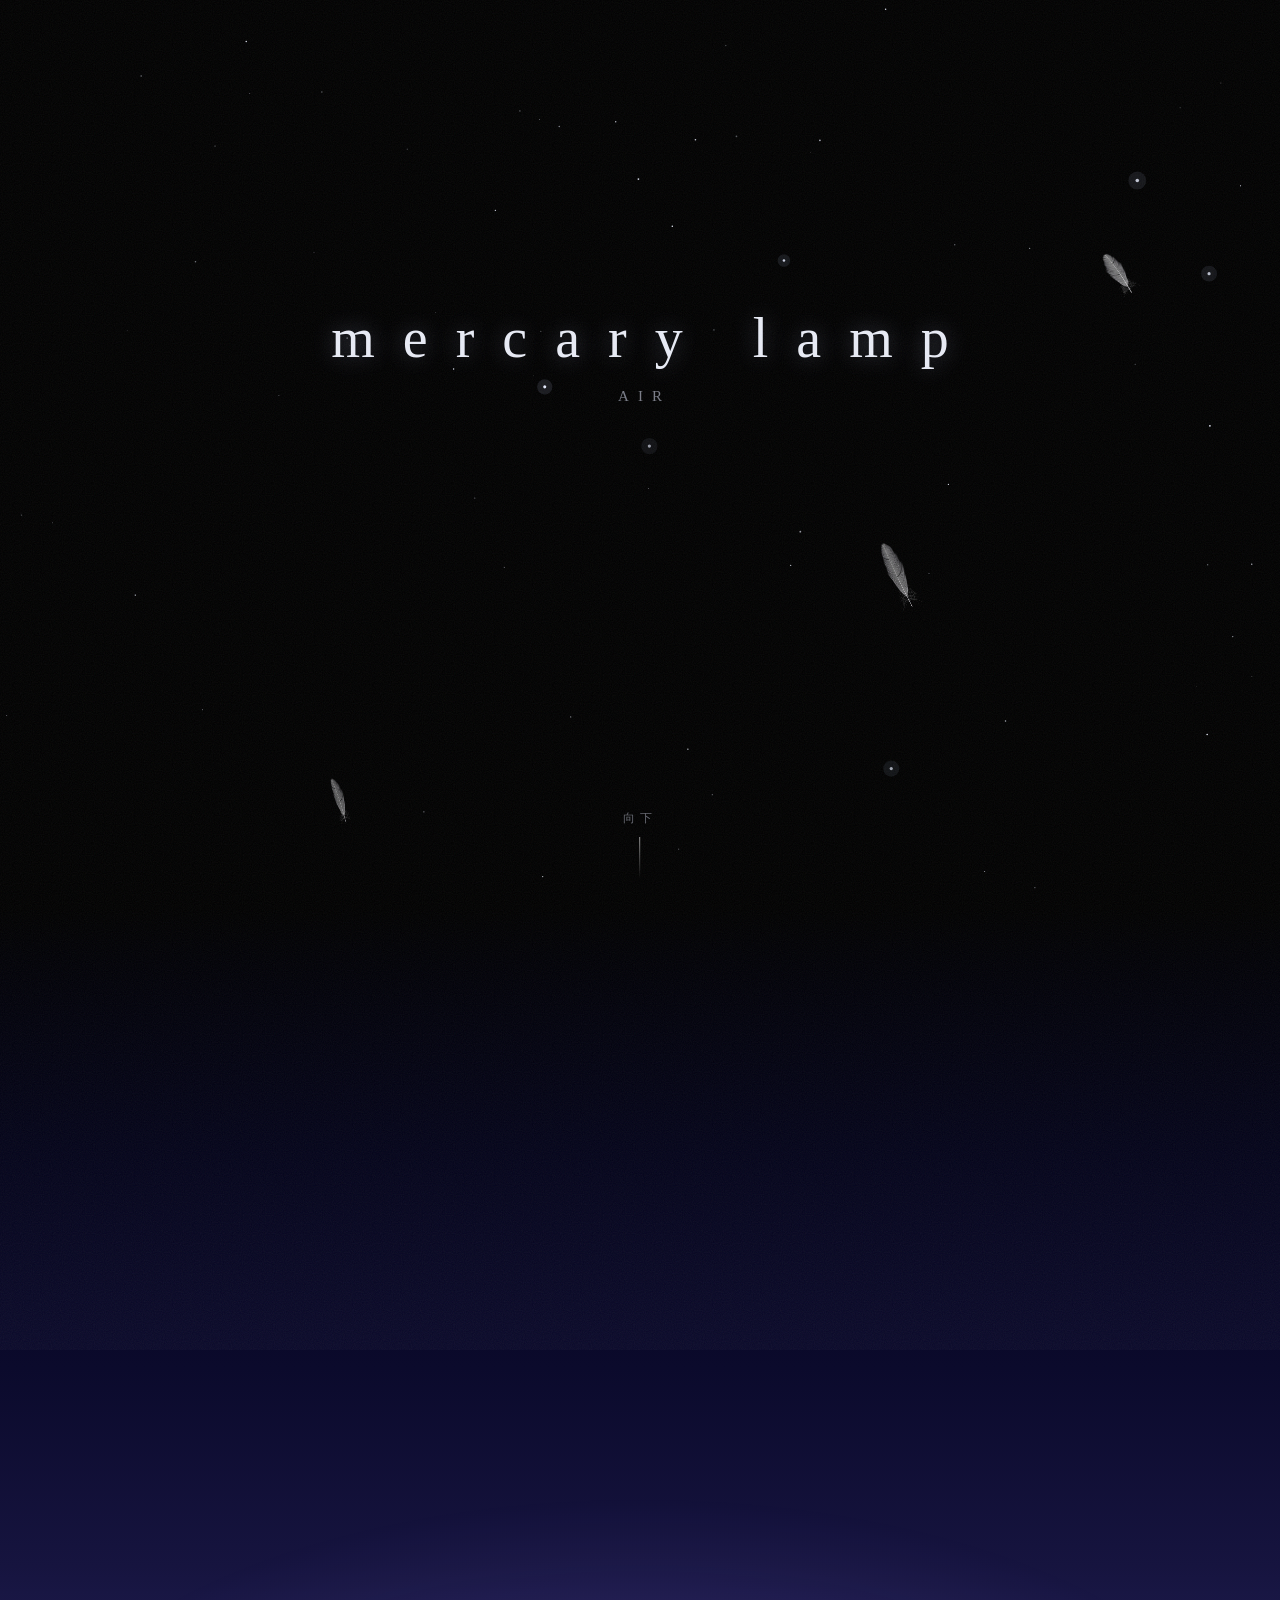
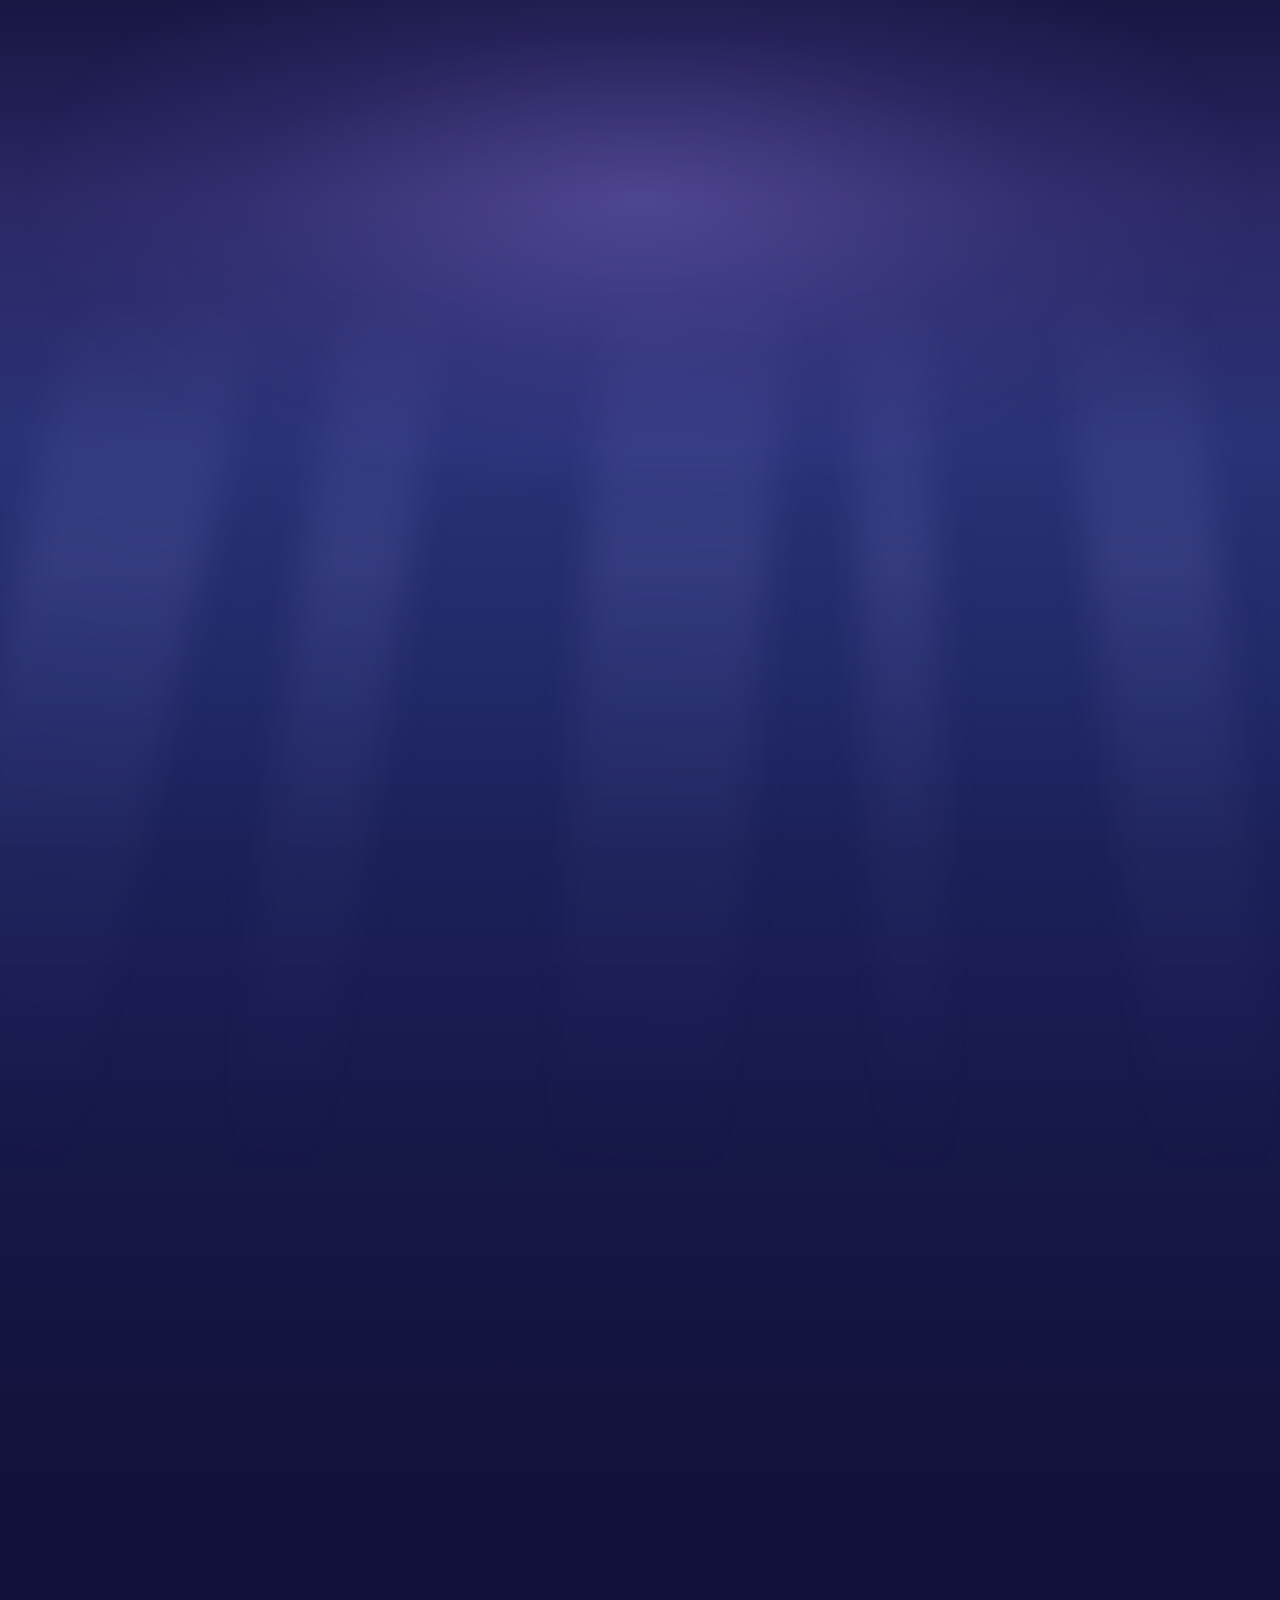
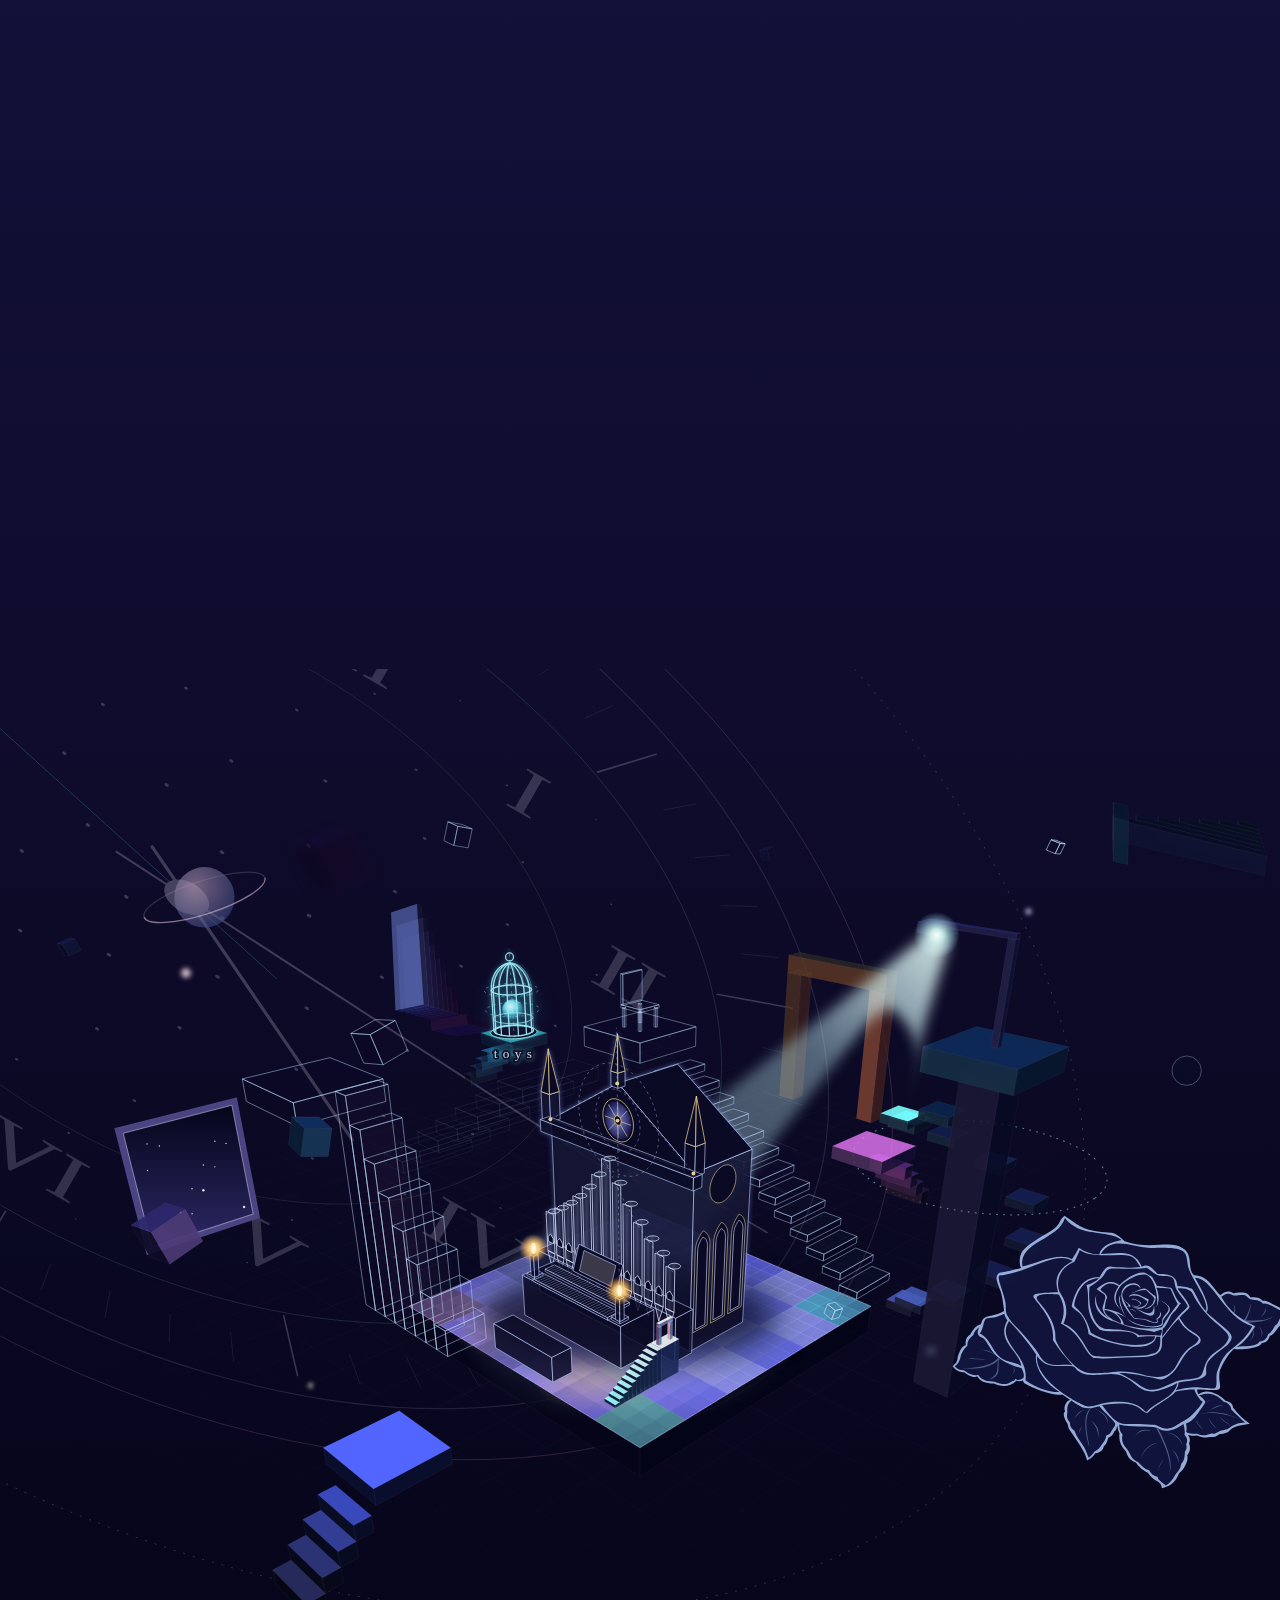
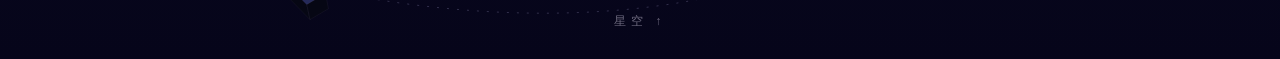
<file: index.html>
<!DOCTYPE html><html lang="zh-CN" data-astro-cid-lcdefpme><head><meta charset="utf-8"><meta name="viewport" content="width=device-width, initial-scale=1"><meta name="theme-color" content="#000000"><link rel="icon" type="image/svg+xml" href="/favicon.svg"><title>梦</title><link rel="stylesheet" href="/_astro/index.CpRTo77l.css"></head><body data-astro-cid-lcdefpme><canvas id="world" aria-hidden="true" data-astro-cid-lcdefpme></canvas><div class="grain" aria-hidden="true" data-astro-cid-lcdefpme></div><!-- 夜空 --><section class="sky" id="sky" data-astro-cid-lcdefpme><div class="title reveal" data-astro-cid-lcdefpme><h1 data-astro-cid-lcdefpme>mercary lamp</h1><p data-astro-cid-lcdefpme>AIR</p></div><div class="hint" aria-hidden="true" data-astro-cid-lcdefpme><span data-astro-cid-lcdefpme>向下</span><i data-astro-cid-lcdefpme></i></div><p class="whisper reveal" style="top: 128vh; left: 16vw;" data-astro-cid-lcdefpme></p><p class="whisper reveal" style="top: 168vh; right: 18vw;" data-astro-cid-lcdefpme></p></section><!-- 深海 --><section class="sea" id="sea" data-astro-cid-lcdefpme><div class="rays" aria-hidden="true" data-astro-cid-lcdefpme><i data-astro-cid-lcdefpme></i><i data-astro-cid-lcdefpme></i><i data-astro-cid-lcdefpme></i><i data-astro-cid-lcdefpme></i><i data-astro-cid-lcdefpme></i></div><p class="whisper reveal" style="top: 40vh; left: 20vw;" data-astro-cid-lcdefpme>沉寂</p><p class="whisper reveal" style="top: 105vh; right: 16vw;" data-astro-cid-lcdefpme>deep，down</p><p class="whisper reveal" style="top: 170vh; left: 26vw;" data-astro-cid-lcdefpme></p></section><!-- 海底的梦之房间 --><section class="bed" id="bed" data-astro-cid-lcdefpme><div class="orb o1" aria-hidden="true" data-astro-cid-lcdefpme></div><div class="orb o2" aria-hidden="true" data-astro-cid-lcdefpme></div><div class="orb o3" aria-hidden="true" data-astro-cid-lcdefpme></div><div class="orb o4" aria-hidden="true" data-astro-cid-lcdefpme></div><p class="room-title reveal" data-astro-cid-lcdefpme>往昔</p><div class="scene" data-astro-cid-lfxllqiz><svg viewBox="0 0 1440 900" aria-hidden="true" data-astro-cid-lfxllqiz><defs data-astro-cid-lfxllqiz><radialGradient id="gridFade" cx="50%" cy="66%" r="55%" data-astro-cid-lfxllqiz><stop offset="0" stop-color="#fff" stop-opacity="1" data-astro-cid-lfxllqiz></stop><stop offset="1" stop-color="#fff" stop-opacity="0" data-astro-cid-lfxllqiz></stop></radialGradient><mask id="gridMask" data-astro-cid-lfxllqiz><rect width="1440" height="900" fill="url(#gridFade)" data-astro-cid-lfxllqiz></rect></mask><linearGradient id="beam" x1="0" y1="0" x2="0" y2="1" data-astro-cid-lfxllqiz><stop offset="0" stop-color="#e9e2ff" stop-opacity="0" data-astro-cid-lfxllqiz></stop><stop offset="0.6" stop-color="#e9e2ff" stop-opacity="0.07" data-astro-cid-lfxllqiz></stop><stop offset="1" stop-color="#f3eaff" stop-opacity="0.16" data-astro-cid-lfxllqiz></stop></linearGradient><linearGradient id="colFade" x1="0" y1="0" x2="0" y2="1" data-astro-cid-lfxllqiz><stop offset="0" stop-color="#4d5f96" data-astro-cid-lfxllqiz></stop><stop offset="0.75" stop-color="#28305B" data-astro-cid-lfxllqiz></stop><stop offset="1" stop-color="#28305B" stop-opacity="0" data-astro-cid-lfxllqiz></stop></linearGradient><linearGradient id="lidG" x1="0" y1="0" x2="1" y2="1" data-astro-cid-lfxllqiz><stop offset="0" stop-color="#f4f0ff" data-astro-cid-lfxllqiz></stop><stop offset="1" stop-color="#c7bff0" data-astro-cid-lfxllqiz></stop></linearGradient><linearGradient id="winSky" x1="0" y1="0" x2="0" y2="1" data-astro-cid-lfxllqiz><stop offset="0" stop-color="#05051a" data-astro-cid-lfxllqiz></stop><stop offset="1" stop-color="#2c2865" data-astro-cid-lfxllqiz></stop></linearGradient><linearGradient id="mercury" gradientUnits="userSpaceOnUse" x1="1053.8" y1="192.5" x2="706.9" y2="616.6" data-astro-cid-lfxllqiz><stop offset="0" stop-color="#eafffb" stop-opacity="0.85" data-astro-cid-lfxllqiz></stop><stop offset="0.35" stop-color="#c4f8ff" stop-opacity="0.38" data-astro-cid-lfxllqiz></stop><stop offset="1" stop-color="#c9f6ff" stop-opacity="0.2" data-astro-cid-lfxllqiz></stop></linearGradient><radialGradient id="bulbGlow" data-astro-cid-lfxllqiz><stop offset="0" stop-color="#ffffff" data-astro-cid-lfxllqiz></stop><stop offset="0.25" stop-color="#d8fff6" stop-opacity="0.9" data-astro-cid-lfxllqiz></stop><stop offset="1" stop-color="#9ff0ff" stop-opacity="0" data-astro-cid-lfxllqiz></stop></radialGradient><linearGradient id="stoneG" x1="0" y1="0" x2="0" y2="1" data-astro-cid-lfxllqiz><stop offset="0" stop-color="#4a4680" data-astro-cid-lfxllqiz></stop><stop offset="1" stop-color="#1e1b44" data-astro-cid-lfxllqiz></stop></linearGradient><radialGradient id="roseGlow" cx="50%" cy="65%" r="70%" data-astro-cid-lfxllqiz><stop offset="0" stop-color="#fff2f8" data-astro-cid-lfxllqiz></stop><stop offset="0.35" stop-color="#ff9cc8" data-astro-cid-lfxllqiz></stop><stop offset="1" stop-color="#7a2a6a" data-astro-cid-lfxllqiz></stop></radialGradient><linearGradient id="goldG" x1="0" y1="0" x2="1" y2="1" data-astro-cid-lfxllqiz><stop offset="0" stop-color="#f3dc9a" data-astro-cid-lfxllqiz></stop><stop offset="0.5" stop-color="#a8843e" data-astro-cid-lfxllqiz></stop><stop offset="1" stop-color="#5b4520" data-astro-cid-lfxllqiz></stop></linearGradient><radialGradient id="mirrorGlow" cx="40%" cy="35%" r="75%" data-astro-cid-lfxllqiz><stop offset="0" stop-color="#f1ecff" data-astro-cid-lfxllqiz></stop><stop offset="0.45" stop-color="#a996f2" data-astro-cid-lfxllqiz></stop><stop offset="1" stop-color="#2c2370" data-astro-cid-lfxllqiz></stop></radialGradient><radialGradient id="orbGlow" cx="40%" cy="35%" r="65%" data-astro-cid-lfxllqiz><stop offset="0" stop-color="#ffffff" data-astro-cid-lfxllqiz></stop><stop offset="0.4" stop-color="#8af0ff" data-astro-cid-lfxllqiz></stop><stop offset="1" stop-color="#1a6f8a" stop-opacity="0.6" data-astro-cid-lfxllqiz></stop></radialGradient><linearGradient id="pipeG" x1="0" y1="0" x2="1" y2="0" data-astro-cid-lfxllqiz><stop offset="0" stop-color="#2a3160" data-astro-cid-lfxllqiz></stop><stop offset="0.32" stop-color="#9eabd8" data-astro-cid-lfxllqiz></stop><stop offset="0.45" stop-color="#e9eeff" data-astro-cid-lfxllqiz></stop><stop offset="0.7" stop-color="#5a6599" data-astro-cid-lfxllqiz></stop><stop offset="1" stop-color="#1b2048" data-astro-cid-lfxllqiz></stop></linearGradient><radialGradient id="organRoseG" data-astro-cid-lfxllqiz><stop offset="0" stop-color="#ffe6f2" data-astro-cid-lfxllqiz></stop><stop offset="0.5" stop-color="#7f8cf0" data-astro-cid-lfxllqiz></stop><stop offset="1" stop-color="#2b2d7a" data-astro-cid-lfxllqiz></stop></radialGradient><radialGradient id="flameG" data-astro-cid-lfxllqiz><stop offset="0" stop-color="#fff8e0" data-astro-cid-lfxllqiz></stop><stop offset="0.4" stop-color="#ffcf70" stop-opacity="0.9" data-astro-cid-lfxllqiz></stop><stop offset="1" stop-color="#ff9a3c" stop-opacity="0" data-astro-cid-lfxllqiz></stop></radialGradient><radialGradient id="poolMercury" data-astro-cid-lfxllqiz><stop offset="0" stop-color="#d8fbff" stop-opacity="0.32" data-astro-cid-lfxllqiz></stop><stop offset="0.55" stop-color="#9fe6f5" stop-opacity="0.12" data-astro-cid-lfxllqiz></stop><stop offset="1" stop-color="#9fe6f5" stop-opacity="0" data-astro-cid-lfxllqiz></stop></radialGradient><radialGradient id="poolCandle" data-astro-cid-lfxllqiz><stop offset="0" stop-color="#ffd59a" stop-opacity="0.45" data-astro-cid-lfxllqiz></stop><stop offset="1" stop-color="#ffb060" stop-opacity="0" data-astro-cid-lfxllqiz></stop></radialGradient><filter id="shadowSoft" x="-30%" y="-30%" width="160%" height="160%" data-astro-cid-lfxllqiz><feGaussianBlur stdDeviation="7" data-astro-cid-lfxllqiz></feGaussianBlur></filter><mask id="beamMask" maskUnits="userSpaceOnUse" x="0" y="0" width="1440" height="900" data-astro-cid-lfxllqiz><rect x="0" y="0" width="1440" height="900" fill="#fff" data-astro-cid-lfxllqiz></rect><polygon points="748.9,841.3 771.8,604.9 773.2,594.6 774.9,584.2 777.2,573.9 780.0,563.5 783.3,553.4 787.2,543.6 791.4,533.8 796.2,524.0 801.2,514.8 807.1,505.5 813.3,496.6 819.7,487.9 970.2,298.0 972.7,295.0 975.4,292.2 978.2,289.4 981.1,286.8 984.2,284.3 987.4,281.9 990.7,279.7 994.1,277.7 997.7,275.8 1001.3,274.1 1004.5,276.5 1007.5,279.0 1010.4,281.8 1013.2,284.6 1015.8,287.6 1018.3,290.7 1020.6,293.9 1022.8,297.2 1024.8,300.6 1026.6,304.1 1028.3,307.7 1029.7,311.3 1031.0,315.0 1032.1,318.8 1033.1,322.6 1033.8,326.4 1034.3,330.3 1034.7,334.1 1034.8,338.0 1034.8,341.9 1034.6,345.7 1034.2,349.5 998.9,632.1 967.3,872.6" fill="#000" filter="url(#shadowSoft)" data-astro-cid-lfxllqiz></polygon></mask><linearGradient id="mercuryRim" gradientUnits="userSpaceOnUse" x1="1044.5" y1="296.5" x2="944.2" y2="401.1" data-astro-cid-lfxllqiz><stop offset="0" stop-color="#eafcff" stop-opacity="1" data-astro-cid-lfxllqiz></stop><stop offset="0.45" stop-color="#b8f2ff" stop-opacity="0.55" data-astro-cid-lfxllqiz></stop><stop offset="1" stop-color="#b8f2ff" stop-opacity="0" data-astro-cid-lfxllqiz></stop></linearGradient><filter id="soft" x="-50%" y="-50%" width="200%" height="200%" data-astro-cid-lfxllqiz><feGaussianBlur stdDeviation="18" data-astro-cid-lfxllqiz></feGaussianBlur></filter><filter id="glow" x="-20%" y="-20%" width="140%" height="140%" data-astro-cid-lfxllqiz><feGaussianBlur stdDeviation="6" result="b" data-astro-cid-lfxllqiz></feGaussianBlur><feColorMatrix in="b" values="0 0 0 0 0.85  0 0 0 0 0.8  0 0 0 0 1  0 0 0 0.55 0" data-astro-cid-lfxllqiz></feColorMatrix><feMerge data-astro-cid-lfxllqiz><feMergeNode data-astro-cid-lfxllqiz></feMergeNode><feMergeNode in="SourceGraphic" data-astro-cid-lfxllqiz></feMergeNode></feMerge></filter></defs><!-- 背景：同心圆环和无尽延伸的网格 --><g mask="url(#gridMask)" data-astro-cid-lfxllqiz><path class="grid" d="M720.0 310.5L-319.2 610.0M720.0 310.5L1759.2 610.0M745.4 317.8L-307.4 632.3M694.6 317.8L1747.4 632.3M771.7 325.4L-294.7 656.1M668.3 325.4L1734.7 656.1M799.1 333.3L-281.3 681.5M640.9 333.3L1721.3 681.5M827.4 341.5L-266.9 708.7M612.6 341.5L1706.9 708.7M856.9 349.9L-251.4 737.8M583.1 349.9L1691.4 737.8M887.5 358.8L-234.8 769.1M552.5 358.8L1674.8 769.1M919.3 367.9L-216.9 802.9M520.7 367.9L1656.9 802.9M952.5 377.5L-197.6 839.4M487.5 377.5L1637.6 839.4M987.0 387.5L-176.6 879.0M453.0 387.5L1616.6 879.0M1023.1 397.8L-153.7 922.0M416.9 397.8L1593.7 922.0M1060.7 408.7L-128.8 969.1M379.3 408.7L1568.8 969.1M1100.0 420.0L-101.4 1020.7M340.0 420.0L1541.4 1020.7M1141.1 431.9L-71.3 1077.6M298.9 431.9L1511.3 1077.6M1184.1 444.3L-37.9 1140.5M255.9 444.3L1477.9 1140.5M1229.2 457.2L-0.7 1210.6M210.8 457.2L1440.7 1210.6M1276.5 470.9L40.9 1289.1M163.5 470.9L1399.1 1289.1M1326.2 485.2L87.9 1377.6M113.8 485.2L1352.1 1377.6M1378.4 500.3L141.2 1478.2M61.6 500.3L1298.8 1478.2M1433.5 516.1L202.4 1593.5M6.5 516.1L1237.6 1593.5M1491.5 532.8L273.2 1727.1M-51.5 532.8L1166.8 1727.1M1552.8 550.5L356.1 1883.5M-112.8 550.5L1083.9 1883.5M1617.6 569.2L454.7 2069.3M-177.6 569.2L985.3 2069.3M1686.3 589.0L573.6 2293.6M-246.3 589.0L866.4 2293.6M1759.2 610.0L720.0 2569.6M-319.2 610.0L720.0 2569.6" data-astro-cid-lfxllqiz></path></g><!-- 背景大钟：连同圆环和向日葵点阵一起，放大 φ²、转 π/6、压扁成 1/φ，圆心推到左上角外面，只露出一部分 --><g transform="translate(210 150) rotate(29.999999999999996) scale(1 0.6180) scale(2.6180) translate(-720 -430)" data-astro-cid-lfxllqiz><g class="rings" data-astro-cid-lfxllqiz><circle cx="720" cy="430" r="330" style="stroke:rgba(255,170,210,0.16)" data-astro-cid-lfxllqiz></circle><circle cx="720" cy="430" r="250" style="stroke:rgba(150,230,230,0.14)" data-astro-cid-lfxllqiz></circle><circle cx="720" cy="430" r="420" class="dash" data-astro-cid-lfxllqiz></circle><circle cx="720" cy="430" r="180" style="stroke:rgba(255,220,160,0.1)" data-astro-cid-lfxllqiz></circle></g><!-- 背景大钟：和圆环同心，指针走的是真实时间；钟面后面是向日葵点阵 --><g class="sunflower" data-astro-cid-lfxllqiz><circle cx="737.7" cy="430.0" r="1.11" data-astro-cid-lfxllqiz></circle><circle cx="697.4" cy="450.7" r="1.10" data-astro-cid-lfxllqiz></circle><circle cx="723.5" cy="390.6" r="1.10" data-astro-cid-lfxllqiz></circle><circle cx="748.5" cy="467.1" r="1.09" data-astro-cid-lfxllqiz></circle><circle cx="667.7" cy="420.8" r="1.08" data-astro-cid-lfxllqiz></circle><circle cx="769.5" cy="398.5" r="1.07" data-astro-cid-lfxllqiz></circle><circle cx="703.4" cy="491.6" r="1.06" data-astro-cid-lfxllqiz></circle><circle cx="688.4" cy="369.2" r="1.05" data-astro-cid-lfxllqiz></circle><circle cx="788.5" cy="455.0" r="1.05" data-astro-cid-lfxllqiz></circle><circle cx="648.7" cy="459.4" r="1.04" data-astro-cid-lfxllqiz></circle><circle cx="754.4" cy="356.6" r="1.03" data-astro-cid-lfxllqiz></circle><circle cx="745.4" cy="510.9" r="1.02" data-astro-cid-lfxllqiz></circle><circle cx="643.5" cy="385.7" r="1.01" data-astro-cid-lfxllqiz></circle><circle cx="809.8" cy="410.3" r="1.00" data-astro-cid-lfxllqiz></circle><circle cx="665.2" cy="507.9" r="1.00" data-astro-cid-lfxllqiz></circle><circle cx="707.3" cy="332.3" r="0.99" data-astro-cid-lfxllqiz></circle><circle cx="797.7" cy="495.5" r="0.98" data-astro-cid-lfxllqiz></circle><circle cx="615.4" cy="434.3" r="0.97" data-astro-cid-lfxllqiz></circle><circle cx="796.3" cy="354.1" r="0.96" data-astro-cid-lfxllqiz></circle><circle cx="714.9" cy="540.3" r="0.95" data-astro-cid-lfxllqiz></circle><circle cx="647.4" cy="343.0" r="0.95" data-astro-cid-lfxllqiz></circle><circle cx="835.0" cy="445.5" r="0.94" data-astro-cid-lfxllqiz></circle><circle cx="622.6" cy="497.8" r="0.93" data-astro-cid-lfxllqiz></circle><circle cx="746.6" cy="311.7" r="0.92" data-astro-cid-lfxllqiz></circle><circle cx="781.6" cy="537.4" r="0.91" data-astro-cid-lfxllqiz></circle><circle cx="599.7" cy="391.6" r="0.90" data-astro-cid-lfxllqiz></circle><circle cx="836.9" cy="376.0" r="0.90" data-astro-cid-lfxllqiz></circle><circle cx="669.4" cy="551.0" r="0.89" data-astro-cid-lfxllqiz></circle><circle cx="674.8" cy="304.3" r="0.88" data-astro-cid-lfxllqiz></circle><circle cx="840.3" cy="493.2" r="0.87" data-astro-cid-lfxllqiz></circle><circle cx="586.4" cy="465.2" r="0.86" data-astro-cid-lfxllqiz></circle><circle cx="795.9" cy="311.9" r="0.85" data-astro-cid-lfxllqiz></circle><circle cx="744.2" cy="570.6" r="0.85" data-astro-cid-lfxllqiz></circle><circle cx="605.5" cy="341.3" r="0.84" data-astro-cid-lfxllqiz></circle><circle cx="866.4" cy="417.9" r="0.83" data-astro-cid-lfxllqiz></circle><circle cx="618.8" cy="539.4" r="0.82" data-astro-cid-lfxllqiz></circle><circle cx="720.7" cy="278.9" r="0.81" data-astro-cid-lfxllqiz></circle><circle cx="822.9" cy="543.5" r="0.80" data-astro-cid-lfxllqiz></circle><circle cx="565.4" cy="415.7" r="0.80" data-astro-cid-lfxllqiz></circle><circle cx="845.2" cy="334.9" r="0.79" data-astro-cid-lfxllqiz></circle><circle cx="691.5" cy="586.6" r="0.78" data-astro-cid-lfxllqiz></circle><circle cx="634.2" cy="293.6" r="0.77" data-astro-cid-lfxllqiz></circle><circle cx="877.3" cy="473.1" r="0.76" data-astro-cid-lfxllqiz></circle><circle cx="573.2" cy="505.3" r="0.75" data-astro-cid-lfxllqiz></circle><circle cx="778.0" cy="273.5" r="0.75" data-astro-cid-lfxllqiz></circle><circle cx="783.6" cy="586.3" r="0.74" data-astro-cid-lfxllqiz></circle><circle cx="565.8" cy="356.9" r="0.73" data-astro-cid-lfxllqiz></circle><circle cx="884.8" cy="379.2" r="0.72" data-astro-cid-lfxllqiz></circle><circle cx="631.9" cy="580.3" r="0.71" data-astro-cid-lfxllqiz></circle><circle cx="683.0" cy="257.9" r="0.70" data-astro-cid-lfxllqiz></circle><circle cx="864.9" cy="532.9" r="0.70" data-astro-cid-lfxllqiz></circle><circle cx="541.9" cy="452.2" r="0.69" data-astro-cid-lfxllqiz></circle><circle cx="837.5" cy="292.0" r="0.68" data-astro-cid-lfxllqiz></circle><circle cx="726.7" cy="612.9" r="0.67" data-astro-cid-lfxllqiz></circle><circle cx="590.4" cy="298.5" r="0.66" data-astro-cid-lfxllqiz></circle><circle cx="906.1" cy="439.5" r="0.65" data-astro-cid-lfxllqiz></circle><circle cx="575.0" cy="549.8" r="0.65" data-astro-cid-lfxllqiz></circle><circle cx="746.2" cy="242.1" r="0.64" data-astro-cid-lfxllqiz></circle><circle cx="828.5" cy="587.6" r="0.63" data-astro-cid-lfxllqiz></circle><circle cx="532.0" cy="386.7" r="0.62" data-astro-cid-lfxllqiz></circle><circle cx="889.3" cy="334.1" r="0.61" data-astro-cid-lfxllqiz></circle><circle cx="659.5" cy="616.6" r="0.60" data-astro-cid-lfxllqiz></circle><circle cx="637.9" cy="250.1" r="0.60" data-astro-cid-lfxllqiz></circle><circle cx="903.5" cy="507.9" r="0.59" data-astro-cid-lfxllqiz></circle><circle cx="530.6" cy="497.1" r="0.58" data-astro-cid-lfxllqiz></circle><circle cx="815.1" cy="251.2" r="0.57" data-astro-cid-lfxllqiz></circle><circle cx="771.0" cy="627.5" r="0.56" data-astro-cid-lfxllqiz></circle><circle cx="547.7" cy="318.0" r="0.55" data-astro-cid-lfxllqiz></circle><circle cx="924.2" cy="395.9" r="0.55" data-astro-cid-lfxllqiz></circle><circle cx="591.5" cy="594.3" r="0.54" data-astro-cid-lfxllqiz></circle><circle cx="703.7" cy="220.6" r="0.53" data-astro-cid-lfxllqiz></circle><circle cx="874.6" cy="574.4" r="0.52" data-astro-cid-lfxllqiz></circle><circle cx="507.0" cy="427.9" r="0.51" data-astro-cid-lfxllqiz></circle><circle cx="879.5" cy="286.7" r="0.50" data-astro-cid-lfxllqiz></circle><circle cx="699.0" cy="644.9" r="0.50" data-astro-cid-lfxllqiz></circle><circle cx="589.4" cy="256.2" r="0.49" data-astro-cid-lfxllqiz></circle><circle cx="935.1" cy="470.2" r="0.48" data-astro-cid-lfxllqiz></circle><circle cx="533.0" cy="546.4" r="0.47" data-astro-cid-lfxllqiz></circle><circle cx="779.6" cy="216.5" r="0.46" data-astro-cid-lfxllqiz></circle><circle cx="820.9" cy="628.9" r="0.45" data-astro-cid-lfxllqiz></circle><circle cx="509.9" cy="351.0" r="0.45" data-astro-cid-lfxllqiz></circle><circle cx="929.6" cy="345.9" r="0.44" data-astro-cid-lfxllqiz></circle><circle cx="621.7" cy="634.9" r="0.43" data-astro-cid-lfxllqiz></circle><circle cx="653.7" cy="211.2" r="0.42" data-astro-cid-lfxllqiz></circle><circle cx="917.8" cy="547.2" r="0.41" data-astro-cid-lfxllqiz></circle><circle cx="493.6" cy="477.5" r="0.40" data-astro-cid-lfxllqiz></circle><circle cx="855.7" cy="241.0" r="0.40" data-astro-cid-lfxllqiz></circle><circle cx="747.8" cy="662.3" r="0.39" data-astro-cid-lfxllqiz></circle><circle cx="541.5" cy="276.6" r="0.38" data-astro-cid-lfxllqiz></circle></g><g transform="translate(720 430)" class="clock big" data-astro-cid-smylvfya><circle r="300" class="clockFace" style="stroke-width:1.2" data-astro-cid-smylvfya></circle><line x1="0" y1="-252" x2="0" y2="-288" class="tick major" style="stroke-width:1.6" data-astro-cid-smylvfya></line><line x1="28.222685082266434" y1="-268.52091174943376" x2="30.104197421084194" y2="-286.4223058660627" class="tick" style="stroke-width:0.8" data-astro-cid-smylvfya></line><line x1="56.13615652079501" y1="-264.09985219812756" x2="59.878566955514685" y2="-281.70650901133604" class="tick" style="stroke-width:0.8" data-astro-cid-smylvfya></line><line x1="83.43458848123579" y1="-256.7852593996914" x2="88.99689437998485" y2="-273.9042766930042" class="tick" style="stroke-width:0.8" data-astro-cid-smylvfya></line><line x1="109.81889363046604" y1="-246.65727356350223" x2="117.14015320583044" y2="-263.10109180106906" class="tick" style="stroke-width:0.8" data-astro-cid-smylvfya></line><line x1="125.99999999999999" y1="-218.23840175367854" x2="143.99999999999997" y2="-249.41531628991834" class="tick major" style="stroke-width:1.6" data-astro-cid-smylvfya></line><line x1="158.70201811896774" y1="-218.4345884812358" x2="169.28215266023227" y2="-232.99689437998487" class="tick" style="stroke-width:0.8" data-astro-cid-smylvfya></line><line x1="180.66526371689173" y1="-200.64910287889646" x2="192.70961463135117" y2="-214.02570973748954" class="tick" style="stroke-width:0.8" data-astro-cid-smylvfya></line><line x1="200.64910287889646" y1="-180.66526371689173" x2="214.02570973748954" y2="-192.70961463135117" class="tick" style="stroke-width:0.8" data-astro-cid-smylvfya></line><line x1="218.4345884812358" y1="-158.70201811896774" x2="232.99689437998487" y2="-169.28215266023227" class="tick" style="stroke-width:0.8" data-astro-cid-smylvfya></line><line x1="218.23840175367852" y1="-126.00000000000003" x2="249.4153162899183" y2="-144.00000000000003" class="tick major" style="stroke-width:1.6" data-astro-cid-smylvfya></line><line x1="246.65727356350223" y1="-109.8188936304661" x2="263.10109180106906" y2="-117.1401532058305" class="tick" style="stroke-width:0.8" data-astro-cid-smylvfya></line><line x1="256.7852593996914" y1="-83.4345884812358" x2="273.9042766930042" y2="-88.99689437998487" class="tick" style="stroke-width:0.8" data-astro-cid-smylvfya></line><line x1="264.09985219812756" y1="-56.13615652079499" x2="281.70650901133604" y2="-59.87856695551466" class="tick" style="stroke-width:0.8" data-astro-cid-smylvfya></line><line x1="268.52091174943376" y1="-28.222685082266434" x2="286.4223058660627" y2="-30.104197421084194" class="tick" style="stroke-width:0.8" data-astro-cid-smylvfya></line><line x1="252" y1="-1.543054966925665e-14" x2="288" y2="-1.7634913907721887e-14" class="tick major" style="stroke-width:1.6" data-astro-cid-smylvfya></line><line x1="268.5209117494338" y1="28.2226850822664" x2="286.42230586606274" y2="30.10419742108416" class="tick" style="stroke-width:0.8" data-astro-cid-smylvfya></line><line x1="264.09985219812756" y1="56.13615652079496" x2="281.70650901133604" y2="59.87856695551463" class="tick" style="stroke-width:0.8" data-astro-cid-smylvfya></line><line x1="256.7852593996915" y1="83.43458848123578" x2="273.90427669300425" y2="88.99689437998484" class="tick" style="stroke-width:0.8" data-astro-cid-smylvfya></line><line x1="246.65727356350226" y1="109.81889363046602" x2="263.10109180106906" y2="117.14015320583043" class="tick" style="stroke-width:0.8" data-astro-cid-smylvfya></line><line x1="218.23840175367854" y1="125.99999999999994" x2="249.41531628991834" y2="143.99999999999994" class="tick major" style="stroke-width:1.6" data-astro-cid-smylvfya></line><line x1="218.4345884812358" y1="158.70201811896771" x2="232.99689437998487" y2="169.28215266023224" class="tick" style="stroke-width:0.8" data-astro-cid-smylvfya></line><line x1="200.6491028788965" y1="180.66526371689164" x2="214.0257097374896" y2="192.7096146313511" class="tick" style="stroke-width:0.8" data-astro-cid-smylvfya></line><line x1="180.66526371689167" y1="200.64910287889649" x2="192.70961463135112" y2="214.02570973748956" class="tick" style="stroke-width:0.8" data-astro-cid-smylvfya></line><line x1="158.70201811896777" y1="218.43458848123578" x2="169.2821526602323" y2="232.99689437998484" class="tick" style="stroke-width:0.8" data-astro-cid-smylvfya></line><line x1="125.99999999999999" y1="218.23840175367854" x2="143.99999999999997" y2="249.41531628991834" class="tick major" style="stroke-width:1.6" data-astro-cid-smylvfya></line><line x1="109.81889363046601" y1="246.65727356350226" x2="117.14015320583042" y2="263.10109180106906" class="tick" style="stroke-width:0.8" data-astro-cid-smylvfya></line><line x1="83.43458848123582" y1="256.7852593996914" x2="88.99689437998488" y2="273.9042766930042" class="tick" style="stroke-width:0.8" data-astro-cid-smylvfya></line><line x1="56.13615652079501" y1="264.09985219812756" x2="59.878566955514685" y2="281.70650901133604" class="tick" style="stroke-width:0.8" data-astro-cid-smylvfya></line><line x1="28.22268508226651" y1="268.52091174943376" x2="30.104197421084276" y2="286.4223058660627" class="tick" style="stroke-width:0.8" data-astro-cid-smylvfya></line><line x1="3.08610993385133e-14" y1="252" x2="3.5269827815443773e-14" y2="288" class="tick major" style="stroke-width:1.6" data-astro-cid-smylvfya></line><line x1="-28.222685082266445" y1="268.52091174943376" x2="-30.10419742108421" y2="286.4223058660627" class="tick" style="stroke-width:0.8" data-astro-cid-smylvfya></line><line x1="-56.13615652079495" y1="264.09985219812756" x2="-59.878566955514614" y2="281.70650901133604" class="tick" style="stroke-width:0.8" data-astro-cid-smylvfya></line><line x1="-83.43458848123589" y1="256.7852593996914" x2="-88.99689437998495" y2="273.9042766930042" class="tick" style="stroke-width:0.8" data-astro-cid-smylvfya></line><line x1="-109.81889363046595" y1="246.6572735635023" x2="-117.14015320583034" y2="263.1010918010691" class="tick" style="stroke-width:0.8" data-astro-cid-smylvfya></line><line x1="-126.00000000000003" y1="218.23840175367852" x2="-144.00000000000003" y2="249.4153162899183" class="tick major" style="stroke-width:1.6" data-astro-cid-smylvfya></line><line x1="-158.70201811896771" y1="218.4345884812358" x2="-169.28215266023224" y2="232.99689437998487" class="tick" style="stroke-width:0.8" data-astro-cid-smylvfya></line><line x1="-180.66526371689173" y1="200.64910287889646" x2="-192.70961463135117" y2="214.02570973748954" class="tick" style="stroke-width:0.8" data-astro-cid-smylvfya></line><line x1="-200.64910287889637" y1="180.6652637168918" x2="-214.02570973748948" y2="192.70961463135123" class="tick" style="stroke-width:0.8" data-astro-cid-smylvfya></line><line x1="-218.43458848123578" y1="158.70201811896777" x2="-232.99689437998484" y2="169.2821526602323" class="tick" style="stroke-width:0.8" data-astro-cid-smylvfya></line><line x1="-218.2384017536785" y1="126.00000000000011" x2="-249.41531628991828" y2="144.0000000000001" class="tick major" style="stroke-width:1.6" data-astro-cid-smylvfya></line><line x1="-246.65727356350226" y1="109.81889363046602" x2="-263.10109180106906" y2="117.14015320583043" class="tick" style="stroke-width:0.8" data-astro-cid-smylvfya></line><line x1="-256.7852593996914" y1="83.43458848123583" x2="-273.9042766930042" y2="88.9968943799849" class="tick" style="stroke-width:0.8" data-astro-cid-smylvfya></line><line x1="-264.0998521981275" y1="56.13615652079514" x2="-281.706509011336" y2="59.87856695551482" class="tick" style="stroke-width:0.8" data-astro-cid-smylvfya></line><line x1="-268.52091174943376" y1="28.222685082266644" x2="-286.4223058660627" y2="30.104197421084418" class="tick" style="stroke-width:0.8" data-astro-cid-smylvfya></line><line x1="-252" y1="4.629164900776995e-14" x2="-288" y2="5.2904741723165653e-14" class="tick major" style="stroke-width:1.6" data-astro-cid-smylvfya></line><line x1="-268.52091174943376" y1="-28.222685082266544" x2="-286.4223058660627" y2="-30.104197421084315" class="tick" style="stroke-width:0.8" data-astro-cid-smylvfya></line><line x1="-264.0998521981275" y1="-56.13615652079505" x2="-281.706509011336" y2="-59.878566955514714" class="tick" style="stroke-width:0.8" data-astro-cid-smylvfya></line><line x1="-256.7852593996915" y1="-83.43458848123575" x2="-273.90427669300425" y2="-88.99689437998481" class="tick" style="stroke-width:0.8" data-astro-cid-smylvfya></line><line x1="-246.6572735635023" y1="-109.81889363046594" x2="-263.1010918010691" y2="-117.14015320583033" class="tick" style="stroke-width:0.8" data-astro-cid-smylvfya></line><line x1="-218.23840175367852" y1="-126.00000000000003" x2="-249.4153162899183" y2="-144.00000000000003" class="tick major" style="stroke-width:1.6" data-astro-cid-smylvfya></line><line x1="-218.43458848123583" y1="-158.7020181189677" x2="-232.9968943799849" y2="-169.2821526602322" class="tick" style="stroke-width:0.8" data-astro-cid-smylvfya></line><line x1="-200.64910287889637" y1="-180.6652637168918" x2="-214.02570973748948" y2="-192.70961463135123" class="tick" style="stroke-width:0.8" data-astro-cid-smylvfya></line><line x1="-180.66526371689187" y1="-200.6491028788963" x2="-192.70961463135134" y2="-214.0257097374894" class="tick" style="stroke-width:0.8" data-astro-cid-smylvfya></line><line x1="-158.7020181189678" y1="-218.43458848123578" x2="-169.28215266023233" y2="-232.99689437998484" class="tick" style="stroke-width:0.8" data-astro-cid-smylvfya></line><line x1="-126.00000000000011" y1="-218.23840175367846" x2="-144.0000000000001" y2="-249.41531628991825" class="tick major" style="stroke-width:1.6" data-astro-cid-smylvfya></line><line x1="-109.81889363046604" y1="-246.65727356350226" x2="-117.14015320583044" y2="-263.10109180106906" class="tick" style="stroke-width:0.8" data-astro-cid-smylvfya></line><line x1="-83.43458848123586" y1="-256.7852593996914" x2="-88.99689437998491" y2="-273.9042766930042" class="tick" style="stroke-width:0.8" data-astro-cid-smylvfya></line><line x1="-56.13615652079516" y1="-264.0998521981275" x2="-59.87856695551484" y2="-281.706509011336" class="tick" style="stroke-width:0.8" data-astro-cid-smylvfya></line><line x1="-28.22268508226666" y1="-268.52091174943376" x2="-30.10419742108444" y2="-286.4223058660627" class="tick" style="stroke-width:0.8" data-astro-cid-smylvfya></line><text x="0" y="-210" class="numeral" style="font-size:45px" data-astro-cid-smylvfya>XII</text><text x="104.99999999999997" y="-181.86533479473212" class="numeral" style="font-size:45px" data-astro-cid-smylvfya>I</text><text x="181.86533479473212" y="-105.00000000000001" class="numeral" style="font-size:45px" data-astro-cid-smylvfya>II</text><text x="210" y="-1.2858791391047208e-14" class="numeral" style="font-size:45px" data-astro-cid-smylvfya>III</text><text x="181.86533479473212" y="104.99999999999996" class="numeral" style="font-size:45px" data-astro-cid-smylvfya>IV</text><text x="104.99999999999997" y="181.86533479473212" class="numeral" style="font-size:45px" data-astro-cid-smylvfya>V</text><text x="2.5717582782094416e-14" y="210" class="numeral" style="font-size:45px" data-astro-cid-smylvfya>VI</text><text x="-105.00000000000001" y="181.86533479473212" class="numeral" style="font-size:45px" data-astro-cid-smylvfya>VII</text><text x="-181.86533479473206" y="105.0000000000001" class="numeral" style="font-size:45px" data-astro-cid-smylvfya>VIII</text><text x="-210" y="3.857637417314162e-14" class="numeral" style="font-size:45px" data-astro-cid-smylvfya>IX</text><text x="-181.86533479473212" y="-105.00000000000001" class="numeral" style="font-size:45px" data-astro-cid-smylvfya>X</text><text x="-105.0000000000001" y="-181.86533479473204" class="numeral" style="font-size:45px" data-astro-cid-smylvfya>XI</text><line data-hand="h" x1="0" y1="30" x2="0" y2="-144" class="hand hour" style="stroke-width:3.2" data-astro-cid-smylvfya></line><line data-hand="m" x1="0" y1="36" x2="0" y2="-222" class="hand minute" style="stroke-width:2" data-astro-cid-smylvfya></line><line data-hand="s" x1="0" y1="54" x2="0" y2="-258" class="hand second" style="stroke-width:1" data-astro-cid-smylvfya></line><circle r="10.500000000000002" class="pin" data-astro-cid-smylvfya></circle></g></g><!-- 远景：巨大的楼梯，淡淡地隐在背后 --><g class="giant morph" data-astro-cid-lfxllqiz><polygon points="433.6,450.3 454.3,460.4 452.8,447.6 432.0,437.7" class="hue fl" style="fill:rgb(5,6,16);opacity:0.38" data-astro-cid-lfxllqiz></polygon><polygon points="531.5,434.7 454.3,460.4 452.8,447.6 530.5,422.5" class="hue fr" style="fill:rgb(6,7,18);opacity:0.38" data-astro-cid-lfxllqiz></polygon><polygon points="509.3,413.5 530.5,422.5 452.8,447.6 432.0,437.7" class="hue tp" style="fill:rgb(9,12,32);opacity:0.38" data-astro-cid-lfxllqiz></polygon><polygon points="451.8,439.1 473.5,449.2 472.1,436.1 450.3,426.1" class="hue fl" style="fill:rgb(5,6,17);opacity:0.38" data-astro-cid-lfxllqiz></polygon><polygon points="551.9,423.4 473.5,449.2 472.1,436.1 551.0,410.8" class="hue fr" style="fill:rgb(7,7,20);opacity:0.38" data-astro-cid-lfxllqiz></polygon><polygon points="528.8,401.7 551.0,410.8 472.1,436.1 450.3,426.1" class="hue tp" style="fill:rgb(10,11,35);opacity:0.38" data-astro-cid-lfxllqiz></polygon><polygon points="471.1,427.2 493.8,437.4 492.5,423.8 469.7,413.8" class="hue fl" style="fill:rgb(6,6,19);opacity:0.38" data-astro-cid-lfxllqiz></polygon><polygon points="573.4,411.5 493.8,437.4 492.5,423.8 572.6,398.4" class="hue fr" style="fill:rgb(8,7,22);opacity:0.38" data-astro-cid-lfxllqiz></polygon><polygon points="549.4,389.4 572.6,398.4 492.5,423.8 469.7,413.8" class="hue tp" style="fill:rgb(11,11,37);opacity:0.38" data-astro-cid-lfxllqiz></polygon><polygon points="491.6,414.7 515.4,424.9 514.1,410.8 490.2,400.8" class="hue fl" style="fill:rgb(7,6,20);opacity:0.38" data-astro-cid-lfxllqiz></polygon><polygon points="596.2,398.9 515.4,424.9 514.1,410.8 595.4,385.3" class="hue fr" style="fill:rgb(9,7,24);opacity:0.38" data-astro-cid-lfxllqiz></polygon><polygon points="571.2,376.3 595.4,385.3 514.1,410.8 490.2,400.8" class="hue tp" style="fill:rgb(12,12,40);opacity:0.38" data-astro-cid-lfxllqiz></polygon><polygon points="513.3,401.4 538.3,411.7 537.1,397.0 512.0,387.0" class="hue fl" style="fill:rgb(8,6,22);opacity:0.38" data-astro-cid-lfxllqiz></polygon><polygon points="620.3,385.5 538.3,411.7 537.1,397.0 619.7,371.5" class="hue fr" style="fill:rgb(11,8,26);opacity:0.38" data-astro-cid-lfxllqiz></polygon><polygon points="594.2,362.4 619.7,371.5 537.1,397.0 512.0,387.0" class="hue tp" style="fill:rgb(14,12,44);opacity:0.38" data-astro-cid-lfxllqiz></polygon><polygon points="536.3,387.2 562.6,397.5 561.6,382.3 535.2,372.3" class="hue fl" style="fill:rgb(11,7,25);opacity:0.38" data-astro-cid-lfxllqiz></polygon><polygon points="645.8,371.3 562.6,397.5 561.6,382.3 645.4,356.8" class="hue fr" style="fill:rgb(13,8,29);opacity:0.38" data-astro-cid-lfxllqiz></polygon><polygon points="618.6,347.8 645.4,356.8 561.6,382.3 535.2,372.3" class="hue tp" style="fill:rgb(16,13,48);opacity:0.38" data-astro-cid-lfxllqiz></polygon><polygon points="560.9,372.1 588.6,382.5 587.7,366.7 559.9,356.6" class="hue fl" style="fill:rgb(14,8,30);opacity:0.38" data-astro-cid-lfxllqiz></polygon><polygon points="673.0,356.3 588.6,382.5 587.7,366.7 672.7,341.2" class="hue fr" style="fill:rgb(16,8,31);opacity:0.38" data-astro-cid-lfxllqiz></polygon><polygon points="644.6,332.2 672.7,341.2 587.7,366.7 559.9,356.6" class="hue tp" style="fill:rgb(19,14,53);opacity:0.38" data-astro-cid-lfxllqiz></polygon></g><!-- 平台背后的彩色光晕 --><!-- 右下角：玫瑰身后淡淡的蓝光 --><!-- 漂浮的球 --><g class="float morph" style="animation-delay:0s" data-astro-cid-lfxllqiz><defs data-astro-cid-lfxllqiz><radialGradient id="sph0" cx="35%" cy="30%" r="75%" data-astro-cid-lfxllqiz><stop offset="0" stop-color="#c9a9c2" data-astro-cid-lfxllqiz></stop><stop offset="1" stop-color="#3e4a86" data-astro-cid-lfxllqiz></stop></radialGradient></defs><ellipse cx="230" cy="150" rx="71.4" ry="18.700000000000003" class="planetRing back" transform="rotate(-18 230 150)" data-astro-cid-lfxllqiz></ellipse><circle cx="230" cy="150" r="34" fill="url(#sph0)" class="sphere" data-astro-cid-lfxllqiz></circle><path d="M158.6 150 A71.4 18.700000000000003 0 0 0 301.4 150" class="planetRing" transform="rotate(-18 230 150)" data-astro-cid-lfxllqiz></path></g><g class="float morph" style="animation-delay:-3.5s" data-astro-cid-lfxllqiz><defs data-astro-cid-lfxllqiz><radialGradient id="sph1" cx="35%" cy="30%" r="75%" data-astro-cid-lfxllqiz><stop offset="0" stop-color="#a9dbe4" data-astro-cid-lfxllqiz></stop><stop offset="1" stop-color="#23707f" data-astro-cid-lfxllqiz></stop></radialGradient></defs><circle cx="1335" cy="345" r="16.51952123972595" fill="url(#sph1)" class="sphere" data-astro-cid-lfxllqiz></circle></g><!-- 远处：拱门、窗、倒置与侧翻的楼梯 --><g class="float slow morph" data-astro-cid-lfxllqiz><polygon points="876.9,373.1 891.4,377.4 901.5,238.0 886.1,234.7" class="hue fl" style="fill:rgb(84,54,33);opacity:0.68" data-astro-cid-lfxllqiz></polygon><polygon points="902.7,373.1 891.4,377.4 901.5,238.0 913.4,234.7" class="hue fr" style="fill:rgb(66,35,28);opacity:0.68" data-astro-cid-lfxllqiz></polygon><polygon points="898.0,231.5 913.4,234.7 901.5,238.0 886.1,234.7" class="hue tp" style="fill:rgb(38,36,33);opacity:0.68" data-astro-cid-lfxllqiz></polygon><polygon points="963.4,398.9 979.5,403.8 995.8,257.8 978.5,254.1" class="hue fl" style="fill:rgb(141,74,52);opacity:0.73" data-astro-cid-lfxllqiz></polygon><polygon points="990.7,398.9 979.5,403.8 995.8,257.8 1007.5,254.1" class="hue fr" style="fill:rgb(69,35,29);opacity:0.73" data-astro-cid-lfxllqiz></polygon><polygon points="990.2,250.6 1007.5,254.1 995.8,257.8 978.5,254.1" class="hue tp" style="fill:rgb(38,36,33);opacity:0.73" data-astro-cid-lfxllqiz></polygon><polygon points="886.1,234.7 995.8,257.8 998.2,236.7 887.4,214.9" class="hue fl" style="fill:rgb(103,62,37);opacity:0.73" data-astro-cid-lfxllqiz></polygon><polygon points="1007.5,254.1 995.8,257.8 998.2,236.7 1009.9,233.3" class="hue fr" style="fill:rgb(61,35,27);opacity:0.73" data-astro-cid-lfxllqiz></polygon><polygon points="899.4,211.8 1009.9,233.3 998.2,236.7 887.4,214.9" class="hue tp" style="fill:rgb(46,43,36);opacity:0.73" data-astro-cid-lfxllqiz></polygon></g><g class="float morph" style="animation-delay:-4s" data-astro-cid-lfxllqiz><polygon points="292.4,510.5 165.2,552.5 128.8,409.9 266.3,375.1" class="pale fl" data-astro-cid-lfxllqiz></polygon><polygon points="284.8,506.3 170.8,543.5 138.6,415.3 260.8,383.9" fill="url(#winSky)" data-astro-cid-lfxllqiz></polygon><circle cx="274.6" cy="498.3" r="1.4" class="star" data-astro-cid-lfxllqiz></circle><circle cx="241.7" cy="424.5" r="0.8" class="star" data-astro-cid-lfxllqiz></circle><circle cx="228.8" cy="451.1" r="0.8" class="star" data-astro-cid-lfxllqiz></circle><circle cx="216" cy="477.8" r="0.8" class="star" data-astro-cid-lfxllqiz></circle><circle cx="203.2" cy="504.4" r="1.4" class="star" data-astro-cid-lfxllqiz></circle><circle cx="165.4" cy="427.4" r="0.8" class="star" data-astro-cid-lfxllqiz></circle><circle cx="254.3" cy="426.8" r="0.8" class="star" data-astro-cid-lfxllqiz></circle><circle cx="241.6" cy="453.2" r="0.8" class="star" data-astro-cid-lfxllqiz></circle><circle cx="228.8" cy="479.6" r="1.4" class="star" data-astro-cid-lfxllqiz></circle><circle cx="216.1" cy="505.9" r="0.8" class="star" data-astro-cid-lfxllqiz></circle><circle cx="179.3" cy="429.7" r="0.8" class="star" data-astro-cid-lfxllqiz></circle><circle cx="166" cy="457.3" r="0.8" class="star" data-astro-cid-lfxllqiz></circle><polygon points="284.8,506.3 170.8,543.5 138.6,415.3 260.8,383.9" class="winEdge" data-astro-cid-lfxllqiz></polygon></g><g transform="rotate(180 506.1 258.5) translate(506.1 258.5) scale(0.6180339887498948) translate(-506.1 -258.5)" data-astro-cid-lfxllqiz><g class="float slow morph" style="animation-delay:-2s" data-astro-cid-lfxllqiz><polygon points="431.0,209.0 476.3,221.3 474.5,203.5 429.1,191.8" class="hue fl" style="fill:rgb(19,9,39);opacity:0.71" data-astro-cid-lfxllqiz></polygon><polygon points="540.4,209.0 476.3,221.3 474.5,203.5 539.1,191.8" class="hue fr" style="fill:rgb(43,17,56);opacity:0.71" data-astro-cid-lfxllqiz></polygon><polygon points="492.9,181.0 539.1,191.8 474.5,203.5 429.1,191.8" class="hue tp" style="fill:rgb(24,14,68);opacity:0.71" data-astro-cid-lfxllqiz></polygon><polygon points="485.6,243.2 493.9,245.6 491.8,222.2 483.4,219.9" class="hue fl" style="fill:rgb(18,9,35);opacity:0.72" data-astro-cid-lfxllqiz></polygon><polygon points="543.8,235.2 493.9,245.6 491.8,222.2 542.2,212.4" class="hue fr" style="fill:rgb(40,16,49);opacity:0.72" data-astro-cid-lfxllqiz></polygon><polygon points="533.7,210.3 542.2,212.4 491.8,222.2 483.4,219.9" class="hue tp" style="fill:rgb(21,12,59);opacity:0.72" data-astro-cid-lfxllqiz></polygon><polygon points="496.0,268.5 504.4,271.1 500.3,224.5 491.8,222.2" class="hue fl" style="fill:rgb(18,9,37);opacity:0.72" data-astro-cid-lfxllqiz></polygon><polygon points="553.9,259.9 504.4,271.1 500.3,224.5 550.8,214.6" class="hue fr" style="fill:rgb(41,18,53);opacity:0.72" data-astro-cid-lfxllqiz></polygon><polygon points="542.2,212.4 550.8,214.6 500.3,224.5 491.8,222.2" class="hue tp" style="fill:rgb(20,12,60);opacity:0.72" data-astro-cid-lfxllqiz></polygon><polygon points="506.4,293.8 514.8,296.5 508.9,226.8 500.3,224.5" class="hue fl" style="fill:rgb(17,10,39);opacity:0.72" data-astro-cid-lfxllqiz></polygon><polygon points="563.9,284.6 514.8,296.5 508.9,226.8 559.5,216.7" class="hue fr" style="fill:rgb(43,23,61);opacity:0.72" data-astro-cid-lfxllqiz></polygon><polygon points="550.8,214.6 559.5,216.7 508.9,226.8 500.3,224.5" class="hue tp" style="fill:rgb(18,13,62);opacity:0.72" data-astro-cid-lfxllqiz></polygon><polygon points="516.7,318.9 525.2,321.8 517.7,229.2 508.9,226.8" class="hue fl" style="fill:rgb(17,11,41);opacity:0.73" data-astro-cid-lfxllqiz></polygon><polygon points="573.8,309.2 525.2,321.8 517.7,229.2 568.4,218.9" class="hue fr" style="fill:rgb(47,30,74);opacity:0.73" data-astro-cid-lfxllqiz></polygon><polygon points="559.5,216.7 568.4,218.9 517.7,229.2 508.9,226.8" class="hue tp" style="fill:rgb(16,14,64);opacity:0.73" data-astro-cid-lfxllqiz></polygon><polygon points="526.9,343.9 535.5,347.0 526.5,231.6 517.7,229.2" class="hue fl" style="fill:rgb(17,12,43);opacity:0.73" data-astro-cid-lfxllqiz></polygon><polygon points="583.7,333.6 535.5,347.0 526.5,231.6 577.3,221.2" class="hue fr" style="fill:rgb(51,39,93);opacity:0.73" data-astro-cid-lfxllqiz></polygon><polygon points="568.4,218.9 577.3,221.2 526.5,231.6 517.7,229.2" class="hue tp" style="fill:rgb(15,14,66);opacity:0.73" data-astro-cid-lfxllqiz></polygon><polygon points="537.2,368.8 545.8,372.1 535.6,234.0 526.5,231.6" class="hue fl" style="fill:rgb(16,14,45);opacity:0.73" data-astro-cid-lfxllqiz></polygon><polygon points="593.6,358.0 545.8,372.1 535.6,234.0 586.4,223.5" class="hue fr" style="fill:rgb(56,51,115);opacity:0.73" data-astro-cid-lfxllqiz></polygon><polygon points="577.3,221.2 586.4,223.5 535.6,234.0 526.5,231.6" class="hue tp" style="fill:rgb(13,15,68);opacity:0.73" data-astro-cid-lfxllqiz></polygon><polygon points="547.3,393.6 556.0,397.0 544.7,236.5 535.6,234.0" class="hue fl" style="fill:rgb(19,18,48);opacity:0.73" data-astro-cid-lfxllqiz></polygon><polygon points="603.4,382.2 556.0,397.0 544.7,236.5 595.6,225.8" class="hue fr" style="fill:rgb(68,73,141);opacity:0.73" data-astro-cid-lfxllqiz></polygon><polygon points="586.4,223.5 595.6,225.8 544.7,236.5 535.6,234.0" class="hue tp" style="fill:rgb(14,18,69);opacity:0.73" data-astro-cid-lfxllqiz></polygon><polygon points="557.5,418.3 566.2,421.9 554.0,239.0 544.7,236.5" class="hue fl" style="fill:rgb(22,23,51);opacity:0.73" data-astro-cid-lfxllqiz></polygon><polygon points="613.2,406.3 566.2,421.9 554.0,239.0 605.0,228.1" class="hue fr" style="fill:rgb(82,100,170);opacity:0.73" data-astro-cid-lfxllqiz></polygon><polygon points="595.6,225.8 605.0,228.1 554.0,239.0 544.7,236.5" class="hue tp" style="fill:rgb(14,22,71);opacity:0.73" data-astro-cid-lfxllqiz></polygon></g></g><g transform="rotate(-90 1379.8 82.5) translate(1379.8 82.5) scale(0.7861513777574233) translate(-1379.8 -82.5)" data-astro-cid-lfxllqiz><g class="float morph" style="animation-delay:-7s" data-astro-cid-lfxllqiz><polygon points="1363.6,125.7 1390.4,128.6 1397.6,100.6 1370.4,98.0" class="hue fl" style="fill:rgb(11,24,40);opacity:0.84" data-astro-cid-lfxllqiz></polygon><polygon points="1396.4,126.8 1390.4,128.6 1397.6,100.6 1403.6,99.0" class="hue fr" style="fill:rgb(5,15,29);opacity:0.84" data-astro-cid-lfxllqiz></polygon><polygon points="1376.5,96.5 1403.6,99.0 1397.6,100.6 1370.4,98.0" class="hue tp" style="fill:rgb(9,28,58);opacity:0.84" data-astro-cid-lfxllqiz></polygon><polygon points="1357.4,127.5 1384.4,130.4 1399.0,73.4 1371.2,71.2" class="hue fl" style="fill:rgb(12,23,42);opacity:0.85" data-astro-cid-lfxllqiz></polygon><polygon points="1390.4,128.6 1384.4,130.4 1399.0,73.4 1405.0,72.0" class="hue fr" style="fill:rgb(6,15,31);opacity:0.85" data-astro-cid-lfxllqiz></polygon><polygon points="1377.4,69.8 1405.0,72.0 1399.0,73.4 1371.2,71.2" class="hue tp" style="fill:rgb(10,27,61);opacity:0.85" data-astro-cid-lfxllqiz></polygon><polygon points="1351.2,129.3 1378.2,132.3 1400.3,45.2 1372.0,43.2" class="hue fl" style="fill:rgb(13,22,44);opacity:0.86" data-astro-cid-lfxllqiz></polygon><polygon points="1384.4,130.4 1378.2,132.3 1400.3,45.2 1406.5,44.0" class="hue fr" style="fill:rgb(6,14,32);opacity:0.86" data-astro-cid-lfxllqiz></polygon><polygon points="1378.3,42.1 1406.5,44.0 1400.3,45.2 1372.0,43.2" class="hue tp" style="fill:rgb(11,26,63);opacity:0.86" data-astro-cid-lfxllqiz></polygon><polygon points="1344.8,131.1 1372.0,134.2 1401.7,15.8 1372.9,14.2" class="hue fl" style="fill:rgb(14,21,45);opacity:0.87" data-astro-cid-lfxllqiz></polygon><polygon points="1378.2,132.3 1372.0,134.2 1401.7,15.8 1408.0,14.8" class="hue fr" style="fill:rgb(7,14,34);opacity:0.87" data-astro-cid-lfxllqiz></polygon><polygon points="1379.3,13.3 1408.0,14.8 1401.7,15.8 1372.9,14.2" class="hue tp" style="fill:rgb(12,25,66);opacity:0.87" data-astro-cid-lfxllqiz></polygon><polygon points="1338.3,133.0 1365.7,136.1 1403.2,-14.8 1373.8,-16.0" class="hue fl" style="fill:rgb(14,20,47);opacity:0.88" data-astro-cid-lfxllqiz></polygon><polygon points="1372.0,134.2 1365.7,136.1 1403.2,-14.8 1409.6,-15.5" class="hue fr" style="fill:rgb(7,13,35);opacity:0.88" data-astro-cid-lfxllqiz></polygon><polygon points="1380.3,-16.7 1409.6,-15.5 1403.2,-14.8 1373.8,-16.0" class="hue tp" style="fill:rgb(13,24,68);opacity:0.88" data-astro-cid-lfxllqiz></polygon><polygon points="1331.7,134.9 1359.2,138.1 1404.8,-46.7 1374.7,-47.4" class="hue fl" style="fill:rgb(15,19,48);opacity:0.89" data-astro-cid-lfxllqiz></polygon><polygon points="1365.7,136.1 1359.2,138.1 1404.8,-46.7 1411.3,-47.2" class="hue fr" style="fill:rgb(8,13,36);opacity:0.89" data-astro-cid-lfxllqiz></polygon><polygon points="1381.3,-47.9 1411.3,-47.2 1404.8,-46.7 1374.7,-47.4" class="hue tp" style="fill:rgb(14,23,71);opacity:0.89" data-astro-cid-lfxllqiz></polygon><polygon points="1325.0,136.9 1352.7,140.1 1406.4,-79.9 1375.6,-80.2" class="hue fl" style="fill:rgb(16,18,49);opacity:0.90" data-astro-cid-lfxllqiz></polygon><polygon points="1359.2,138.1 1352.7,140.1 1406.4,-79.9 1413.0,-80.1" class="hue fr" style="fill:rgb(8,12,37);opacity:0.90" data-astro-cid-lfxllqiz></polygon><polygon points="1382.4,-80.3 1413.0,-80.1 1406.4,-79.9 1375.6,-80.2" class="hue tp" style="fill:rgb(15,22,73);opacity:0.90" data-astro-cid-lfxllqiz></polygon><polygon points="1340.4,-58.6 1402.9,-57.4 1408.2,-79.2 1345.1,-79.7" class="hue fl" style="fill:rgb(14,34,59);opacity:0.94" data-astro-cid-lfxllqiz></polygon><polygon points="1424.7,-58.6 1402.9,-57.4 1408.2,-79.2 1430.0,-79.7" class="hue fr" style="fill:rgb(8,24,47);opacity:0.94" data-astro-cid-lfxllqiz></polygon><polygon points="1368.1,-80.2 1430.0,-79.7 1408.2,-79.2 1345.1,-79.7" class="hue tp" style="fill:rgb(15,45,93);opacity:0.94" data-astro-cid-lfxllqiz></polygon></g></g><!-- 中间平台（相册）和落下来的台阶 --><g class="morph" data-astro-cid-lfxllqiz><polygon points="657.5,317.5 720.0,336.7 720.0,313.9 656.9,295.6" class="hue fl" style="fill:rgb(40,40,76);opacity:0.71" data-astro-cid-lfxllqiz></polygon><polygon points="782.5,317.5 720.0,336.7 720.0,313.9 783.1,295.6" class="hue fr" style="fill:rgb(68,76,152);opacity:0.71" data-astro-cid-lfxllqiz></polygon><polygon points="720.0,278.8 783.1,295.6 720.0,313.9 656.9,295.6" class="hue tp" style="fill:rgb(20,31,94);opacity:0.71" data-astro-cid-lfxllqiz></polygon><polygon points="736.1,353.2 752.5,358.4 752.6,350.6 736.2,345.5" class="hue fl" style="fill:rgb(57,25,57);opacity:0.72" data-astro-cid-lfxllqiz></polygon><polygon points="792.7,345.1 752.5,358.4 752.6,350.6 793.0,337.5" class="hue fr" style="fill:rgb(105,61,147);opacity:0.72" data-astro-cid-lfxllqiz></polygon><polygon points="776.6,332.7 793.0,337.5 752.6,350.6 736.2,345.5" class="hue tp" style="fill:rgb(49,35,106);opacity:0.72" data-astro-cid-lfxllqiz></polygon><polygon points="752.3,372.0 769.0,377.4 769.1,369.6 752.4,364.3" class="hue fl" style="fill:rgb(58,27,61);opacity:0.72" data-astro-cid-lfxllqiz></polygon><polygon points="809.0,363.5 769.0,377.4 769.1,369.6 809.2,355.9" class="hue fr" style="fill:rgb(117,76,183);opacity:0.72" data-astro-cid-lfxllqiz></polygon><polygon points="792.6,350.9 809.2,355.9 769.1,369.6 752.4,364.3" class="hue tp" style="fill:rgb(64,51,142);opacity:0.72" data-astro-cid-lfxllqiz></polygon><polygon points="768.7,391.0 785.7,396.7 785.9,388.9 768.9,383.3" class="hue fl" style="fill:rgb(58,30,66);opacity:0.73" data-astro-cid-lfxllqiz></polygon><polygon points="825.4,382.1 785.7,396.7 785.9,388.9 825.7,374.6" class="hue fr" style="fill:rgb(122,89,213);opacity:0.73" data-astro-cid-lfxllqiz></polygon><polygon points="808.7,369.3 825.7,374.6 785.9,388.9 768.9,383.3" class="hue tp" style="fill:rgb(80,70,185);opacity:0.73" data-astro-cid-lfxllqiz></polygon><polygon points="785.3,410.2 802.5,416.1 802.8,408.4 785.5,402.6" class="hue fl" style="fill:rgb(57,32,69);opacity:0.73" data-astro-cid-lfxllqiz></polygon><polygon points="841.9,401.0 802.5,416.1 802.8,408.4 842.3,393.4" class="hue fr" style="fill:rgb(121,96,233);opacity:0.73" data-astro-cid-lfxllqiz></polygon><polygon points="825.1,387.9 842.3,393.4 802.8,408.4 785.5,402.6" class="hue tp" style="fill:rgb(95,90,232);opacity:0.73" data-astro-cid-lfxllqiz></polygon><polygon points="802.0,429.7 819.6,435.9 819.9,428.1 802.3,422.0" class="hue fl" style="fill:rgb(53,34,72);opacity:0.74" data-astro-cid-lfxllqiz></polygon><polygon points="858.7,420.0 819.6,435.9 819.9,428.1 859.2,412.5" class="hue fr" style="fill:rgb(112,98,241);opacity:0.74" data-astro-cid-lfxllqiz></polygon><polygon points="841.6,406.7 859.2,412.5 819.9,428.1 802.3,422.0" class="hue tp" style="fill:rgb(105,110,255);opacity:0.74" data-astro-cid-lfxllqiz></polygon><polygon points="819.0,449.4 836.8,455.8 837.2,448.1 819.3,441.7" class="hue fl" style="fill:rgb(48,35,74);opacity:0.74" data-astro-cid-lfxllqiz></polygon><polygon points="875.7,439.2 836.8,455.8 837.2,448.1 876.2,431.7" class="hue fr" style="fill:rgb(95,94,234);opacity:0.74" data-astro-cid-lfxllqiz></polygon><polygon points="858.4,425.7 876.2,431.7 837.2,448.1 819.3,441.7" class="hue tp" style="fill:rgb(111,128,255);opacity:0.74" data-astro-cid-lfxllqiz></polygon><polygon points="836.1,469.2 854.3,476.0 854.7,468.3 836.5,461.6" class="hue fl" style="fill:rgb(49,41,74);opacity:0.75" data-astro-cid-lfxllqiz></polygon><polygon points="892.8,458.7 854.3,476.0 854.7,468.3 893.4,451.2" class="hue fr" style="fill:rgb(86,96,216);opacity:0.75" data-astro-cid-lfxllqiz></polygon><polygon points="875.3,445.0 893.4,451.2 854.7,468.3 836.5,461.6" class="hue tp" style="fill:rgb(127,162,255);opacity:0.75" data-astro-cid-lfxllqiz></polygon><polygon points="853.5,489.4 871.9,496.4 872.5,488.7 853.9,481.8" class="hue fl" style="fill:rgb(48,46,73);opacity:0.75" data-astro-cid-lfxllqiz></polygon><polygon points="910.2,478.4 871.9,496.4 872.5,488.7 910.8,470.9" class="hue fr" style="fill:rgb(71,91,186);opacity:0.75" data-astro-cid-lfxllqiz></polygon><polygon points="892.4,464.4 910.8,470.9 872.5,488.7 853.9,481.8" class="hue tp" style="fill:rgb(140,195,255);opacity:0.75" data-astro-cid-lfxllqiz></polygon><polygon points="871.0,509.7 889.8,517.0 890.4,509.4 871.5,502.2" class="hue fl" style="fill:rgb(47,51,72);opacity:0.76" data-astro-cid-lfxllqiz></polygon><polygon points="927.7,498.3 889.8,517.0 890.4,509.4 928.4,490.9" class="hue fr" style="fill:rgb(52,79,148);opacity:0.76" data-astro-cid-lfxllqiz></polygon><polygon points="909.7,484.1 928.4,490.9 890.4,509.4 871.5,502.2" class="hue tp" style="fill:rgb(147,224,255);opacity:0.76" data-astro-cid-lfxllqiz></polygon><polygon points="888.8,530.4 907.9,537.9 908.5,530.3 889.4,522.8" class="hue fl" style="fill:rgb(44,54,70);opacity:0.76" data-astro-cid-lfxllqiz></polygon><polygon points="945.5,518.5 907.9,537.9 908.5,530.3 946.2,511.1" class="hue fr" style="fill:rgb(35,64,109);opacity:0.76" data-astro-cid-lfxllqiz></polygon><polygon points="927.2,504.0 946.2,511.1 908.5,530.3 889.4,522.8" class="hue tp" style="fill:rgb(148,245,255);opacity:0.76" data-astro-cid-lfxllqiz></polygon><polygon points="906.8,551.2 926.2,559.1 926.9,551.5 907.4,543.7" class="hue fl" style="fill:rgb(41,56,68);opacity:0.77" data-astro-cid-lfxllqiz></polygon><polygon points="963.4,538.9 926.2,559.1 926.9,551.5 964.2,531.5" class="hue fr" style="fill:rgb(19,46,74);opacity:0.77" data-astro-cid-lfxllqiz></polygon><polygon points="944.9,524.1 964.2,531.5 926.9,551.5 907.4,543.7" class="hue tp" style="fill:rgb(141,255,255);opacity:0.77" data-astro-cid-lfxllqiz></polygon><polygon points="924.9,572.3 944.7,580.5 945.5,573.0 925.6,564.8" class="hue fl" style="fill:rgb(38,58,66);opacity:0.77" data-astro-cid-lfxllqiz></polygon><polygon points="981.6,559.5 944.7,580.5 945.5,573.0 982.5,552.1" class="hue fr" style="fill:rgb(12,33,57);opacity:0.77" data-astro-cid-lfxllqiz></polygon><polygon points="962.8,544.5 982.5,552.1 945.5,573.0 925.6,564.8" class="hue tp" style="fill:rgb(127,252,255);opacity:0.77" data-astro-cid-lfxllqiz></polygon><polygon points="943.3,593.7 963.5,602.2 964.3,594.7 944.1,586.2" class="hue fl" style="fill:rgb(34,58,64);opacity:0.78" data-astro-cid-lfxllqiz></polygon><polygon points="1000.0,580.4 963.5,602.2 964.3,594.7 1000.9,573.0" class="hue fr" style="fill:rgb(8,25,44);opacity:0.78" data-astro-cid-lfxllqiz></polygon><polygon points="980.9,565.1 1000.9,573.0 964.3,594.7 944.1,586.2" class="hue tp" style="fill:rgb(111,238,255);opacity:0.78" data-astro-cid-lfxllqiz></polygon></g><g class="morph" data-astro-cid-lfxllqiz><polygon points="718.1,290.7 720.0,291.2 720.0,270.1 718.0,269.6" class="ivory fl" style="fill:rgb(105,85,125);opacity:0.70" data-astro-cid-lfxllqiz></polygon><polygon points="721.9,290.7 720.0,291.2 720.0,270.1 722.0,269.6" class="ivory fr" style="fill:rgb(121,85,142);opacity:0.70" data-astro-cid-lfxllqiz></polygon><polygon points="720.0,269.1 722.0,269.6 720.0,270.1 718.0,269.6" class="ivory tp" style="fill:rgb(64,71,157);opacity:0.70" data-astro-cid-lfxllqiz></polygon><polygon points="735.8,295.6 737.8,296.1 737.9,274.8 735.9,274.2" class="ivory fl" style="fill:rgb(113,91,130);opacity:0.72" data-astro-cid-lfxllqiz></polygon><polygon points="739.7,295.6 737.8,296.1 737.9,274.8 739.9,274.2" class="ivory fr" style="fill:rgb(129,91,151);opacity:0.72" data-astro-cid-lfxllqiz></polygon><polygon points="737.9,273.7 739.9,274.2 737.9,274.8 735.9,274.2" class="ivory tp" style="fill:rgb(64,71,157);opacity:0.72" data-astro-cid-lfxllqiz></polygon><polygon points="700.3,295.6 702.2,296.1 702.1,274.8 700.1,274.2" class="ivory fl" style="fill:rgb(110,89,128);opacity:0.72" data-astro-cid-lfxllqiz></polygon><polygon points="704.2,295.6 702.2,296.1 702.1,274.8 704.1,274.2" class="ivory fr" style="fill:rgb(141,107,166);opacity:0.72" data-astro-cid-lfxllqiz></polygon><polygon points="702.1,273.7 704.1,274.2 702.1,274.8 700.1,274.2" class="ivory tp" style="fill:rgb(66,72,160);opacity:0.72" data-astro-cid-lfxllqiz></polygon><polygon points="698.5,274.2 720.0,280.0 720.0,276.5 698.5,270.8" class="hue fl" style="fill:rgb(28,53,70);opacity:0.72" data-astro-cid-lfxllqiz></polygon><polygon points="741.5,274.2 720.0,280.0 720.0,276.5 741.5,270.8" class="hue fr" style="fill:rgb(33,55,82);opacity:0.72" data-astro-cid-lfxllqiz></polygon><polygon points="720.0,265.3 741.5,270.8 720.0,276.5 698.5,270.8" class="hue tp" style="fill:rgb(14,42,86);opacity:0.72" data-astro-cid-lfxllqiz></polygon><polygon points="698.5,270.8 700.9,271.5 700.6,236.6 698.2,236.0" class="hue fl" style="fill:rgb(25,50,68);opacity:0.72" data-astro-cid-lfxllqiz></polygon><polygon points="722.4,265.9 700.9,271.5 700.6,236.6 722.4,231.5" class="hue fr" style="fill:rgb(30,49,76);opacity:0.72" data-astro-cid-lfxllqiz></polygon><polygon points="720.0,231.0 722.4,231.5 700.6,236.6 698.2,236.0" class="hue tp" style="fill:rgb(14,41,85);opacity:0.72" data-astro-cid-lfxllqiz></polygon><polygon points="718.0,300.6 720.0,301.1 720.0,279.5 718.0,279.0" class="ivory fl" style="fill:rgb(118,95,134);opacity:0.73" data-astro-cid-lfxllqiz></polygon><polygon points="722.0,300.6 720.0,301.1 720.0,279.5 722.0,279.0" class="ivory fr" style="fill:rgb(159,127,193);opacity:0.73" data-astro-cid-lfxllqiz></polygon><polygon points="720.0,278.5 722.0,279.0 720.0,279.5 718.0,279.0" class="ivory tp" style="fill:rgb(69,77,165);opacity:0.73" data-astro-cid-lfxllqiz></polygon></g><!-- 右侧：立柱 + 螺旋台阶 + 平台（toys） --><g class="morph" data-astro-cid-lfxllqiz><path d="M961.5 448.6L960 444L959.6 439.5L960.2 435.2L961.8 431L964.3 427.1L967.9 423.3L972.3 419.8L977.6 416.5L983.6 413.5L990.5 410.8L998 408.4L1006.1 406.2L1014.9 404.4L1024.1 402.9L1033.9 401.8L1044 400.9L1054.6 400.4L1065.4 400.3L1076.4 400.4L1087.6 400.9L1098.9 401.8L1110.3 402.9L1121.6 404.4L1132.9 406.2L1144 408.4L1154.9 410.8L1165.5 413.5L1175.7 416.5L1185.5 419.8L1194.8 423.3L1203.6 427.1L1211.7 431L1219.1 435.2L1225.7 439.5L1231.5 444L1236.3 448.6" class="orbit" data-astro-cid-lfxllqiz></path><polygon points="996.4,610.5 1023.9,622.0 1025.1,613.6 997.5,602.2" class="hue fl" style="fill:rgb(28,27,49);opacity:0.82" data-astro-cid-lfxllqiz></polygon><polygon points="1041.7,610.5 1023.9,622.0 1025.1,613.6 1042.9,602.2" class="hue fr" style="fill:rgb(7,10,31);opacity:0.82" data-astro-cid-lfxllqiz></polygon><polygon points="1015.5,591.1 1042.9,602.2 1025.1,613.6 997.5,602.2" class="hue tp" style="fill:rgb(78,95,193);opacity:0.82" data-astro-cid-lfxllqiz></polygon><polygon points="1042.7,423.4 1071.9,432.2 1073.3,422.7 1044.0,414.1" class="hue fl" style="fill:rgb(25,39,58);opacity:0.84" data-astro-cid-lfxllqiz></polygon><polygon points="1089.4,423.4 1071.9,432.2 1073.3,422.7 1090.9,414.1" class="hue fr" style="fill:rgb(7,16,36);opacity:0.84" data-astro-cid-lfxllqiz></polygon><polygon points="1061.8,405.7 1090.9,414.1 1073.3,422.7 1044.0,414.1" class="hue tp" style="fill:rgb(16,33,78);opacity:0.84" data-astro-cid-lfxllqiz></polygon><polygon points="1095.2,453.7 1125.2,462.9 1126.9,453.5 1096.7,444.4" class="hue fl" style="fill:rgb(28,37,60);opacity:0.84" data-astro-cid-lfxllqiz></polygon><polygon points="1141.9,453.7 1125.2,462.9 1126.9,453.5 1143.6,444.4" class="hue fr" style="fill:rgb(7,15,36);opacity:0.84" data-astro-cid-lfxllqiz></polygon><polygon points="1113.6,435.6 1143.6,444.4 1126.9,453.5 1096.7,444.4" class="hue tp" style="fill:rgb(22,36,85);opacity:0.84" data-astro-cid-lfxllqiz></polygon><polygon points="1005.9,607.5 1034.6,619.4 1035.9,610.6 1007.0,598.8" class="hue fl" style="fill:rgb(28,28,50);opacity:0.85" data-astro-cid-lfxllqiz></polygon><polygon points="1052.8,607.5 1034.6,619.4 1035.9,610.6 1054.2,598.8" class="hue fr" style="fill:rgb(7,11,32);opacity:0.85" data-astro-cid-lfxllqiz></polygon><polygon points="1025.5,587.4 1054.2,598.8 1035.9,610.6 1007.0,598.8" class="hue tp" style="fill:rgb(70,93,185);opacity:0.85" data-astro-cid-lfxllqiz></polygon><polygon points="1130.1,495.9 1161.4,506.1 1163.2,496.7 1131.8,486.7" class="hue fl" style="fill:rgb(20,28,51);opacity:0.86" data-astro-cid-lfxllqiz></polygon><polygon points="1177.8,495.9 1161.4,506.1 1163.2,496.7 1179.7,486.7" class="hue fr" style="fill:rgb(7,14,35);opacity:0.86" data-astro-cid-lfxllqiz></polygon><polygon points="1148.5,477.0 1179.7,486.7 1163.2,496.7 1131.8,486.7" class="hue tp" style="fill:rgb(21,33,83);opacity:0.86" data-astro-cid-lfxllqiz></polygon><polygon points="998.6,407.8 1027.8,416.5 1029.2,406.7 999.8,398.1" class="hue fl" style="fill:rgb(29,47,63);opacity:0.86" data-astro-cid-lfxllqiz></polygon><polygon points="1046.6,407.8 1027.8,416.5 1029.2,406.7 1048.0,398.1" class="hue fr" style="fill:rgb(7,17,37);opacity:0.86" data-astro-cid-lfxllqiz></polygon><polygon points="1018.8,389.8 1048.0,398.1 1029.2,406.7 999.8,398.1" class="hue tp" style="fill:rgb(92,222,255);opacity:0.86" data-astro-cid-lfxllqiz></polygon><polygon points="1043.5,600.2 1073.8,612.4 1075.4,603.2 1044.9,591.2" class="hue fl" style="fill:rgb(24,26,49);opacity:0.87" data-astro-cid-lfxllqiz></polygon><polygon points="1092.0,600.2 1073.8,612.4 1075.4,603.2 1093.6,591.2" class="hue fr" style="fill:rgb(7,12,33);opacity:0.87" data-astro-cid-lfxllqiz></polygon><polygon points="1063.3,579.5 1093.6,591.2 1075.4,603.2 1044.9,591.2" class="hue tp" style="fill:rgb(35,44,106);opacity:0.87" data-astro-cid-lfxllqiz></polygon><polygon points="1129.7,541.7 1161.7,552.9 1163.6,543.5 1131.4,532.3" class="hue fl" style="fill:rgb(19,25,48);opacity:0.88" data-astro-cid-lfxllqiz></polygon><polygon points="1178.5,541.7 1161.7,552.9 1163.6,543.5 1180.5,532.3" class="hue fr" style="fill:rgb(7,13,34);opacity:0.88" data-astro-cid-lfxllqiz></polygon><polygon points="1148.5,521.6 1180.5,532.3 1163.6,543.5 1131.4,532.3" class="hue tp" style="fill:rgb(22,31,82);opacity:0.88" data-astro-cid-lfxllqiz></polygon><polygon points="1093.9,579.0 1125.6,591.0 1127.4,581.6 1095.5,569.7" class="hue fl" style="fill:rgb(20,25,48);opacity:0.88" data-astro-cid-lfxllqiz></polygon><polygon points="1143.2,579.0 1125.6,591.0 1127.4,581.6 1145.0,569.7" class="hue fr" style="fill:rgb(7,12,33);opacity:0.88" data-astro-cid-lfxllqiz></polygon><polygon points="1113.4,558.3 1145.0,569.7 1127.4,581.6 1095.5,569.7" class="hue tp" style="fill:rgb(23,31,83);opacity:0.88" data-astro-cid-lfxllqiz></polygon><polygon points="989.4,403.1 1020.1,412.2 1021.4,401.8 990.6,392.8" class="hue fl" style="fill:rgb(28,48,64);opacity:0.90" data-astro-cid-lfxllqiz></polygon><polygon points="1040.1,403.1 1020.1,412.2 1021.4,401.8 1041.5,392.8" class="hue fr" style="fill:rgb(7,18,38);opacity:0.90" data-astro-cid-lfxllqiz></polygon><polygon points="1010.8,384.2 1041.5,392.8 1021.4,401.8 990.6,392.8" class="hue tp" style="fill:rgb(118,255,255);opacity:0.90" data-astro-cid-lfxllqiz></polygon><polygon points="1032.4,399.3 1065.9,409.0 1067.5,397.9 1033.9,388.4" class="hue fl" style="fill:rgb(21,41,58);opacity:0.94" data-astro-cid-lfxllqiz></polygon><polygon points="1086.2,399.3 1065.9,409.0 1067.5,397.9 1087.9,388.4" class="hue fr" style="fill:rgb(7,20,38);opacity:0.94" data-astro-cid-lfxllqiz></polygon><polygon points="1054.5,379.3 1087.9,388.4 1067.5,397.9 1033.9,388.4" class="hue tp" style="fill:rgb(12,37,75);opacity:0.94" data-astro-cid-lfxllqiz></polygon><polygon points="1027.6,695.3 1065.4,712.7 1126.1,357.8 1080.4,346.3" class="col fl" style="fill:rgb(28,25,53);opacity:0.85" data-astro-cid-lfxllqiz></polygon><polygon points="1088.3,695.3 1065.4,712.7 1126.1,357.8 1151.4,346.3" class="col fr" style="fill:rgb(8,11,35);opacity:0.85" data-astro-cid-lfxllqiz></polygon><polygon points="1106.2,335.5 1151.4,346.3 1126.1,357.8 1080.4,346.3" class="col tp" style="fill:rgb(15,20,69);opacity:0.85" data-astro-cid-lfxllqiz></polygon><polygon points="1034.7,346.3 1140.0,373.3 1145.3,343.7 1038.4,318.0" class="hue fl" style="fill:rgb(22,46,68);opacity:0.92" data-astro-cid-lfxllqiz></polygon><polygon points="1197.1,346.3 1140.0,373.3 1145.3,343.7 1202.7,318.0" class="hue fr" style="fill:rgb(8,24,46);opacity:0.92" data-astro-cid-lfxllqiz></polygon><polygon points="1098.6,295.2 1202.7,318.0 1145.3,343.7 1038.4,318.0" class="hue tp" style="fill:rgb(15,44,90);opacity:0.92" data-astro-cid-lfxllqiz></polygon><path d="M1231.2 488.9L1224.8 492.5L1217.3 495.8L1208.7 498.7L1199.2 501.3L1188.7 503.4L1177.4 505.1L1165.4 506.3L1152.8 507.1L1139.7 507.3L1126.3 507.1L1112.6 506.3L1098.9 505.1L1085.3 503.4L1071.8 501.3L1058.7 498.7L1046 495.8L1034 492.5L1022.5 488.9L1011.9 484.9L1002.1 480.8L993.2 476.5L985.3 472L978.4 467.4L972.5 462.7L967.8 458L964.1 453.3M1240.2 453.3L1243 458L1244.8 462.7L1245.5 467.4L1245 472L1243.3 476.5L1240.5 480.8L1236.4 484.9L1231.2 488.9" class="orbit" data-astro-cid-lfxllqiz></path></g><!-- 水银灯：始终保持实体，它是场景的光源 --><g data-astro-cid-lfxllqiz><polygon points="1031.3,189.5 1063.1,194.8 1064.7,182.6 1032.8,177.5" class="lampMetal fl" style="fill:rgb(35,32,71);opacity:0.92" data-astro-cid-lfxllqiz></polygon><polygon points="1077.1,191.0 1063.1,194.8 1064.7,182.6 1078.8,178.9" class="lampMetal fr" style="fill:rgb(15,17,50);opacity:0.92" data-astro-cid-lfxllqiz></polygon><polygon points="1047.0,173.9 1078.8,178.9 1064.7,182.6 1032.8,177.5" class="lampMetal tp" style="fill:rgb(27,32,98);opacity:0.92" data-astro-cid-lfxllqiz></polygon><polygon points="1114.4,318.0 1122.3,319.9 1142.7,197.8 1134.3,196.4" class="lampMetal fl" style="fill:rgb(33,31,69);opacity:0.94" data-astro-cid-lfxllqiz></polygon><polygon points="1126.7,318.0 1122.3,319.9 1142.7,197.8 1147.2,196.4" class="lampMetal fr" style="fill:rgb(15,17,50);opacity:0.94" data-astro-cid-lfxllqiz></polygon><polygon points="1138.8,195.1 1147.2,196.4 1142.7,197.8 1134.3,196.4" class="lampMetal tp" style="fill:rgb(27,32,98);opacity:0.94" data-astro-cid-lfxllqiz></polygon><polygon points="1057.6,184.0 1143.1,197.7 1144.1,191.3 1058.4,177.9" class="lampMetal fl" style="fill:rgb(32,30,69);opacity:0.94" data-astro-cid-lfxllqiz></polygon><polygon points="1146.9,196.5 1143.1,197.7 1144.1,191.3 1147.9,190.2" class="lampMetal fr" style="fill:rgb(15,17,50);opacity:0.94" data-astro-cid-lfxllqiz></polygon><polygon points="1062.4,176.9 1147.9,190.2 1144.1,191.3 1058.4,177.9" class="lampMetal tp" style="fill:rgb(27,32,98);opacity:0.94" data-astro-cid-lfxllqiz></polygon><circle cx="1053.8" cy="192.5" r="26" fill="url(#bulbGlow)" class="bulb" data-astro-cid-lfxllqiz></circle></g><!-- 后方的门浮台 --><g data-astro-cid-lfxllqiz><polygon points="523.5,359.1 530.4,361.6 529.5,350.7 522.6,348.2" class="hue fl" style="fill:rgb(9,9,22);opacity:0.50" data-astro-cid-lfxllqiz></polygon><polygon points="559.2,353.4 530.4,361.6 529.5,350.7 558.4,342.6" class="hue fr" style="fill:rgb(22,33,53);opacity:0.50" data-astro-cid-lfxllqiz></polygon><polygon points="551.5,340.2 558.4,342.6 529.5,350.7 522.6,348.2" class="hue tp" style="fill:rgb(22,44,84);opacity:0.50" data-astro-cid-lfxllqiz></polygon><polygon points="529.5,350.7 536.5,353.2 535.7,342.1 528.6,339.6" class="hue fl" style="fill:rgb(10,13,29);opacity:0.51" data-astro-cid-lfxllqiz></polygon><polygon points="565.5,345.1 536.5,353.2 535.7,342.1 564.7,334.1" class="hue fr" style="fill:rgb(25,47,73);opacity:0.51" data-astro-cid-lfxllqiz></polygon><polygon points="557.7,331.7 564.7,334.1 535.7,342.1 528.6,339.6" class="hue tp" style="fill:rgb(26,65,117);opacity:0.51" data-astro-cid-lfxllqiz></polygon><polygon points="535.7,342.1 542.7,344.6 541.9,333.4 534.8,330.9" class="hue fl" style="fill:rgb(10,19,37);opacity:0.52" data-astro-cid-lfxllqiz></polygon><polygon points="571.9,336.6 542.7,344.6 541.9,333.4 571.2,325.4" class="hue fr" style="fill:rgb(28,68,97);opacity:0.52" data-astro-cid-lfxllqiz></polygon><polygon points="564.0,323.1 571.2,325.4 541.9,333.4 534.8,330.9" class="hue tp" style="fill:rgb(31,102,163);opacity:0.52" data-astro-cid-lfxllqiz></polygon><polygon points="541.9,333.4 549.1,335.9 548.3,324.4 541.1,322.0" class="hue fl" style="fill:rgb(11,27,45);opacity:0.53" data-astro-cid-lfxllqiz></polygon><polygon points="578.4,327.9 549.1,335.9 548.3,324.4 577.7,316.6" class="hue fr" style="fill:rgb(29,95,121);opacity:0.53" data-astro-cid-lfxllqiz></polygon><polygon points="570.5,314.2 577.7,316.6 548.3,324.4 541.1,322.0" class="hue tp" style="fill:rgb(37,163,225);opacity:0.53" data-astro-cid-lfxllqiz></polygon><polygon points="541.8,314.3 575.1,325.4 574.4,313.5 540.9,302.6" class="hue fl" style="fill:rgb(14,35,56);opacity:0.56" data-astro-cid-lfxllqiz></polygon><polygon points="616.0,314.3 575.1,325.4 574.4,313.5 615.5,302.6" class="hue fr" style="fill:rgb(23,45,69);opacity:0.56" data-astro-cid-lfxllqiz></polygon><polygon points="581.9,292.4 615.5,302.6 574.4,313.5 540.9,302.6" class="hue tp" style="fill:rgb(62,255,255);opacity:0.56" data-astro-cid-lfxllqiz></polygon><a href="/lab/" class="portal lineart cage" aria-label="toys" data-astro-cid-lxfdwzhj><g data-astro-cid-lxfdwzhj><polygon points="594.9,306.9 591.5,307.7 587.8,308.3 583.8,308.8 579.7,309.0 575.5,309.1 571.4,309.0 567.5,308.8 563.8,308.3 560.6,307.7 557.7,306.9 555.4,306.0 553.7,305.0 552.6,304.0 552.1,302.8 552.3,301.7 553.0,300.6 554.5,299.4 556.4,298.4 558.9,297.4 561.9,296.6 565.2,295.9 568.9,295.3 572.7,294.9 576.7,294.6 580.7,294.5 584.7,294.6 588.5,294.9 592.0,295.3 595.2,295.9 598.1,296.6 600.4,297.4 602.2,298.4 603.5,299.4 604.1,300.6 604.1,301.7 603.4,302.8 602.1,304.0 600.2,305.0 597.8,306.0" class="cagePlate" data-astro-cid-lxfdwzhj></polygon><path d="M558 297.7L555 252.3L555 247.7L555.4 243.2L556.3 239L557.7 235.2L559.6 231.7L561.9 228.9L564.4 226.6L567.3 225.1L570.4 224.2L573.6 224.1" class="bar back" data-astro-cid-lxfdwzhj></path><path d="M564.1 295.5L561.3 250.2L561.1 245.7L561.4 241.3L561.9 237.2L562.8 233.5L564.1 230.4L565.6 227.7L567.3 225.7L569.3 224.5L571.4 223.9L573.6 224.1" class="bar back" data-astro-cid-lxfdwzhj></path><path d="M572.9 294L570.2 248.9L570 244.4L569.9 240.1L570 236.1L570.1 232.5L570.4 229.5L570.9 227L571.4 225.2L572.1 224.1L572.8 223.7L573.6 224.1" class="bar back" data-astro-cid-lxfdwzhj></path><path d="M582.6 293.7L580.1 248.7L579.8 244.2L579.4 239.9L578.8 235.9L578.2 232.3L577.5 229.3L576.8 226.9L576 225.1L575.2 224L574.4 223.7L573.6 224.1" class="bar back" data-astro-cid-lxfdwzhj></path><path d="M591.5 294.6L589.1 249.5L588.7 244.9L588 240.6L586.9 236.6L585.6 233L584 229.8L582.2 227.3L580.2 225.4L578.1 224.2L575.9 223.8L573.6 224.1" class="bar back" data-astro-cid-lxfdwzhj></path><path d="M597.8 296.5L595.5 251.2L595 246.6L594 242.2L592.6 238.1L590.8 234.3L588.5 231L585.9 228.3L583.1 226.2L580 224.7L576.9 224.1L573.6 224.1" class="bar back" data-astro-cid-lxfdwzhj></path><path d="M600.2 299.1L598 253.5L597.4 248.9L596.4 244.4L594.8 240.1L592.8 236.1L590.3 232.6L587.4 229.6L584.2 227.2L580.8 225.4L577.2 224.4L573.6 224.1" class="bar back" data-astro-cid-lxfdwzhj></path><circle cx="576.7" cy="276.2" r="22.105166814529632" class="spill aqua" filter="url(#soft)" data-astro-cid-lxfdwzhj></circle><circle cx="576.7" cy="276.2" r="11.63429832343665" fill="url(#orbGlow)" class="glowFill orb" data-astro-cid-lxfdwzhj></circle><path d="M592.3 304.2L589.8 258.1L589.4 253.4L588.6 248.7L587.5 244L586.1 239.7L584.4 235.6L582.5 232.1L580.4 229.1L578.2 226.7L575.9 225.1L573.6 224.1" class="bar" data-astro-cid-lxfdwzhj></path><path d="M583.3 305.7L580.7 259.5L580.4 254.7L579.9 249.9L579.4 245.2L578.7 240.7L577.9 236.6L577.1 232.8L576.2 229.7L575.4 227.1L574.5 225.2L573.6 224.1" class="bar" data-astro-cid-lxfdwzhj></path><path d="M573.3 306L570.5 259.8L570.3 255L570.2 250.2L570.2 245.4L570.4 240.9L570.7 236.7L571.1 233L571.6 229.8L572.2 227.2L572.9 225.3L573.6 224.1" class="bar" data-astro-cid-lxfdwzhj></path><path d="M564.2 305.1L561.3 258.9L561.1 254.2L561.4 249.4L562 244.7L562.9 240.3L564.1 236.2L565.6 232.5L567.4 229.4L569.3 227L571.4 225.2L573.6 224.1" class="bar" data-astro-cid-lxfdwzhj></path><path d="M558 303.1L554.9 257.1L554.9 252.4L555.3 247.7L556.3 243.2L557.7 238.9L559.6 235L561.9 231.6L564.5 228.7L567.4 226.4L570.4 224.9L573.6 224.1" class="bar" data-astro-cid-lxfdwzhj></path><path d="M555.8 300.5L552.7 254.8L552.7 250.1L553.2 245.5L554.3 241.1L555.9 237.1L558 233.4L560.5 230.2L563.4 227.7L566.6 225.8L570.1 224.6L573.6 224.1" class="bar" data-astro-cid-lxfdwzhj></path><path d="M598.3 301.8L596 256L595.5 251.3L594.5 246.7L593 242.2L591.1 238L588.8 234.2L586.2 230.9L583.2 228.2L580.1 226.1L576.9 224.7L573.6 224.1" class="bar" data-astro-cid-lxfdwzhj></path><polygon points="592.3,304.2 589.4,304.9 586.2,305.4 582.8,305.8 579.3,306 575.8,306.1 572.3,306 569,305.8 565.9,305.4 563.1,304.9 560.7,304.2 558.7,303.5 557.2,302.6 556.3,301.7 555.8,300.8 556,299.8 556.6,298.8 557.8,297.9 559.5,297 561.6,296.2 564.1,295.5 567,294.8 570.1,294.3 573.4,294 576.8,293.8 580.2,293.7 583.6,293.8 586.8,294 589.9,294.3 592.6,294.8 595,295.5 597,296.2 598.6,297 599.6,297.9 600.2,298.8 600.1,299.8 599.6,300.8 598.5,301.7 596.9,302.6 594.8,303.5" class="ringLine" data-astro-cid-lxfdwzhj></polygon><polygon points="591.5,290.2 588.6,290.8 585.4,291.3 582,291.7 578.5,291.9 575,292 571.5,291.9 568.1,291.7 565,291.3 562.2,290.8 559.7,290.2 557.8,289.5 556.3,288.6 555.3,287.8 554.9,286.8 555,285.9 555.7,284.9 556.9,284 558.6,283.2 560.7,282.4 563.3,281.7 566.1,281.1 569.3,280.6 572.6,280.2 576,280 579.4,280 582.8,280 586.1,280.2 589.1,280.6 591.9,281.1 594.3,281.7 596.3,282.4 597.9,283.2 598.9,284 599.5,284.9 599.4,285.9 598.9,286.8 597.8,287.8 596.1,288.6 594,289.5" class="ringLine thin" data-astro-cid-lxfdwzhj></polygon><polygon points="589.8,258.1 586.9,258.7 583.7,259.2 580.2,259.5 576.6,259.8 573,259.8 569.5,259.8 566.1,259.5 562.9,259.2 560.1,258.7 557.6,258.1 555.6,257.5 554.1,256.7 553.2,255.9 552.7,255 552.9,254.1 553.6,253.3 554.8,252.4 556.5,251.6 558.7,250.9 561.3,250.2 564.2,249.7 567.3,249.2 570.7,248.9 574.2,248.7 577.6,248.6 581.1,248.7 584.4,248.9 587.5,249.2 590.3,249.7 592.7,250.2 594.8,250.9 596.3,251.6 597.4,252.4 597.9,253.3 597.9,254.1 597.3,255 596.2,255.9 594.5,256.7 592.4,257.5" class="ringLine" data-astro-cid-lxfdwzhj></polygon><circle cx="573.2" cy="217" r="4.455448178840011" class="hook" data-astro-cid-lxfdwzhj></circle><path d="M578.5 307.4L572.7 208.8M596.1 281.9L592.8 282.6L589.3 283.2L585.5 283.7L581.6 284L577.6 284.3L573.6 284.3L569.6 284.3L565.7 284L562 283.7L558.6 283.2L555.6 282.6L552.9 281.9L550.6 281.1L548.8 280.2L547.5 279.3L546.6 278.3L546.3 277.2L546.6 276.2L547.3 275.2L548.5 274.2L550.2 273.2L552.4 272.3L554.9 271.4L557.8 270.7L561 270L564.5 269.4L568.1 269L571.9 268.7L575.8 268.5L579.7 268.4L583.5 268.5L587.2 268.7L590.7 269L594 269.4L597.1 270L599.8 270.7L602.1 271.4L604 272.3L605.4 273.2L606.4 274.2L606.8 275.2L606.8 276.2L606.2 277.2L605.1 278.3L603.5 279.3L601.5 280.2L599 281.1ZM595 259.6L591.7 260.2L588.1 260.8L584.3 261.3L580.3 261.6L576.3 261.8L572.2 261.9L568.2 261.8L564.3 261.6L560.6 261.3L557.2 260.8L554.1 260.2L551.3 259.6L549 258.8L547.2 258L545.9 257.1L545.1 256.1L544.8 255.1L545 254.1L545.8 253.2L547 252.2L548.7 251.3L550.9 250.4L553.5 249.6L556.4 248.9L559.6 248.3L563.1 247.7L566.8 247.3L570.6 247L574.5 246.8L578.4 246.8L582.3 246.8L586 247L589.6 247.3L592.9 247.7L596 248.3L598.7 248.9L601 249.6L602.9 250.4L604.4 251.3L605.4 252.2L605.8 253.2L605.8 254.1L605.2 255.1L604.1 256.1L602.5 257.1L600.4 258L597.9 258.8Z" class="guide" data-astro-cid-lxfdwzhj></path></g><text x="579.9" y="330.7" class="portalLabel" data-astro-cid-lxfdwzhj>toys</text><text x="579.9" y="348.7" class="portalHint" data-astro-cid-lxfdwzhj>创造</text></a></g><!-- 地板 --><g data-astro-cid-lfxllqiz><polygon points="463.7,638.8 720.0,801.6 720.0,769.1 460.2,610.0" class="slab fl" style="fill:rgb(6,5,25);opacity:0.79" data-astro-cid-lfxllqiz></polygon><polygon points="976.3,638.8 720.0,801.6 720.0,769.1 979.8,610.0" class="slab fr" style="fill:rgb(5,5,23);opacity:0.79" data-astro-cid-lfxllqiz></polygon><polygon points="720.0,500.3 732.3,505.5 720.0,510.7 707.7,505.5" class="tileCell" style="fill:rgb(85,94,228);stroke:rgb(85,94,228);stroke-width:0.7;opacity:0.67" data-astro-cid-lfxllqiz></polygon><polygon points="707.7,505.5 720.0,510.7 707.5,516.1 695.2,510.7" class="tileCell" style="fill:rgb(90,99,237);stroke:rgb(90,99,237);stroke-width:0.7;opacity:0.67" data-astro-cid-lfxllqiz></polygon><polygon points="695.2,510.7 707.5,516.1 694.7,521.6 682.4,516.1" class="tileCell" style="fill:rgb(93,103,243);stroke:rgb(93,103,243);stroke-width:0.7;opacity:0.67" data-astro-cid-lfxllqiz></polygon><polygon points="732.3,505.5 744.8,510.7 732.5,516.1 720.0,510.7" class="tileCell" style="fill:rgb(91,100,240);stroke:rgb(91,100,240);stroke-width:0.7;opacity:0.67" data-astro-cid-lfxllqiz></polygon><polygon points="720.0,510.7 732.5,516.1 720.0,521.6 707.5,516.1" class="tileCell" style="fill:rgb(96,105,249);stroke:rgb(96,105,249);stroke-width:0.7;opacity:0.67" data-astro-cid-lfxllqiz></polygon><polygon points="707.5,516.1 720.0,521.6 707.3,527.2 694.7,521.6" class="tileCell" style="fill:rgb(100,109,255);stroke:rgb(100,109,255);stroke-width:0.7;opacity:0.67" data-astro-cid-lfxllqiz></polygon><polygon points="744.8,510.7 757.6,516.1 745.3,521.6 732.5,516.1" class="tileCell" style="fill:rgb(97,107,253);stroke:rgb(97,107,253);stroke-width:0.7;opacity:0.67" data-astro-cid-lfxllqiz></polygon><polygon points="732.5,516.1 745.3,521.6 732.7,527.2 720.0,521.6" class="tileCell" style="fill:rgb(102,112,255);stroke:rgb(102,112,255);stroke-width:0.7;opacity:0.67" data-astro-cid-lfxllqiz></polygon><polygon points="720.0,521.6 732.7,527.2 720.0,532.8 707.3,527.2" class="tileCell" style="fill:rgb(106,115,255);stroke:rgb(106,115,255);stroke-width:0.7;opacity:0.67" data-astro-cid-lfxllqiz></polygon><polygon points="682.4,516.1 694.7,521.6 681.8,527.2 669.5,521.6" class="tileCell" style="fill:rgb(73,80,191);stroke:rgb(73,80,191);stroke-width:0.7;opacity:0.69" data-astro-cid-lfxllqiz></polygon><polygon points="669.5,521.6 681.8,527.2 668.6,532.8 656.3,527.2" class="tileCell" style="fill:rgb(75,82,193);stroke:rgb(75,82,193);stroke-width:0.7;opacity:0.69" data-astro-cid-lfxllqiz></polygon><polygon points="656.3,527.2 668.6,532.8 655.1,538.6 642.8,532.8" class="tileCell" style="fill:rgb(77,83,193);stroke:rgb(77,83,193);stroke-width:0.7;opacity:0.69" data-astro-cid-lfxllqiz></polygon><polygon points="694.7,521.6 707.3,527.2 694.3,532.8 681.8,527.2" class="tileCell" style="fill:rgb(78,85,200);stroke:rgb(78,85,200);stroke-width:0.7;opacity:0.69" data-astro-cid-lfxllqiz></polygon><polygon points="681.8,527.2 694.3,532.8 681.1,538.6 668.6,532.8" class="tileCell" style="fill:rgb(80,86,202);stroke:rgb(80,86,202);stroke-width:0.7;opacity:0.69" data-astro-cid-lfxllqiz></polygon><polygon points="668.6,532.8 681.1,538.6 667.6,544.5 655.1,538.6" class="tileCell" style="fill:rgb(82,87,202);stroke:rgb(82,87,202);stroke-width:0.7;opacity:0.69" data-astro-cid-lfxllqiz></polygon><polygon points="707.3,527.2 720.0,532.8 707.0,538.6 694.3,532.8" class="tileCell" style="fill:rgb(83,90,210);stroke:rgb(83,90,210);stroke-width:0.7;opacity:0.69" data-astro-cid-lfxllqiz></polygon><polygon points="694.3,532.8 707.0,538.6 693.8,544.5 681.1,538.6" class="tileCell" style="fill:rgb(85,91,211);stroke:rgb(85,91,211);stroke-width:0.7;opacity:0.69" data-astro-cid-lfxllqiz></polygon><polygon points="681.1,538.6 693.8,544.5 680.3,550.5 667.6,544.5" class="tileCell" style="fill:rgb(88,92,211);stroke:rgb(88,92,211);stroke-width:0.7;opacity:0.69" data-astro-cid-lfxllqiz></polygon><polygon points="642.8,532.8 655.1,538.6 641.4,544.5 629.2,538.6" class="tileCell" style="fill:rgb(104,110,250);stroke:rgb(104,110,250);stroke-width:0.7;opacity:0.72" data-astro-cid-lfxllqiz></polygon><polygon points="629.2,538.6 641.4,544.5 627.5,550.5 615.2,544.5" class="tileCell" style="fill:rgb(107,110,249);stroke:rgb(107,110,249);stroke-width:0.7;opacity:0.72" data-astro-cid-lfxllqiz></polygon><polygon points="615.2,544.5 627.5,550.5 613.2,556.6 601.0,550.5" class="tileCell" style="fill:rgb(110,111,248);stroke:rgb(110,111,248);stroke-width:0.7;opacity:0.72" data-astro-cid-lfxllqiz></polygon><polygon points="655.1,538.6 667.6,544.5 653.9,550.5 641.4,544.5" class="tileCell" style="fill:rgb(111,116,255);stroke:rgb(111,116,255);stroke-width:0.7;opacity:0.72" data-astro-cid-lfxllqiz></polygon><polygon points="641.4,544.5 653.9,550.5 639.9,556.6 627.5,550.5" class="tileCell" style="fill:rgb(115,117,255);stroke:rgb(115,117,255);stroke-width:0.7;opacity:0.72" data-astro-cid-lfxllqiz></polygon><polygon points="627.5,550.5 639.9,556.6 625.7,562.9 613.2,556.6" class="tileCell" style="fill:rgb(119,119,255);stroke:rgb(119,119,255);stroke-width:0.7;opacity:0.72" data-astro-cid-lfxllqiz></polygon><polygon points="667.6,544.5 680.3,550.5 666.6,556.6 653.9,550.5" class="tileCell" style="fill:rgb(119,122,255);stroke:rgb(119,122,255);stroke-width:0.7;opacity:0.72" data-astro-cid-lfxllqiz></polygon><polygon points="653.9,550.5 666.6,556.6 652.6,562.9 639.9,556.6" class="tileCell" style="fill:rgb(124,124,255);stroke:rgb(124,124,255);stroke-width:0.7;opacity:0.72" data-astro-cid-lfxllqiz></polygon><polygon points="639.9,556.6 652.6,562.9 638.4,569.2 625.7,562.9" class="tileCell" style="fill:rgb(130,127,255);stroke:rgb(130,127,255);stroke-width:0.7;opacity:0.72" data-astro-cid-lfxllqiz></polygon><polygon points="601.0,550.5 613.2,556.6 598.8,562.9 586.6,556.6" class="tileCell" style="fill:rgb(86,85,190);stroke:rgb(86,85,190);stroke-width:0.7;opacity:0.74" data-astro-cid-lfxllqiz></polygon><polygon points="586.6,556.6 598.8,562.9 584.0,569.2 571.8,562.9" class="tileCell" style="fill:rgb(89,86,189);stroke:rgb(89,86,189);stroke-width:0.7;opacity:0.74" data-astro-cid-lfxllqiz></polygon><polygon points="571.8,562.9 584.0,569.2 568.9,575.7 556.8,569.2" class="tileCell" style="fill:rgb(91,87,188);stroke:rgb(91,87,188);stroke-width:0.7;opacity:0.74" data-astro-cid-lfxllqiz></polygon><polygon points="613.2,556.6 625.7,562.9 611.2,569.2 598.8,562.9" class="tileCell" style="fill:rgb(95,92,201);stroke:rgb(95,92,201);stroke-width:0.7;opacity:0.74" data-astro-cid-lfxllqiz></polygon><polygon points="598.8,562.9 611.2,569.2 596.4,575.7 584.0,569.2" class="tileCell" style="fill:rgb(99,94,200);stroke:rgb(99,94,200);stroke-width:0.7;opacity:0.74" data-astro-cid-lfxllqiz></polygon><polygon points="584.0,569.2 596.4,575.7 581.3,582.3 568.9,575.7" class="tileCell" style="fill:rgb(103,95,199);stroke:rgb(103,95,199);stroke-width:0.7;opacity:0.74" data-astro-cid-lfxllqiz></polygon><polygon points="625.7,562.9 638.4,569.2 623.9,575.7 611.2,569.2" class="tileCell" style="fill:rgb(105,100,211);stroke:rgb(105,100,211);stroke-width:0.7;opacity:0.74" data-astro-cid-lfxllqiz></polygon><polygon points="611.2,569.2 623.9,575.7 609.1,582.3 596.4,575.7" class="tileCell" style="fill:rgb(111,103,212);stroke:rgb(111,103,212);stroke-width:0.7;opacity:0.74" data-astro-cid-lfxllqiz></polygon><polygon points="596.4,575.7 609.1,582.3 594.0,589.0 581.3,582.3" class="tileCell" style="fill:rgb(117,105,213);stroke:rgb(117,105,213);stroke-width:0.7;opacity:0.74" data-astro-cid-lfxllqiz></polygon><polygon points="556.8,569.2 568.9,575.7 553.6,582.3 541.5,575.7" class="tileCell" style="fill:rgb(120,114,241);stroke:rgb(120,114,241);stroke-width:0.7;opacity:0.77" data-astro-cid-lfxllqiz></polygon><polygon points="541.5,575.7 553.6,582.3 537.9,589.0 525.9,582.3" class="tileCell" style="fill:rgb(120,112,236);stroke:rgb(120,112,236);stroke-width:0.7;opacity:0.77" data-astro-cid-lfxllqiz></polygon><polygon points="525.9,582.3 537.9,589.0 522.0,595.9 509.9,589.0" class="tileCell" style="fill:rgb(117,109,231);stroke:rgb(117,109,231);stroke-width:0.7;opacity:0.77" data-astro-cid-lfxllqiz></polygon><polygon points="568.9,575.7 581.3,582.3 566.0,589.0 553.6,582.3" class="tileCell" style="fill:rgb(138,126,255);stroke:rgb(138,126,255);stroke-width:0.7;opacity:0.77" data-astro-cid-lfxllqiz></polygon><polygon points="553.6,582.3 566.0,589.0 550.3,595.9 537.9,589.0" class="tileCell" style="fill:rgb(138,125,252);stroke:rgb(138,125,252);stroke-width:0.7;opacity:0.77" data-astro-cid-lfxllqiz></polygon><polygon points="537.9,589.0 550.3,595.9 534.3,602.9 522.0,595.9" class="tileCell" style="fill:rgb(134,121,246);stroke:rgb(134,121,246);stroke-width:0.7;opacity:0.77" data-astro-cid-lfxllqiz></polygon><polygon points="581.3,582.3 594.0,589.0 578.6,595.9 566.0,589.0" class="tileCell" style="fill:rgb(158,140,255);stroke:rgb(158,140,255);stroke-width:0.7;opacity:0.77" data-astro-cid-lfxllqiz></polygon><polygon points="566.0,589.0 578.6,595.9 562.8,602.9 550.3,595.9" class="tileCell" style="fill:rgb(159,139,255);stroke:rgb(159,139,255);stroke-width:0.7;opacity:0.77" data-astro-cid-lfxllqiz></polygon><polygon points="550.3,595.9 562.8,602.9 546.8,610.0 534.3,602.9" class="tileCell" style="fill:rgb(155,135,255);stroke:rgb(155,135,255);stroke-width:0.7;opacity:0.77" data-astro-cid-lfxllqiz></polygon><polygon points="509.9,589.0 522.0,595.9 505.7,602.9 493.7,595.9" class="tileCell" style="fill:rgb(108,86,140);stroke:rgb(108,86,140);stroke-width:0.7;opacity:0.79" data-astro-cid-lfxllqiz></polygon><polygon points="493.7,595.9 505.7,602.9 489.1,610.0 477.1,602.9" class="tileCell" style="fill:rgb(102,82,135);stroke:rgb(102,82,135);stroke-width:0.7;opacity:0.79" data-astro-cid-lfxllqiz></polygon><polygon points="477.1,602.9 489.1,610.0 472.1,617.3 460.2,610.0" class="tileCell" style="fill:rgb(95,77,130);stroke:rgb(95,77,130);stroke-width:0.7;opacity:0.79" data-astro-cid-lfxllqiz></polygon><polygon points="522.0,595.9 534.3,602.9 517.9,610.0 505.7,602.9" class="tileCell" style="fill:rgb(123,95,149);stroke:rgb(123,95,149);stroke-width:0.7;opacity:0.79" data-astro-cid-lfxllqiz></polygon><polygon points="505.7,602.9 517.9,610.0 501.3,617.3 489.1,610.0" class="tileCell" style="fill:rgb(115,90,143);stroke:rgb(115,90,143);stroke-width:0.7;opacity:0.79" data-astro-cid-lfxllqiz></polygon><polygon points="489.1,610.0 501.3,617.3 484.3,624.7 472.1,617.3" class="tileCell" style="fill:rgb(106,84,136);stroke:rgb(106,84,136);stroke-width:0.7;opacity:0.79" data-astro-cid-lfxllqiz></polygon><polygon points="534.3,602.9 546.8,610.0 530.4,617.3 517.9,610.0" class="tileCell" style="fill:rgb(141,106,159);stroke:rgb(141,106,159);stroke-width:0.7;opacity:0.79" data-astro-cid-lfxllqiz></polygon><polygon points="517.9,610.0 530.4,617.3 513.7,624.7 501.3,617.3" class="tileCell" style="fill:rgb(129,99,152);stroke:rgb(129,99,152);stroke-width:0.7;opacity:0.79" data-astro-cid-lfxllqiz></polygon><polygon points="501.3,617.3 513.7,624.7 496.7,632.3 484.3,624.7" class="tileCell" style="fill:rgb(117,91,144);stroke:rgb(117,91,144);stroke-width:0.7;opacity:0.79" data-astro-cid-lfxllqiz></polygon><polygon points="757.6,516.1 770.5,521.6 758.2,527.2 745.3,521.6" class="tileCell" style="fill:rgb(79,86,206);stroke:rgb(79,86,206);stroke-width:0.7;opacity:0.69" data-astro-cid-lfxllqiz></polygon><polygon points="745.3,521.6 758.2,527.2 745.7,532.8 732.7,527.2" class="tileCell" style="fill:rgb(83,90,213);stroke:rgb(83,90,213);stroke-width:0.7;opacity:0.69" data-astro-cid-lfxllqiz></polygon><polygon points="732.7,527.2 745.7,532.8 733.0,538.6 720.0,532.8" class="tileCell" style="fill:rgb(86,93,217);stroke:rgb(86,93,217);stroke-width:0.7;opacity:0.69" data-astro-cid-lfxllqiz></polygon><polygon points="770.5,521.6 783.7,527.2 771.4,532.8 758.2,527.2" class="tileCell" style="fill:rgb(84,91,216);stroke:rgb(84,91,216);stroke-width:0.7;opacity:0.69" data-astro-cid-lfxllqiz></polygon><polygon points="758.2,527.2 771.4,532.8 758.9,538.6 745.7,532.8" class="tileCell" style="fill:rgb(88,95,223);stroke:rgb(88,95,223);stroke-width:0.7;opacity:0.69" data-astro-cid-lfxllqiz></polygon><polygon points="745.7,532.8 758.9,538.6 746.2,544.5 733.0,538.6" class="tileCell" style="fill:rgb(91,98,227);stroke:rgb(91,98,227);stroke-width:0.7;opacity:0.69" data-astro-cid-lfxllqiz></polygon><polygon points="783.7,527.2 797.2,532.8 784.9,538.6 771.4,532.8" class="tileCell" style="fill:rgb(89,96,227);stroke:rgb(89,96,227);stroke-width:0.7;opacity:0.69" data-astro-cid-lfxllqiz></polygon><polygon points="771.4,532.8 784.9,538.6 772.4,544.5 758.9,538.6" class="tileCell" style="fill:rgb(93,100,233);stroke:rgb(93,100,233);stroke-width:0.7;opacity:0.69" data-astro-cid-lfxllqiz></polygon><polygon points="758.9,538.6 772.4,544.5 759.7,550.5 746.2,544.5" class="tileCell" style="fill:rgb(95,102,237);stroke:rgb(95,102,237);stroke-width:0.7;opacity:0.69" data-astro-cid-lfxllqiz></polygon><polygon points="720.0,532.8 733.0,538.6 720.0,544.5 707.0,538.6" class="tileCell" style="fill:rgb(116,124,255);stroke:rgb(116,124,255);stroke-width:0.7;opacity:0.72" data-astro-cid-lfxllqiz></polygon><polygon points="707.0,538.6 720.0,544.5 706.8,550.5 693.8,544.5" class="tileCell" style="fill:rgb(119,125,255);stroke:rgb(119,125,255);stroke-width:0.7;opacity:0.72" data-astro-cid-lfxllqiz></polygon><polygon points="693.8,544.5 706.8,550.5 693.3,556.6 680.3,550.5" class="tileCell" style="fill:rgb(122,127,255);stroke:rgb(122,127,255);stroke-width:0.7;opacity:0.72" data-astro-cid-lfxllqiz></polygon><polygon points="733.0,538.6 746.2,544.5 733.2,550.5 720.0,544.5" class="tileCell" style="fill:rgb(122,130,255);stroke:rgb(122,130,255);stroke-width:0.7;opacity:0.72" data-astro-cid-lfxllqiz></polygon><polygon points="720.0,544.5 733.2,550.5 720.0,556.6 706.8,550.5" class="tileCell" style="fill:rgb(125,131,255);stroke:rgb(125,131,255);stroke-width:0.7;opacity:0.72" data-astro-cid-lfxllqiz></polygon><polygon points="706.8,550.5 720.0,556.6 706.5,562.9 693.3,556.6" class="tileCell" style="fill:rgb(129,133,255);stroke:rgb(129,133,255);stroke-width:0.7;opacity:0.72" data-astro-cid-lfxllqiz></polygon><polygon points="746.2,544.5 759.7,550.5 746.7,556.6 733.2,550.5" class="tileCell" style="fill:rgb(128,136,255);stroke:rgb(128,136,255);stroke-width:0.7;opacity:0.72" data-astro-cid-lfxllqiz></polygon><polygon points="733.2,550.5 746.7,556.6 733.5,562.9 720.0,556.6" class="tileCell" style="fill:rgb(131,137,255);stroke:rgb(131,137,255);stroke-width:0.7;opacity:0.72" data-astro-cid-lfxllqiz></polygon><polygon points="720.0,556.6 733.5,562.9 720.0,569.2 706.5,562.9" class="tileCell" style="fill:rgb(135,139,255);stroke:rgb(135,139,255);stroke-width:0.7;opacity:0.72" data-astro-cid-lfxllqiz></polygon><polygon points="680.3,550.5 693.3,556.6 679.6,562.9 666.6,556.6" class="tileCell" style="fill:rgb(127,92,184);stroke:rgb(127,92,184);stroke-width:0.7;opacity:0.74" data-astro-cid-lfxllqiz></polygon><polygon points="666.6,556.6 679.6,562.9 665.6,569.2 652.6,562.9" class="tileCell" style="fill:rgb(133,94,184);stroke:rgb(133,94,184);stroke-width:0.7;opacity:0.74" data-astro-cid-lfxllqiz></polygon><polygon points="652.6,562.9 665.6,569.2 651.3,575.7 638.4,569.2" class="tileCell" style="fill:rgb(141,97,185);stroke:rgb(141,97,185);stroke-width:0.7;opacity:0.74" data-astro-cid-lfxllqiz></polygon><polygon points="693.3,556.6 706.5,562.9 692.8,569.2 679.6,562.9" class="tileCell" style="fill:rgb(134,97,191);stroke:rgb(134,97,191);stroke-width:0.7;opacity:0.74" data-astro-cid-lfxllqiz></polygon><polygon points="679.6,562.9 692.8,569.2 678.8,575.7 665.6,569.2" class="tileCell" style="fill:rgb(141,99,192);stroke:rgb(141,99,192);stroke-width:0.7;opacity:0.74" data-astro-cid-lfxllqiz></polygon><polygon points="665.6,569.2 678.8,575.7 664.5,582.3 651.3,575.7" class="tileCell" style="fill:rgb(151,102,193);stroke:rgb(151,102,193);stroke-width:0.7;opacity:0.74" data-astro-cid-lfxllqiz></polygon><polygon points="706.5,562.9 720.0,569.2 706.3,575.7 692.8,569.2" class="tileCell" style="fill:rgb(141,101,199);stroke:rgb(141,101,199);stroke-width:0.7;opacity:0.74" data-astro-cid-lfxllqiz></polygon><polygon points="692.8,569.2 706.3,575.7 692.3,582.3 678.8,575.7" class="tileCell" style="fill:rgb(149,104,200);stroke:rgb(149,104,200);stroke-width:0.7;opacity:0.74" data-astro-cid-lfxllqiz></polygon><polygon points="678.8,575.7 692.3,582.3 678.0,589.0 664.5,582.3" class="tileCell" style="fill:rgb(159,108,201);stroke:rgb(159,108,201);stroke-width:0.7;opacity:0.74" data-astro-cid-lfxllqiz></polygon><polygon points="638.4,569.2 651.3,575.7 636.8,582.3 623.9,575.7" class="tileCell" style="fill:rgb(150,140,255);stroke:rgb(150,140,255);stroke-width:0.7;opacity:0.77" data-astro-cid-lfxllqiz></polygon><polygon points="623.9,575.7 636.8,582.3 622.0,589.0 609.1,582.3" class="tileCell" style="fill:rgb(161,146,255);stroke:rgb(161,146,255);stroke-width:0.7;opacity:0.77" data-astro-cid-lfxllqiz></polygon><polygon points="609.1,582.3 622.0,589.0 606.8,595.9 594.0,589.0" class="tileCell" style="fill:rgb(172,152,255);stroke:rgb(172,152,255);stroke-width:0.7;opacity:0.77" data-astro-cid-lfxllqiz></polygon><polygon points="651.3,575.7 664.5,582.3 650.0,589.0 636.8,582.3" class="tileCell" style="fill:rgb(162,149,255);stroke:rgb(162,149,255);stroke-width:0.7;opacity:0.77" data-astro-cid-lfxllqiz></polygon><polygon points="636.8,582.3 650.0,589.0 635.1,595.9 622.0,589.0" class="tileCell" style="fill:rgb(176,157,255);stroke:rgb(176,157,255);stroke-width:0.7;opacity:0.77" data-astro-cid-lfxllqiz></polygon><polygon points="622.0,589.0 635.1,595.9 620.0,602.9 606.8,595.9" class="tileCell" style="fill:rgb(191,165,255);stroke:rgb(191,165,255);stroke-width:0.7;opacity:0.77" data-astro-cid-lfxllqiz></polygon><polygon points="664.5,582.3 678.0,589.0 663.4,595.9 650.0,589.0" class="tileCell" style="fill:rgb(172,158,255);stroke:rgb(172,158,255);stroke-width:0.7;opacity:0.77" data-astro-cid-lfxllqiz></polygon><polygon points="650.0,589.0 663.4,595.9 648.6,602.9 635.1,595.9" class="tileCell" style="fill:rgb(189,166,255);stroke:rgb(189,166,255);stroke-width:0.7;opacity:0.77" data-astro-cid-lfxllqiz></polygon><polygon points="635.1,595.9 648.6,602.9 633.4,610.0 620.0,602.9" class="tileCell" style="fill:rgb(206,176,255);stroke:rgb(206,176,255);stroke-width:0.7;opacity:0.77" data-astro-cid-lfxllqiz></polygon><polygon points="594.0,589.0 606.8,595.9 591.4,602.9 578.6,595.9" class="tileCell" style="fill:rgb(139,119,227);stroke:rgb(139,119,227);stroke-width:0.7;opacity:0.79" data-astro-cid-lfxllqiz></polygon><polygon points="578.6,595.9 591.4,602.9 575.7,610.0 562.8,602.9" class="tileCell" style="fill:rgb(141,120,224);stroke:rgb(141,120,224);stroke-width:0.7;opacity:0.79" data-astro-cid-lfxllqiz></polygon><polygon points="562.8,602.9 575.7,610.0 559.6,617.3 546.8,610.0" class="tileCell" style="fill:rgb(137,116,218);stroke:rgb(137,116,218);stroke-width:0.7;opacity:0.79" data-astro-cid-lfxllqiz></polygon><polygon points="606.8,595.9 620.0,602.9 604.5,610.0 591.4,602.9" class="tileCell" style="fill:rgb(156,131,242);stroke:rgb(156,131,242);stroke-width:0.7;opacity:0.79" data-astro-cid-lfxllqiz></polygon><polygon points="591.4,602.9 604.5,610.0 588.8,617.3 575.7,610.0" class="tileCell" style="fill:rgb(160,132,240);stroke:rgb(160,132,240);stroke-width:0.7;opacity:0.79" data-astro-cid-lfxllqiz></polygon><polygon points="575.7,610.0 588.8,617.3 572.7,624.7 559.6,617.3" class="tileCell" style="fill:rgb(154,128,232);stroke:rgb(154,128,232);stroke-width:0.7;opacity:0.79" data-astro-cid-lfxllqiz></polygon><polygon points="620.0,602.9 633.4,610.0 617.9,617.3 604.5,610.0" class="tileCell" style="fill:rgb(170,141,254);stroke:rgb(170,141,254);stroke-width:0.7;opacity:0.79" data-astro-cid-lfxllqiz></polygon><polygon points="604.5,610.0 617.9,617.3 602.1,624.7 588.8,617.3" class="tileCell" style="fill:rgb(174,142,252);stroke:rgb(174,142,252);stroke-width:0.7;opacity:0.79" data-astro-cid-lfxllqiz></polygon><polygon points="588.8,617.3 602.1,624.7 586.0,632.3 572.7,624.7" class="tileCell" style="fill:rgb(168,137,244);stroke:rgb(168,137,244);stroke-width:0.7;opacity:0.79" data-astro-cid-lfxllqiz></polygon><polygon points="546.8,610.0 559.6,617.3 543.2,624.7 530.4,617.3" class="tileCell" style="fill:rgb(166,142,255);stroke:rgb(166,142,255);stroke-width:0.7;opacity:0.82" data-astro-cid-lfxllqiz></polygon><polygon points="530.4,617.3 543.2,624.7 526.4,632.3 513.7,624.7" class="tileCell" style="fill:rgb(150,131,255);stroke:rgb(150,131,255);stroke-width:0.7;opacity:0.82" data-astro-cid-lfxllqiz></polygon><polygon points="513.7,624.7 526.4,632.3 509.3,640.1 496.7,632.3" class="tileCell" style="fill:rgb(134,119,241);stroke:rgb(134,119,241);stroke-width:0.7;opacity:0.82" data-astro-cid-lfxllqiz></polygon><polygon points="559.6,617.3 572.7,624.7 556.2,632.3 543.2,624.7" class="tileCell" style="fill:rgb(185,155,255);stroke:rgb(185,155,255);stroke-width:0.7;opacity:0.82" data-astro-cid-lfxllqiz></polygon><polygon points="543.2,624.7 556.2,632.3 539.4,640.1 526.4,632.3" class="tileCell" style="fill:rgb(165,141,255);stroke:rgb(165,141,255);stroke-width:0.7;opacity:0.82" data-astro-cid-lfxllqiz></polygon><polygon points="526.4,632.3 539.4,640.1 522.3,648.0 509.3,640.1" class="tileCell" style="fill:rgb(145,127,252);stroke:rgb(145,127,252);stroke-width:0.7;opacity:0.82" data-astro-cid-lfxllqiz></polygon><polygon points="572.7,624.7 586.0,632.3 569.5,640.1 556.2,632.3" class="tileCell" style="fill:rgb(200,166,255);stroke:rgb(200,166,255);stroke-width:0.7;opacity:0.82" data-astro-cid-lfxllqiz></polygon><polygon points="556.2,632.3 569.5,640.1 552.7,648.0 539.4,640.1" class="tileCell" style="fill:rgb(177,150,255);stroke:rgb(177,150,255);stroke-width:0.7;opacity:0.82" data-astro-cid-lfxllqiz></polygon><polygon points="539.4,640.1 552.7,648.0 535.5,656.1 522.3,648.0" class="tileCell" style="fill:rgb(155,134,255);stroke:rgb(155,134,255);stroke-width:0.7;opacity:0.82" data-astro-cid-lfxllqiz></polygon><polygon points="797.2,532.8 810.8,538.6 798.6,544.5 784.9,538.6" class="tileCell" style="fill:rgb(123,132,255);stroke:rgb(123,132,255);stroke-width:0.7;opacity:0.72" data-astro-cid-lfxllqiz></polygon><polygon points="784.9,538.6 798.6,544.5 786.1,550.5 772.4,544.5" class="tileCell" style="fill:rgb(128,137,255);stroke:rgb(128,137,255);stroke-width:0.7;opacity:0.72" data-astro-cid-lfxllqiz></polygon><polygon points="772.4,544.5 786.1,550.5 773.4,556.6 759.7,550.5" class="tileCell" style="fill:rgb(131,140,255);stroke:rgb(131,140,255);stroke-width:0.7;opacity:0.72" data-astro-cid-lfxllqiz></polygon><polygon points="810.8,538.6 824.8,544.5 812.5,550.5 798.6,544.5" class="tileCell" style="fill:rgb(129,138,255);stroke:rgb(129,138,255);stroke-width:0.7;opacity:0.72" data-astro-cid-lfxllqiz></polygon><polygon points="798.6,544.5 812.5,550.5 800.1,556.6 786.1,550.5" class="tileCell" style="fill:rgb(134,143,255);stroke:rgb(134,143,255);stroke-width:0.7;opacity:0.72" data-astro-cid-lfxllqiz></polygon><polygon points="786.1,550.5 800.1,556.6 787.4,562.9 773.4,556.6" class="tileCell" style="fill:rgb(137,145,255);stroke:rgb(137,145,255);stroke-width:0.7;opacity:0.72" data-astro-cid-lfxllqiz></polygon><polygon points="824.8,544.5 839.0,550.5 826.8,556.6 812.5,550.5" class="tileCell" style="fill:rgb(135,143,255);stroke:rgb(135,143,255);stroke-width:0.7;opacity:0.72" data-astro-cid-lfxllqiz></polygon><polygon points="812.5,550.5 826.8,556.6 814.3,562.9 800.1,556.6" class="tileCell" style="fill:rgb(139,148,255);stroke:rgb(139,148,255);stroke-width:0.7;opacity:0.72" data-astro-cid-lfxllqiz></polygon><polygon points="800.1,556.6 814.3,562.9 801.6,569.2 787.4,562.9" class="tileCell" style="fill:rgb(142,151,255);stroke:rgb(142,151,255);stroke-width:0.7;opacity:0.72" data-astro-cid-lfxllqiz></polygon><polygon points="759.7,550.5 773.4,556.6 760.4,562.9 746.7,556.6" class="tileCell" style="fill:rgb(102,108,247);stroke:rgb(102,108,247);stroke-width:0.7;opacity:0.74" data-astro-cid-lfxllqiz></polygon><polygon points="746.7,556.6 760.4,562.9 747.2,569.2 733.5,562.9" class="tileCell" style="fill:rgb(105,109,247);stroke:rgb(105,109,247);stroke-width:0.7;opacity:0.74" data-astro-cid-lfxllqiz></polygon><polygon points="733.5,562.9 747.2,569.2 733.7,575.7 720.0,569.2" class="tileCell" style="fill:rgb(108,110,246);stroke:rgb(108,110,246);stroke-width:0.7;opacity:0.74" data-astro-cid-lfxllqiz></polygon><polygon points="773.4,556.6 787.4,562.9 774.4,569.2 760.4,562.9" class="tileCell" style="fill:rgb(107,112,255);stroke:rgb(107,112,255);stroke-width:0.7;opacity:0.74" data-astro-cid-lfxllqiz></polygon><polygon points="760.4,562.9 774.4,569.2 761.2,575.7 747.2,569.2" class="tileCell" style="fill:rgb(109,113,255);stroke:rgb(109,113,255);stroke-width:0.7;opacity:0.74" data-astro-cid-lfxllqiz></polygon><polygon points="747.2,569.2 761.2,575.7 747.7,582.3 733.7,575.7" class="tileCell" style="fill:rgb(112,114,255);stroke:rgb(112,114,255);stroke-width:0.7;opacity:0.74" data-astro-cid-lfxllqiz></polygon><polygon points="787.4,562.9 801.6,569.2 788.7,575.7 774.4,569.2" class="tileCell" style="fill:rgb(111,116,255);stroke:rgb(111,116,255);stroke-width:0.7;opacity:0.74" data-astro-cid-lfxllqiz></polygon><polygon points="774.4,569.2 788.7,575.7 775.5,582.3 761.2,575.7" class="tileCell" style="fill:rgb(113,117,255);stroke:rgb(113,117,255);stroke-width:0.7;opacity:0.74" data-astro-cid-lfxllqiz></polygon><polygon points="761.2,575.7 775.5,582.3 762.0,589.0 747.7,582.3" class="tileCell" style="fill:rgb(116,118,255);stroke:rgb(116,118,255);stroke-width:0.7;opacity:0.74" data-astro-cid-lfxllqiz></polygon><polygon points="720.0,569.2 733.7,575.7 720.0,582.3 706.3,575.7" class="tileCell" style="fill:rgb(147,147,255);stroke:rgb(147,147,255);stroke-width:0.7;opacity:0.77" data-astro-cid-lfxllqiz></polygon><polygon points="706.3,575.7 720.0,582.3 706.0,589.0 692.3,582.3" class="tileCell" style="fill:rgb(155,151,255);stroke:rgb(155,151,255);stroke-width:0.7;opacity:0.77" data-astro-cid-lfxllqiz></polygon><polygon points="692.3,582.3 706.0,589.0 691.7,595.9 678.0,589.0" class="tileCell" style="fill:rgb(166,157,255);stroke:rgb(166,157,255);stroke-width:0.7;opacity:0.77" data-astro-cid-lfxllqiz></polygon><polygon points="733.7,575.7 747.7,582.3 734.0,589.0 720.0,582.3" class="tileCell" style="fill:rgb(152,152,255);stroke:rgb(152,152,255);stroke-width:0.7;opacity:0.77" data-astro-cid-lfxllqiz></polygon><polygon points="720.0,582.3 734.0,589.0 720.0,595.9 706.0,589.0" class="tileCell" style="fill:rgb(160,156,255);stroke:rgb(160,156,255);stroke-width:0.7;opacity:0.77" data-astro-cid-lfxllqiz></polygon><polygon points="706.0,589.0 720.0,595.9 705.7,602.9 691.7,595.9" class="tileCell" style="fill:rgb(171,162,255);stroke:rgb(171,162,255);stroke-width:0.7;opacity:0.77" data-astro-cid-lfxllqiz></polygon><polygon points="747.7,582.3 762.0,589.0 748.3,595.9 734.0,589.0" class="tileCell" style="fill:rgb(157,157,255);stroke:rgb(157,157,255);stroke-width:0.7;opacity:0.77" data-astro-cid-lfxllqiz></polygon><polygon points="734.0,589.0 748.3,595.9 734.3,602.9 720.0,595.9" class="tileCell" style="fill:rgb(165,161,255);stroke:rgb(165,161,255);stroke-width:0.7;opacity:0.77" data-astro-cid-lfxllqiz></polygon><polygon points="720.0,595.9 734.3,602.9 720.0,610.0 705.7,602.9" class="tileCell" style="fill:rgb(176,166,255);stroke:rgb(176,166,255);stroke-width:0.7;opacity:0.77" data-astro-cid-lfxllqiz></polygon><polygon points="678.0,589.0 691.7,595.9 677.1,602.9 663.4,595.9" class="tileCell" style="fill:rgb(138,126,252);stroke:rgb(138,126,252);stroke-width:0.7;opacity:0.79" data-astro-cid-lfxllqiz></polygon><polygon points="663.4,595.9 677.1,602.9 662.3,610.0 648.6,602.9" class="tileCell" style="fill:rgb(151,133,255);stroke:rgb(151,133,255);stroke-width:0.7;opacity:0.79" data-astro-cid-lfxllqiz></polygon><polygon points="648.6,602.9 662.3,610.0 647.1,617.3 633.4,610.0" class="tileCell" style="fill:rgb(165,140,255);stroke:rgb(165,140,255);stroke-width:0.7;opacity:0.79" data-astro-cid-lfxllqiz></polygon><polygon points="691.7,595.9 705.7,602.9 691.1,610.0 677.1,602.9" class="tileCell" style="fill:rgb(142,130,255);stroke:rgb(142,130,255);stroke-width:0.7;opacity:0.79" data-astro-cid-lfxllqiz></polygon><polygon points="677.1,602.9 691.1,610.0 676.3,617.3 662.3,610.0" class="tileCell" style="fill:rgb(155,136,255);stroke:rgb(155,136,255);stroke-width:0.7;opacity:0.79" data-astro-cid-lfxllqiz></polygon><polygon points="662.3,610.0 676.3,617.3 661.1,624.7 647.1,617.3" class="tileCell" style="fill:rgb(168,143,255);stroke:rgb(168,143,255);stroke-width:0.7;opacity:0.79" data-astro-cid-lfxllqiz></polygon><polygon points="705.7,602.9 720.0,610.0 705.4,617.3 691.1,610.0" class="tileCell" style="fill:rgb(145,133,255);stroke:rgb(145,133,255);stroke-width:0.7;opacity:0.79" data-astro-cid-lfxllqiz></polygon><polygon points="691.1,610.0 705.4,617.3 690.5,624.7 676.3,617.3" class="tileCell" style="fill:rgb(157,139,255);stroke:rgb(157,139,255);stroke-width:0.7;opacity:0.79" data-astro-cid-lfxllqiz></polygon><polygon points="676.3,617.3 690.5,624.7 675.3,632.3 661.1,624.7" class="tileCell" style="fill:rgb(169,145,255);stroke:rgb(169,145,255);stroke-width:0.7;opacity:0.79" data-astro-cid-lfxllqiz></polygon><polygon points="633.4,610.0 647.1,617.3 631.6,624.7 617.9,617.3" class="tileCell" style="fill:rgb(229,190,255);stroke:rgb(229,190,255);stroke-width:0.7;opacity:0.82" data-astro-cid-lfxllqiz></polygon><polygon points="617.9,617.3 631.6,624.7 615.8,632.3 602.1,624.7" class="tileCell" style="fill:rgb(234,192,255);stroke:rgb(234,192,255);stroke-width:0.7;opacity:0.82" data-astro-cid-lfxllqiz></polygon><polygon points="602.1,624.7 615.8,632.3 599.6,640.1 586.0,632.3" class="tileCell" style="fill:rgb(227,185,255);stroke:rgb(227,185,255);stroke-width:0.7;opacity:0.82" data-astro-cid-lfxllqiz></polygon><polygon points="647.1,617.3 661.1,624.7 645.6,632.3 631.6,624.7" class="tileCell" style="fill:rgb(231,193,255);stroke:rgb(231,193,255);stroke-width:0.7;opacity:0.82" data-astro-cid-lfxllqiz></polygon><polygon points="631.6,624.7 645.6,632.3 629.7,640.1 615.8,632.3" class="tileCell" style="fill:rgb(235,194,255);stroke:rgb(235,194,255);stroke-width:0.7;opacity:0.82" data-astro-cid-lfxllqiz></polygon><polygon points="615.8,632.3 629.7,640.1 613.5,648.0 599.6,640.1" class="tileCell" style="fill:rgb(228,187,255);stroke:rgb(228,187,255);stroke-width:0.7;opacity:0.82" data-astro-cid-lfxllqiz></polygon><polygon points="661.1,624.7 675.3,632.3 659.8,640.1 645.6,632.3" class="tileCell" style="fill:rgb(232,194,255);stroke:rgb(232,194,255);stroke-width:0.7;opacity:0.82" data-astro-cid-lfxllqiz></polygon><polygon points="645.6,632.3 659.8,640.1 644.0,648.0 629.7,640.1" class="tileCell" style="fill:rgb(235,194,255);stroke:rgb(235,194,255);stroke-width:0.7;opacity:0.82" data-astro-cid-lfxllqiz></polygon><polygon points="629.7,640.1 644.0,648.0 627.8,656.1 613.5,648.0" class="tileCell" style="fill:rgb(228,188,255);stroke:rgb(228,188,255);stroke-width:0.7;opacity:0.82" data-astro-cid-lfxllqiz></polygon><polygon points="586.0,632.3 599.6,640.1 583.1,648.0 569.5,640.1" class="tileCell" style="fill:rgb(160,132,239);stroke:rgb(160,132,239);stroke-width:0.7;opacity:0.84" data-astro-cid-lfxllqiz></polygon><polygon points="569.5,640.1 583.1,648.0 566.3,656.1 552.7,648.0" class="tileCell" style="fill:rgb(142,119,223);stroke:rgb(142,119,223);stroke-width:0.7;opacity:0.84" data-astro-cid-lfxllqiz></polygon><polygon points="552.7,648.0 566.3,656.1 549.0,664.4 535.5,656.1" class="tileCell" style="fill:rgb(123,106,208);stroke:rgb(123,106,208);stroke-width:0.7;opacity:0.84" data-astro-cid-lfxllqiz></polygon><polygon points="599.6,640.1 613.5,648.0 597.0,656.1 583.1,648.0" class="tileCell" style="fill:rgb(162,134,243);stroke:rgb(162,134,243);stroke-width:0.7;opacity:0.84" data-astro-cid-lfxllqiz></polygon><polygon points="583.1,648.0 597.0,656.1 580.1,664.4 566.3,656.1" class="tileCell" style="fill:rgb(144,122,228);stroke:rgb(144,122,228);stroke-width:0.7;opacity:0.84" data-astro-cid-lfxllqiz></polygon><polygon points="566.3,656.1 580.1,664.4 562.8,672.9 549.0,664.4" class="tileCell" style="fill:rgb(126,109,212);stroke:rgb(126,109,212);stroke-width:0.7;opacity:0.84" data-astro-cid-lfxllqiz></polygon><polygon points="613.5,648.0 627.8,656.1 611.2,664.4 597.0,656.1" class="tileCell" style="fill:rgb(162,135,247);stroke:rgb(162,135,247);stroke-width:0.7;opacity:0.84" data-astro-cid-lfxllqiz></polygon><polygon points="597.0,656.1 611.2,664.4 594.3,672.9 580.1,664.4" class="tileCell" style="fill:rgb(145,123,231);stroke:rgb(145,123,231);stroke-width:0.7;opacity:0.84" data-astro-cid-lfxllqiz></polygon><polygon points="580.1,664.4 594.3,672.9 577.0,681.5 562.8,672.9" class="tileCell" style="fill:rgb(128,111,216);stroke:rgb(128,111,216);stroke-width:0.7;opacity:0.84" data-astro-cid-lfxllqiz></polygon><polygon points="839.0,550.5 853.4,556.6 841.2,562.9 826.8,556.6" class="tileCell" style="fill:rgb(107,113,255);stroke:rgb(107,113,255);stroke-width:0.7;opacity:0.74" data-astro-cid-lfxllqiz></polygon><polygon points="826.8,556.6 841.2,562.9 828.8,569.2 814.3,562.9" class="tileCell" style="fill:rgb(111,117,255);stroke:rgb(111,117,255);stroke-width:0.7;opacity:0.74" data-astro-cid-lfxllqiz></polygon><polygon points="814.3,562.9 828.8,569.2 816.1,575.7 801.6,569.2" class="tileCell" style="fill:rgb(113,119,255);stroke:rgb(113,119,255);stroke-width:0.7;opacity:0.74" data-astro-cid-lfxllqiz></polygon><polygon points="853.4,556.6 868.2,562.9 856.0,569.2 841.2,562.9" class="tileCell" style="fill:rgb(111,116,255);stroke:rgb(111,116,255);stroke-width:0.7;opacity:0.74" data-astro-cid-lfxllqiz></polygon><polygon points="841.2,562.9 856.0,569.2 843.6,575.7 828.8,569.2" class="tileCell" style="fill:rgb(114,120,255);stroke:rgb(114,120,255);stroke-width:0.7;opacity:0.74" data-astro-cid-lfxllqiz></polygon><polygon points="828.8,569.2 843.6,575.7 830.9,582.3 816.1,575.7" class="tileCell" style="fill:rgb(116,123,255);stroke:rgb(116,123,255);stroke-width:0.7;opacity:0.74" data-astro-cid-lfxllqiz></polygon><polygon points="868.2,562.9 883.2,569.2 871.1,575.7 856.0,569.2" class="tileCell" style="fill:rgb(113,118,255);stroke:rgb(113,118,255);stroke-width:0.7;opacity:0.74" data-astro-cid-lfxllqiz></polygon><polygon points="856.0,569.2 871.1,575.7 858.7,582.3 843.6,575.7" class="tileCell" style="fill:rgb(117,123,255);stroke:rgb(117,123,255);stroke-width:0.7;opacity:0.74" data-astro-cid-lfxllqiz></polygon><polygon points="843.6,575.7 858.7,582.3 846.0,589.0 830.9,582.3" class="tileCell" style="fill:rgb(119,125,255);stroke:rgb(119,125,255);stroke-width:0.7;opacity:0.74" data-astro-cid-lfxllqiz></polygon><polygon points="801.6,569.2 816.1,575.7 803.2,582.3 788.7,575.7" class="tileCell" style="fill:rgb(149,157,255);stroke:rgb(149,157,255);stroke-width:0.7;opacity:0.77" data-astro-cid-lfxllqiz></polygon><polygon points="788.7,575.7 803.2,582.3 790.0,589.0 775.5,582.3" class="tileCell" style="fill:rgb(152,157,255);stroke:rgb(152,157,255);stroke-width:0.7;opacity:0.77" data-astro-cid-lfxllqiz></polygon><polygon points="775.5,582.3 790.0,589.0 776.6,595.9 762.0,589.0" class="tileCell" style="fill:rgb(155,159,255);stroke:rgb(155,159,255);stroke-width:0.7;opacity:0.77" data-astro-cid-lfxllqiz></polygon><polygon points="816.1,575.7 830.9,582.3 818.0,589.0 803.2,582.3" class="tileCell" style="fill:rgb(153,161,255);stroke:rgb(153,161,255);stroke-width:0.7;opacity:0.77" data-astro-cid-lfxllqiz></polygon><polygon points="803.2,582.3 818.0,589.0 804.9,595.9 790.0,589.0" class="tileCell" style="fill:rgb(155,161,255);stroke:rgb(155,161,255);stroke-width:0.7;opacity:0.77" data-astro-cid-lfxllqiz></polygon><polygon points="790.0,589.0 804.9,595.9 791.4,602.9 776.6,595.9" class="tileCell" style="fill:rgb(159,162,255);stroke:rgb(159,162,255);stroke-width:0.7;opacity:0.77" data-astro-cid-lfxllqiz></polygon><polygon points="830.9,582.3 846.0,589.0 833.2,595.9 818.0,589.0" class="tileCell" style="fill:rgb(157,164,255);stroke:rgb(157,164,255);stroke-width:0.7;opacity:0.77" data-astro-cid-lfxllqiz></polygon><polygon points="818.0,589.0 833.2,595.9 820.0,602.9 804.9,595.9" class="tileCell" style="fill:rgb(158,165,255);stroke:rgb(158,165,255);stroke-width:0.7;opacity:0.77" data-astro-cid-lfxllqiz></polygon><polygon points="804.9,595.9 820.0,602.9 806.6,610.0 791.4,602.9" class="tileCell" style="fill:rgb(161,165,255);stroke:rgb(161,165,255);stroke-width:0.7;opacity:0.77" data-astro-cid-lfxllqiz></polygon><polygon points="762.0,589.0 776.6,595.9 762.9,602.9 748.3,595.9" class="tileCell" style="fill:rgb(123,123,255);stroke:rgb(123,123,255);stroke-width:0.7;opacity:0.79" data-astro-cid-lfxllqiz></polygon><polygon points="748.3,595.9 762.9,602.9 748.9,610.0 734.3,602.9" class="tileCell" style="fill:rgb(129,126,255);stroke:rgb(129,126,255);stroke-width:0.7;opacity:0.79" data-astro-cid-lfxllqiz></polygon><polygon points="734.3,602.9 748.9,610.0 734.6,617.3 720.0,610.0" class="tileCell" style="fill:rgb(137,130,255);stroke:rgb(137,130,255);stroke-width:0.7;opacity:0.79" data-astro-cid-lfxllqiz></polygon><polygon points="776.6,595.9 791.4,602.9 777.7,610.0 762.9,602.9" class="tileCell" style="fill:rgb(125,126,255);stroke:rgb(125,126,255);stroke-width:0.7;opacity:0.79" data-astro-cid-lfxllqiz></polygon><polygon points="762.9,602.9 777.7,610.0 763.7,617.3 748.9,610.0" class="tileCell" style="fill:rgb(131,128,255);stroke:rgb(131,128,255);stroke-width:0.7;opacity:0.79" data-astro-cid-lfxllqiz></polygon><polygon points="748.9,610.0 763.7,617.3 749.5,624.7 734.6,617.3" class="tileCell" style="fill:rgb(139,132,255);stroke:rgb(139,132,255);stroke-width:0.7;opacity:0.79" data-astro-cid-lfxllqiz></polygon><polygon points="791.4,602.9 806.6,610.0 792.9,617.3 777.7,610.0" class="tileCell" style="fill:rgb(127,128,255);stroke:rgb(127,128,255);stroke-width:0.7;opacity:0.79" data-astro-cid-lfxllqiz></polygon><polygon points="777.7,610.0 792.9,617.3 778.9,624.7 763.7,617.3" class="tileCell" style="fill:rgb(132,130,255);stroke:rgb(132,130,255);stroke-width:0.7;opacity:0.79" data-astro-cid-lfxllqiz></polygon><polygon points="763.7,617.3 778.9,624.7 764.7,632.3 749.5,624.7" class="tileCell" style="fill:rgb(139,133,255);stroke:rgb(139,133,255);stroke-width:0.7;opacity:0.79" data-astro-cid-lfxllqiz></polygon><polygon points="720.0,610.0 734.6,617.3 720.0,624.7 705.4,617.3" class="tileCell" style="fill:rgb(192,176,255);stroke:rgb(192,176,255);stroke-width:0.7;opacity:0.82" data-astro-cid-lfxllqiz></polygon><polygon points="705.4,617.3 720.0,624.7 705.1,632.3 690.5,624.7" class="tileCell" style="fill:rgb(207,184,255);stroke:rgb(207,184,255);stroke-width:0.7;opacity:0.82" data-astro-cid-lfxllqiz></polygon><polygon points="690.5,624.7 705.1,632.3 689.9,640.1 675.3,632.3" class="tileCell" style="fill:rgb(223,192,255);stroke:rgb(223,192,255);stroke-width:0.7;opacity:0.82" data-astro-cid-lfxllqiz></polygon><polygon points="734.6,617.3 749.5,624.7 734.9,632.3 720.0,624.7" class="tileCell" style="fill:rgb(194,179,255);stroke:rgb(194,179,255);stroke-width:0.7;opacity:0.82" data-astro-cid-lfxllqiz></polygon><polygon points="720.0,624.7 734.9,632.3 720.0,640.1 705.1,632.3" class="tileCell" style="fill:rgb(210,187,255);stroke:rgb(210,187,255);stroke-width:0.7;opacity:0.82" data-astro-cid-lfxllqiz></polygon><polygon points="705.1,632.3 720.0,640.1 704.8,648.0 689.9,640.1" class="tileCell" style="fill:rgb(226,195,255);stroke:rgb(226,195,255);stroke-width:0.7;opacity:0.82" data-astro-cid-lfxllqiz></polygon><polygon points="749.5,624.7 764.7,632.3 750.1,640.1 734.9,632.3" class="tileCell" style="fill:rgb(195,180,255);stroke:rgb(195,180,255);stroke-width:0.7;opacity:0.82" data-astro-cid-lfxllqiz></polygon><polygon points="734.9,632.3 750.1,640.1 735.2,648.0 720.0,640.1" class="tileCell" style="fill:rgb(210,188,255);stroke:rgb(210,188,255);stroke-width:0.7;opacity:0.82" data-astro-cid-lfxllqiz></polygon><polygon points="720.0,640.1 735.2,648.0 720.0,656.1 704.8,648.0" class="tileCell" style="fill:rgb(227,197,255);stroke:rgb(227,197,255);stroke-width:0.7;opacity:0.82" data-astro-cid-lfxllqiz></polygon><polygon points="675.3,632.3 689.9,640.1 674.4,648.0 659.8,640.1" class="tileCell" style="fill:rgb(180,151,255);stroke:rgb(180,151,255);stroke-width:0.7;opacity:0.84" data-astro-cid-lfxllqiz></polygon><polygon points="659.8,640.1 674.4,648.0 658.5,656.1 644.0,648.0" class="tileCell" style="fill:rgb(182,151,255);stroke:rgb(182,151,255);stroke-width:0.7;opacity:0.84" data-astro-cid-lfxllqiz></polygon><polygon points="644.0,648.0 658.5,656.1 642.3,664.4 627.8,656.1" class="tileCell" style="fill:rgb(177,146,255);stroke:rgb(177,146,255);stroke-width:0.7;opacity:0.84" data-astro-cid-lfxllqiz></polygon><polygon points="689.9,640.1 704.8,648.0 689.3,656.1 674.4,648.0" class="tileCell" style="fill:rgb(183,154,255);stroke:rgb(183,154,255);stroke-width:0.7;opacity:0.84" data-astro-cid-lfxllqiz></polygon><polygon points="674.4,648.0 689.3,656.1 673.4,664.4 658.5,656.1" class="tileCell" style="fill:rgb(186,154,255);stroke:rgb(186,154,255);stroke-width:0.7;opacity:0.84" data-astro-cid-lfxllqiz></polygon><polygon points="658.5,656.1 673.4,664.4 657.1,672.9 642.3,664.4" class="tileCell" style="fill:rgb(180,149,255);stroke:rgb(180,149,255);stroke-width:0.7;opacity:0.84" data-astro-cid-lfxllqiz></polygon><polygon points="704.8,648.0 720.0,656.1 704.5,664.4 689.3,656.1" class="tileCell" style="fill:rgb(185,156,255);stroke:rgb(185,156,255);stroke-width:0.7;opacity:0.84" data-astro-cid-lfxllqiz></polygon><polygon points="689.3,656.1 704.5,664.4 688.6,672.9 673.4,664.4" class="tileCell" style="fill:rgb(189,157,255);stroke:rgb(189,157,255);stroke-width:0.7;opacity:0.84" data-astro-cid-lfxllqiz></polygon><polygon points="673.4,664.4 688.6,672.9 672.3,681.5 657.1,672.9" class="tileCell" style="fill:rgb(182,151,255);stroke:rgb(182,151,255);stroke-width:0.7;opacity:0.84" data-astro-cid-lfxllqiz></polygon><polygon points="627.8,656.1 642.3,664.4 625.7,672.9 611.2,664.4" class="tileCell" style="fill:rgb(213,178,255);stroke:rgb(213,178,255);stroke-width:0.7;opacity:0.87" data-astro-cid-lfxllqiz></polygon><polygon points="611.2,664.4 625.7,672.9 608.7,681.5 594.3,672.9" class="tileCell" style="fill:rgb(191,163,255);stroke:rgb(191,163,255);stroke-width:0.7;opacity:0.87" data-astro-cid-lfxllqiz></polygon><polygon points="594.3,672.9 608.7,681.5 591.4,690.4 577.0,681.5" class="tileCell" style="fill:rgb(169,147,255);stroke:rgb(169,147,255);stroke-width:0.7;opacity:0.87" data-astro-cid-lfxllqiz></polygon><polygon points="642.3,664.4 657.1,672.9 640.5,681.5 625.7,672.9" class="tileCell" style="fill:rgb(216,181,255);stroke:rgb(216,181,255);stroke-width:0.7;opacity:0.87" data-astro-cid-lfxllqiz></polygon><polygon points="625.7,672.9 640.5,681.5 623.6,690.4 608.7,681.5" class="tileCell" style="fill:rgb(193,165,255);stroke:rgb(193,165,255);stroke-width:0.7;opacity:0.87" data-astro-cid-lfxllqiz></polygon><polygon points="608.7,681.5 623.6,690.4 606.2,699.4 591.4,690.4" class="tileCell" style="fill:rgb(170,148,255);stroke:rgb(170,148,255);stroke-width:0.7;opacity:0.87" data-astro-cid-lfxllqiz></polygon><polygon points="657.1,672.9 672.3,681.5 655.7,690.4 640.5,681.5" class="tileCell" style="fill:rgb(217,182,255);stroke:rgb(217,182,255);stroke-width:0.7;opacity:0.87" data-astro-cid-lfxllqiz></polygon><polygon points="640.5,681.5 655.7,690.4 638.7,699.4 623.6,690.4" class="tileCell" style="fill:rgb(193,165,255);stroke:rgb(193,165,255);stroke-width:0.7;opacity:0.87" data-astro-cid-lfxllqiz></polygon><polygon points="623.6,690.4 638.7,699.4 621.3,708.7 606.2,699.4" class="tileCell" style="fill:rgb(169,148,255);stroke:rgb(169,148,255);stroke-width:0.7;opacity:0.87" data-astro-cid-lfxllqiz></polygon><polygon points="883.2,569.2 898.5,575.7 886.4,582.3 871.1,575.7" class="tileCell" style="fill:rgb(150,156,255);stroke:rgb(150,156,255);stroke-width:0.7;opacity:0.77" data-astro-cid-lfxllqiz></polygon><polygon points="871.1,575.7 886.4,582.3 874.0,589.0 858.7,582.3" class="tileCell" style="fill:rgb(155,163,255);stroke:rgb(155,163,255);stroke-width:0.7;opacity:0.77" data-astro-cid-lfxllqiz></polygon><polygon points="858.7,582.3 874.0,589.0 861.4,595.9 846.0,589.0" class="tileCell" style="fill:rgb(158,166,255);stroke:rgb(158,166,255);stroke-width:0.7;opacity:0.77" data-astro-cid-lfxllqiz></polygon><polygon points="898.5,575.7 914.1,582.3 902.1,589.0 886.4,582.3" class="tileCell" style="fill:rgb(150,155,255);stroke:rgb(150,155,255);stroke-width:0.7;opacity:0.77" data-astro-cid-lfxllqiz></polygon><polygon points="886.4,582.3 902.1,589.0 889.7,595.9 874.0,589.0" class="tileCell" style="fill:rgb(156,163,255);stroke:rgb(156,163,255);stroke-width:0.7;opacity:0.77" data-astro-cid-lfxllqiz></polygon><polygon points="874.0,589.0 889.7,595.9 877.2,602.9 861.4,595.9" class="tileCell" style="fill:rgb(159,167,255);stroke:rgb(159,167,255);stroke-width:0.7;opacity:0.77" data-astro-cid-lfxllqiz></polygon><polygon points="914.1,582.3 930.1,589.0 918.0,595.9 902.1,589.0" class="tileCell" style="fill:rgb(147,152,255);stroke:rgb(147,152,255);stroke-width:0.7;opacity:0.77" data-astro-cid-lfxllqiz></polygon><polygon points="902.1,589.0 918.0,595.9 905.7,602.9 889.7,595.9" class="tileCell" style="fill:rgb(154,161,255);stroke:rgb(154,161,255);stroke-width:0.7;opacity:0.77" data-astro-cid-lfxllqiz></polygon><polygon points="889.7,595.9 905.7,602.9 893.2,610.0 877.2,602.9" class="tileCell" style="fill:rgb(158,166,255);stroke:rgb(158,166,255);stroke-width:0.7;opacity:0.77" data-astro-cid-lfxllqiz></polygon><polygon points="846.0,589.0 861.4,595.9 848.6,602.9 833.2,595.9" class="tileCell" style="fill:rgb(122,128,255);stroke:rgb(122,128,255);stroke-width:0.7;opacity:0.79" data-astro-cid-lfxllqiz></polygon><polygon points="833.2,595.9 848.6,602.9 835.5,610.0 820.0,602.9" class="tileCell" style="fill:rgb(123,128,255);stroke:rgb(123,128,255);stroke-width:0.7;opacity:0.79" data-astro-cid-lfxllqiz></polygon><polygon points="820.0,602.9 835.5,610.0 822.1,617.3 806.6,610.0" class="tileCell" style="fill:rgb(124,128,255);stroke:rgb(124,128,255);stroke-width:0.7;opacity:0.79" data-astro-cid-lfxllqiz></polygon><polygon points="861.4,595.9 877.2,602.9 864.3,610.0 848.6,602.9" class="tileCell" style="fill:rgb(123,130,255);stroke:rgb(123,130,255);stroke-width:0.7;opacity:0.79" data-astro-cid-lfxllqiz></polygon><polygon points="848.6,602.9 864.3,610.0 851.2,617.3 835.5,610.0" class="tileCell" style="fill:rgb(124,130,255);stroke:rgb(124,130,255);stroke-width:0.7;opacity:0.79" data-astro-cid-lfxllqiz></polygon><polygon points="835.5,610.0 851.2,617.3 837.9,624.7 822.1,617.3" class="tileCell" style="fill:rgb(125,130,255);stroke:rgb(125,130,255);stroke-width:0.7;opacity:0.79" data-astro-cid-lfxllqiz></polygon><polygon points="877.2,602.9 893.2,610.0 880.4,617.3 864.3,610.0" class="tileCell" style="fill:rgb(123,129,255);stroke:rgb(123,129,255);stroke-width:0.7;opacity:0.79" data-astro-cid-lfxllqiz></polygon><polygon points="864.3,610.0 880.4,617.3 867.3,624.7 851.2,617.3" class="tileCell" style="fill:rgb(124,130,255);stroke:rgb(124,130,255);stroke-width:0.7;opacity:0.79" data-astro-cid-lfxllqiz></polygon><polygon points="851.2,617.3 867.3,624.7 854.0,632.3 837.9,624.7" class="tileCell" style="fill:rgb(124,130,255);stroke:rgb(124,130,255);stroke-width:0.7;opacity:0.79" data-astro-cid-lfxllqiz></polygon><polygon points="806.6,610.0 822.1,617.3 808.4,624.7 792.9,617.3" class="tileCell" style="fill:rgb(166,168,255);stroke:rgb(166,168,255);stroke-width:0.7;opacity:0.82" data-astro-cid-lfxllqiz></polygon><polygon points="792.9,617.3 808.4,624.7 794.4,632.3 778.9,624.7" class="tileCell" style="fill:rgb(172,171,255);stroke:rgb(172,171,255);stroke-width:0.7;opacity:0.82" data-astro-cid-lfxllqiz></polygon><polygon points="778.9,624.7 794.4,632.3 780.2,640.1 764.7,632.3" class="tileCell" style="fill:rgb(181,174,255);stroke:rgb(181,174,255);stroke-width:0.7;opacity:0.82" data-astro-cid-lfxllqiz></polygon><polygon points="822.1,617.3 837.9,624.7 824.2,632.3 808.4,624.7" class="tileCell" style="fill:rgb(166,169,255);stroke:rgb(166,169,255);stroke-width:0.7;opacity:0.82" data-astro-cid-lfxllqiz></polygon><polygon points="808.4,624.7 824.2,632.3 810.3,640.1 794.4,632.3" class="tileCell" style="fill:rgb(170,171,255);stroke:rgb(170,171,255);stroke-width:0.7;opacity:0.82" data-astro-cid-lfxllqiz></polygon><polygon points="794.4,632.3 810.3,640.1 796.0,648.0 780.2,640.1" class="tileCell" style="fill:rgb(177,173,255);stroke:rgb(177,173,255);stroke-width:0.7;opacity:0.82" data-astro-cid-lfxllqiz></polygon><polygon points="837.9,624.7 854.0,632.3 840.4,640.1 824.2,632.3" class="tileCell" style="fill:rgb(164,169,255);stroke:rgb(164,169,255);stroke-width:0.7;opacity:0.82" data-astro-cid-lfxllqiz></polygon><polygon points="824.2,632.3 840.4,640.1 826.5,648.0 810.3,640.1" class="tileCell" style="fill:rgb(167,170,255);stroke:rgb(167,170,255);stroke-width:0.7;opacity:0.82" data-astro-cid-lfxllqiz></polygon><polygon points="810.3,640.1 826.5,648.0 812.2,656.1 796.0,648.0" class="tileCell" style="fill:rgb(173,171,255);stroke:rgb(173,171,255);stroke-width:0.7;opacity:0.82" data-astro-cid-lfxllqiz></polygon><polygon points="764.7,632.3 780.2,640.1 765.6,648.0 750.1,640.1" class="tileCell" style="fill:rgb(148,138,255);stroke:rgb(148,138,255);stroke-width:0.7;opacity:0.84" data-astro-cid-lfxllqiz></polygon><polygon points="750.1,640.1 765.6,648.0 750.7,656.1 735.2,648.0" class="tileCell" style="fill:rgb(159,144,255);stroke:rgb(159,144,255);stroke-width:0.7;opacity:0.84" data-astro-cid-lfxllqiz></polygon><polygon points="735.2,648.0 750.7,656.1 735.5,664.4 720.0,656.1" class="tileCell" style="fill:rgb(172,150,255);stroke:rgb(172,150,255);stroke-width:0.7;opacity:0.84" data-astro-cid-lfxllqiz></polygon><polygon points="780.2,640.1 796.0,648.0 781.5,656.1 765.6,648.0" class="tileCell" style="fill:rgb(144,136,255);stroke:rgb(144,136,255);stroke-width:0.7;opacity:0.84" data-astro-cid-lfxllqiz></polygon><polygon points="765.6,648.0 781.5,656.1 766.6,664.4 750.7,656.1" class="tileCell" style="fill:rgb(153,141,255);stroke:rgb(153,141,255);stroke-width:0.7;opacity:0.84" data-astro-cid-lfxllqiz></polygon><polygon points="750.7,656.1 766.6,664.4 751.4,672.9 735.5,664.4" class="tileCell" style="fill:rgb(164,146,255);stroke:rgb(164,146,255);stroke-width:0.7;opacity:0.84" data-astro-cid-lfxllqiz></polygon><polygon points="796.0,648.0 812.2,656.1 797.7,664.4 781.5,656.1" class="tileCell" style="fill:rgb(138,133,255);stroke:rgb(138,133,255);stroke-width:0.7;opacity:0.84" data-astro-cid-lfxllqiz></polygon><polygon points="781.5,656.1 797.7,664.4 782.9,672.9 766.6,664.4" class="tileCell" style="fill:rgb(145,136,255);stroke:rgb(145,136,255);stroke-width:0.7;opacity:0.84" data-astro-cid-lfxllqiz></polygon><polygon points="766.6,664.4 782.9,672.9 767.7,681.5 751.4,672.9" class="tileCell" style="fill:rgb(152,139,255);stroke:rgb(152,139,255);stroke-width:0.7;opacity:0.84" data-astro-cid-lfxllqiz></polygon><polygon points="720.0,656.1 735.5,664.4 720.0,672.9 704.5,664.4" class="tileCell" style="fill:rgb(178,190,254);stroke:rgb(178,190,254);stroke-width:0.7;opacity:0.87" data-astro-cid-lfxllqiz></polygon><polygon points="704.5,664.4 720.0,672.9 704.1,681.5 688.6,672.9" class="tileCell" style="fill:rgb(181,191,251);stroke:rgb(181,191,251);stroke-width:0.7;opacity:0.87" data-astro-cid-lfxllqiz></polygon><polygon points="688.6,672.9 704.1,681.5 687.9,690.4 672.3,681.5" class="tileCell" style="fill:rgb(175,184,242);stroke:rgb(175,184,242);stroke-width:0.7;opacity:0.87" data-astro-cid-lfxllqiz></polygon><polygon points="735.5,664.4 751.4,672.9 735.9,681.5 720.0,672.9" class="tileCell" style="fill:rgb(169,183,250);stroke:rgb(169,183,250);stroke-width:0.7;opacity:0.87" data-astro-cid-lfxllqiz></polygon><polygon points="720.0,672.9 735.9,681.5 720.0,690.4 704.1,681.5" class="tileCell" style="fill:rgb(171,183,246);stroke:rgb(171,183,246);stroke-width:0.7;opacity:0.87" data-astro-cid-lfxllqiz></polygon><polygon points="704.1,681.5 720.0,690.4 703.7,699.4 687.9,690.4" class="tileCell" style="fill:rgb(165,176,237);stroke:rgb(165,176,237);stroke-width:0.7;opacity:0.87" data-astro-cid-lfxllqiz></polygon><polygon points="751.4,672.9 767.7,681.5 752.1,690.4 735.9,681.5" class="tileCell" style="fill:rgb(155,173,243);stroke:rgb(155,173,243);stroke-width:0.7;opacity:0.87" data-astro-cid-lfxllqiz></polygon><polygon points="735.9,681.5 752.1,690.4 736.3,699.4 720.0,690.4" class="tileCell" style="fill:rgb(155,171,238);stroke:rgb(155,171,238);stroke-width:0.7;opacity:0.87" data-astro-cid-lfxllqiz></polygon><polygon points="720.0,690.4 736.3,699.4 720.0,708.7 703.7,699.4" class="tileCell" style="fill:rgb(150,165,230);stroke:rgb(150,165,230);stroke-width:0.7;opacity:0.87" data-astro-cid-lfxllqiz></polygon><polygon points="672.3,681.5 687.9,690.4 671.2,699.4 655.7,690.4" class="tileCell" style="fill:rgb(164,138,255);stroke:rgb(164,138,255);stroke-width:0.7;opacity:0.89" data-astro-cid-lfxllqiz></polygon><polygon points="655.7,690.4 671.2,699.4 654.2,708.7 638.7,699.4" class="tileCell" style="fill:rgb(145,125,239);stroke:rgb(145,125,239);stroke-width:0.7;opacity:0.89" data-astro-cid-lfxllqiz></polygon><polygon points="638.7,699.4 654.2,708.7 636.8,718.2 621.3,708.7" class="tileCell" style="fill:rgb(127,112,223);stroke:rgb(127,112,223);stroke-width:0.7;opacity:0.89" data-astro-cid-lfxllqiz></polygon><polygon points="687.9,690.4 703.7,699.4 687.1,708.7 671.2,699.4" class="tileCell" style="fill:rgb(155,133,251);stroke:rgb(155,133,251);stroke-width:0.7;opacity:0.89" data-astro-cid-lfxllqiz></polygon><polygon points="671.2,699.4 687.1,708.7 670.1,718.2 654.2,708.7" class="tileCell" style="fill:rgb(138,121,236);stroke:rgb(138,121,236);stroke-width:0.7;opacity:0.89" data-astro-cid-lfxllqiz></polygon><polygon points="654.2,708.7 670.1,718.2 652.6,727.9 636.8,718.2" class="tileCell" style="fill:rgb(122,110,221);stroke:rgb(122,110,221);stroke-width:0.7;opacity:0.89" data-astro-cid-lfxllqiz></polygon><polygon points="703.7,699.4 720.0,708.7 703.4,718.2 687.1,708.7" class="tileCell" style="fill:rgb(142,126,244);stroke:rgb(142,126,244);stroke-width:0.7;opacity:0.89" data-astro-cid-lfxllqiz></polygon><polygon points="687.1,708.7 703.4,718.2 686.3,727.9 670.1,718.2" class="tileCell" style="fill:rgb(129,116,231);stroke:rgb(129,116,231);stroke-width:0.7;opacity:0.89" data-astro-cid-lfxllqiz></polygon><polygon points="670.1,718.2 686.3,727.9 668.9,737.8 652.6,727.9" class="tileCell" style="fill:rgb(115,105,217);stroke:rgb(115,105,217);stroke-width:0.7;opacity:0.89" data-astro-cid-lfxllqiz></polygon><polygon points="930.1,589.0 946.3,595.9 934.3,602.9 918.0,595.9" class="tileCell" style="fill:rgb(89,172,215);stroke:rgb(89,172,215);stroke-width:0.7;opacity:0.79" data-astro-cid-lfxllqiz></polygon><polygon points="918.0,595.9 934.3,602.9 922.1,610.0 905.7,602.9" class="tileCell" style="fill:rgb(94,184,227);stroke:rgb(94,184,227);stroke-width:0.7;opacity:0.79" data-astro-cid-lfxllqiz></polygon><polygon points="905.7,602.9 922.1,610.0 909.6,617.3 893.2,610.0" class="tileCell" style="fill:rgb(97,191,234);stroke:rgb(97,191,234);stroke-width:0.7;opacity:0.79" data-astro-cid-lfxllqiz></polygon><polygon points="946.3,595.9 962.9,602.9 950.9,610.0 934.3,602.9" class="tileCell" style="fill:rgb(84,161,203);stroke:rgb(84,161,203);stroke-width:0.7;opacity:0.79" data-astro-cid-lfxllqiz></polygon><polygon points="934.3,602.9 950.9,610.0 938.7,617.3 922.1,610.0" class="tileCell" style="fill:rgb(90,175,217);stroke:rgb(90,175,217);stroke-width:0.7;opacity:0.79" data-astro-cid-lfxllqiz></polygon><polygon points="922.1,610.0 938.7,617.3 926.3,624.7 909.6,617.3" class="tileCell" style="fill:rgb(93,184,226);stroke:rgb(93,184,226);stroke-width:0.7;opacity:0.79" data-astro-cid-lfxllqiz></polygon><polygon points="962.9,602.9 979.8,610.0 967.9,617.3 950.9,610.0" class="tileCell" style="fill:rgb(77,147,187);stroke:rgb(77,147,187);stroke-width:0.7;opacity:0.79" data-astro-cid-lfxllqiz></polygon><polygon points="950.9,610.0 967.9,617.3 955.7,624.7 938.7,617.3" class="tileCell" style="fill:rgb(83,162,203);stroke:rgb(83,162,203);stroke-width:0.7;opacity:0.79" data-astro-cid-lfxllqiz></polygon><polygon points="938.7,617.3 955.7,624.7 943.3,632.3 926.3,624.7" class="tileCell" style="fill:rgb(88,173,214);stroke:rgb(88,173,214);stroke-width:0.7;opacity:0.79" data-astro-cid-lfxllqiz></polygon><polygon points="893.2,610.0 909.6,617.3 896.8,624.7 880.4,617.3" class="tileCell" style="fill:rgb(158,167,255);stroke:rgb(158,167,255);stroke-width:0.7;opacity:0.82" data-astro-cid-lfxllqiz></polygon><polygon points="880.4,617.3 896.8,624.7 883.8,632.3 867.3,624.7" class="tileCell" style="fill:rgb(159,168,255);stroke:rgb(159,168,255);stroke-width:0.7;opacity:0.82" data-astro-cid-lfxllqiz></polygon><polygon points="867.3,624.7 883.8,632.3 870.5,640.1 854.0,632.3" class="tileCell" style="fill:rgb(160,168,255);stroke:rgb(160,168,255);stroke-width:0.7;opacity:0.82" data-astro-cid-lfxllqiz></polygon><polygon points="909.6,617.3 926.3,624.7 913.6,632.3 896.8,624.7" class="tileCell" style="fill:rgb(153,162,255);stroke:rgb(153,162,255);stroke-width:0.7;opacity:0.82" data-astro-cid-lfxllqiz></polygon><polygon points="896.8,624.7 913.6,632.3 900.6,640.1 883.8,632.3" class="tileCell" style="fill:rgb(155,164,255);stroke:rgb(155,164,255);stroke-width:0.7;opacity:0.82" data-astro-cid-lfxllqiz></polygon><polygon points="883.8,632.3 900.6,640.1 887.3,648.0 870.5,640.1" class="tileCell" style="fill:rgb(156,165,255);stroke:rgb(156,165,255);stroke-width:0.7;opacity:0.82" data-astro-cid-lfxllqiz></polygon><polygon points="926.3,624.7 943.3,632.3 930.7,640.1 913.6,632.3" class="tileCell" style="fill:rgb(145,153,255);stroke:rgb(145,153,255);stroke-width:0.7;opacity:0.82" data-astro-cid-lfxllqiz></polygon><polygon points="913.6,632.3 930.7,640.1 917.7,648.0 900.6,640.1" class="tileCell" style="fill:rgb(148,157,255);stroke:rgb(148,157,255);stroke-width:0.7;opacity:0.82" data-astro-cid-lfxllqiz></polygon><polygon points="900.6,640.1 917.7,648.0 904.5,656.1 887.3,648.0" class="tileCell" style="fill:rgb(150,159,255);stroke:rgb(150,159,255);stroke-width:0.7;opacity:0.82" data-astro-cid-lfxllqiz></polygon><polygon points="854.0,632.3 870.5,640.1 856.9,648.0 840.4,640.1" class="tileCell" style="fill:rgb(124,129,255);stroke:rgb(124,129,255);stroke-width:0.7;opacity:0.84" data-astro-cid-lfxllqiz></polygon><polygon points="840.4,640.1 856.9,648.0 843.0,656.1 826.5,648.0" class="tileCell" style="fill:rgb(125,129,255);stroke:rgb(125,129,255);stroke-width:0.7;opacity:0.84" data-astro-cid-lfxllqiz></polygon><polygon points="826.5,648.0 843.0,656.1 828.8,664.4 812.2,656.1" class="tileCell" style="fill:rgb(128,129,255);stroke:rgb(128,129,255);stroke-width:0.7;opacity:0.84" data-astro-cid-lfxllqiz></polygon><polygon points="870.5,640.1 887.3,648.0 873.7,656.1 856.9,648.0" class="tileCell" style="fill:rgb(120,127,255);stroke:rgb(120,127,255);stroke-width:0.7;opacity:0.84" data-astro-cid-lfxllqiz></polygon><polygon points="856.9,648.0 873.7,656.1 859.9,664.4 843.0,656.1" class="tileCell" style="fill:rgb(121,126,255);stroke:rgb(121,126,255);stroke-width:0.7;opacity:0.84" data-astro-cid-lfxllqiz></polygon><polygon points="843.0,656.1 859.9,664.4 845.7,672.9 828.8,664.4" class="tileCell" style="fill:rgb(123,126,255);stroke:rgb(123,126,255);stroke-width:0.7;opacity:0.84" data-astro-cid-lfxllqiz></polygon><polygon points="887.3,648.0 904.5,656.1 891.0,664.4 873.7,656.1" class="tileCell" style="fill:rgb(115,122,255);stroke:rgb(115,122,255);stroke-width:0.7;opacity:0.84" data-astro-cid-lfxllqiz></polygon><polygon points="873.7,656.1 891.0,664.4 877.2,672.9 859.9,664.4" class="tileCell" style="fill:rgb(116,122,255);stroke:rgb(116,122,255);stroke-width:0.7;opacity:0.84" data-astro-cid-lfxllqiz></polygon><polygon points="859.9,664.4 877.2,672.9 863.0,681.5 845.7,672.9" class="tileCell" style="fill:rgb(116,121,255);stroke:rgb(116,121,255);stroke-width:0.7;opacity:0.84" data-astro-cid-lfxllqiz></polygon><polygon points="812.2,656.1 828.8,664.4 814.3,672.9 797.7,664.4" class="tileCell" style="fill:rgb(171,169,255);stroke:rgb(171,169,255);stroke-width:0.7;opacity:0.87" data-astro-cid-lfxllqiz></polygon><polygon points="797.7,664.4 814.3,672.9 799.5,681.5 782.9,672.9" class="tileCell" style="fill:rgb(177,170,255);stroke:rgb(177,170,255);stroke-width:0.7;opacity:0.87" data-astro-cid-lfxllqiz></polygon><polygon points="782.9,672.9 799.5,681.5 784.3,690.4 767.7,681.5" class="tileCell" style="fill:rgb(182,171,255);stroke:rgb(182,171,255);stroke-width:0.7;opacity:0.87" data-astro-cid-lfxllqiz></polygon><polygon points="828.8,664.4 845.7,672.9 831.3,681.5 814.3,672.9" class="tileCell" style="fill:rgb(162,163,255);stroke:rgb(162,163,255);stroke-width:0.7;opacity:0.87" data-astro-cid-lfxllqiz></polygon><polygon points="814.3,672.9 831.3,681.5 816.4,690.4 799.5,681.5" class="tileCell" style="fill:rgb(165,163,255);stroke:rgb(165,163,255);stroke-width:0.7;opacity:0.87" data-astro-cid-lfxllqiz></polygon><polygon points="799.5,681.5 816.4,690.4 801.3,699.4 784.3,690.4" class="tileCell" style="fill:rgb(167,162,255);stroke:rgb(167,162,255);stroke-width:0.7;opacity:0.87" data-astro-cid-lfxllqiz></polygon><polygon points="845.7,672.9 863.0,681.5 848.6,690.4 831.3,681.5" class="tileCell" style="fill:rgb(153,157,255);stroke:rgb(153,157,255);stroke-width:0.7;opacity:0.87" data-astro-cid-lfxllqiz></polygon><polygon points="831.3,681.5 848.6,690.4 833.8,699.4 816.4,690.4" class="tileCell" style="fill:rgb(154,155,255);stroke:rgb(154,155,255);stroke-width:0.7;opacity:0.87" data-astro-cid-lfxllqiz></polygon><polygon points="816.4,690.4 833.8,699.4 818.7,708.7 801.3,699.4" class="tileCell" style="fill:rgb(154,153,255);stroke:rgb(154,153,255);stroke-width:0.7;opacity:0.87" data-astro-cid-lfxllqiz></polygon><polygon points="767.7,681.5 784.3,690.4 768.8,699.4 752.1,690.4" class="tileCell" style="fill:rgb(143,131,255);stroke:rgb(143,131,255);stroke-width:0.7;opacity:0.89" data-astro-cid-lfxllqiz></polygon><polygon points="752.1,690.4 768.8,699.4 752.9,708.7 736.3,699.4" class="tileCell" style="fill:rgb(142,129,255);stroke:rgb(142,129,255);stroke-width:0.7;opacity:0.89" data-astro-cid-lfxllqiz></polygon><polygon points="736.3,699.4 752.9,708.7 736.6,718.2 720.0,708.7" class="tileCell" style="fill:rgb(137,124,247);stroke:rgb(137,124,247);stroke-width:0.7;opacity:0.89" data-astro-cid-lfxllqiz></polygon><polygon points="784.3,690.4 801.3,699.4 785.8,708.7 768.8,699.4" class="tileCell" style="fill:rgb(129,123,254);stroke:rgb(129,123,254);stroke-width:0.7;opacity:0.89" data-astro-cid-lfxllqiz></polygon><polygon points="768.8,699.4 785.8,708.7 769.9,718.2 752.9,708.7" class="tileCell" style="fill:rgb(127,120,247);stroke:rgb(127,120,247);stroke-width:0.7;opacity:0.89" data-astro-cid-lfxllqiz></polygon><polygon points="752.9,708.7 769.9,718.2 753.7,727.9 736.6,718.2" class="tileCell" style="fill:rgb(123,115,238);stroke:rgb(123,115,238);stroke-width:0.7;opacity:0.89" data-astro-cid-lfxllqiz></polygon><polygon points="801.3,699.4 818.7,708.7 803.2,718.2 785.8,708.7" class="tileCell" style="fill:rgb(117,115,245);stroke:rgb(117,115,245);stroke-width:0.7;opacity:0.89" data-astro-cid-lfxllqiz></polygon><polygon points="785.8,708.7 803.2,718.2 787.4,727.9 769.9,718.2" class="tileCell" style="fill:rgb(114,111,237);stroke:rgb(114,111,237);stroke-width:0.7;opacity:0.89" data-astro-cid-lfxllqiz></polygon><polygon points="769.9,718.2 787.4,727.9 771.1,737.8 753.7,727.9" class="tileCell" style="fill:rgb(110,107,228);stroke:rgb(110,107,228);stroke-width:0.7;opacity:0.89" data-astro-cid-lfxllqiz></polygon><polygon points="720.0,708.7 736.6,718.2 720.0,727.9 703.4,718.2" class="tileCell" style="fill:rgb(99,163,172);stroke:rgb(99,163,172);stroke-width:0.7;opacity:0.92" data-astro-cid-lfxllqiz></polygon><polygon points="703.4,718.2 720.0,727.9 703.0,737.8 686.3,727.9" class="tileCell" style="fill:rgb(91,151,163);stroke:rgb(91,151,163);stroke-width:0.7;opacity:0.92" data-astro-cid-lfxllqiz></polygon><polygon points="686.3,727.9 703.0,737.8 685.5,748.0 668.9,737.8" class="tileCell" style="fill:rgb(82,140,154);stroke:rgb(82,140,154);stroke-width:0.7;opacity:0.92" data-astro-cid-lfxllqiz></polygon><polygon points="736.6,718.2 753.7,727.9 737.0,737.8 720.0,727.9" class="tileCell" style="fill:rgb(89,152,165);stroke:rgb(89,152,165);stroke-width:0.7;opacity:0.92" data-astro-cid-lfxllqiz></polygon><polygon points="720.0,727.9 737.0,737.8 720.0,748.0 703.0,737.8" class="tileCell" style="fill:rgb(82,142,157);stroke:rgb(82,142,157);stroke-width:0.7;opacity:0.92" data-astro-cid-lfxllqiz></polygon><polygon points="703.0,737.8 720.0,748.0 702.5,758.4 685.5,748.0" class="tileCell" style="fill:rgb(75,132,149);stroke:rgb(75,132,149);stroke-width:0.7;opacity:0.92" data-astro-cid-lfxllqiz></polygon><polygon points="753.7,727.9 771.1,737.8 754.5,748.0 737.0,737.8" class="tileCell" style="fill:rgb(80,141,158);stroke:rgb(80,141,158);stroke-width:0.7;opacity:0.92" data-astro-cid-lfxllqiz></polygon><polygon points="737.0,737.8 754.5,748.0 737.5,758.4 720.0,748.0" class="tileCell" style="fill:rgb(75,133,151);stroke:rgb(75,133,151);stroke-width:0.7;opacity:0.92" data-astro-cid-lfxllqiz></polygon><polygon points="720.0,748.0 737.5,758.4 720.0,769.1 702.5,758.4" class="tileCell" style="fill:rgb(69,124,143);stroke:rgb(69,124,143);stroke-width:0.7;opacity:0.92" data-astro-cid-lfxllqiz></polygon><path d="M757.6 516.1L496.7 632.3M682.4 516.1L943.3 632.3M797.2 532.8L535.5 656.1M642.8 532.8L904.5 656.1M839 550.5L577 681.5M601 550.5L863 681.5M883.2 569.1L621.3 708.6M556.8 569.1L818.7 708.6M930.1 588.9L668.9 737.8M509.9 588.9L771.1 737.8" class="tileGrid" data-astro-cid-lfxllqiz></path><polygon points="720.0,500.3 979.8,610.0 720.0,769.1 460.2,610.0" class="floorEdge" data-astro-cid-lfxllqiz></polygon></g><!-- 照向钢琴的光 --><!-- 水银灯洒下来的光 --><g class="mercuryLight" data-astro-cid-lfxllqiz><polygon points="1039.8,194.5 1067.8,198.5 936.9,646.6 516.9,606.6" fill="url(#mercury)" class="cone" mask="url(#beamMask)" data-astro-cid-lfxllqiz></polygon><polygon points="853.2,708.6 834.1,719.0 812.0,728.0 787.5,735.3 761.0,740.7 733.1,744.0 704.5,745.1 676.0,744.0 648.3,740.7 621.9,735.3 597.6,728.0 575.9,719.0 557.2,708.6 541.7,697.0 529.7,684.6 521.3,671.7 516.5,658.4 515.1,645.2 517.1,632.2 522.2,619.7 530.1,607.8 540.7,596.6 553.6,586.4 568.6,577.2 585.3,569.1 603.6,562.1 623.1,556.4 643.5,551.9 664.7,548.6 686.3,546.7 708.2,546.0 730.0,546.7 751.6,548.6 772.6,551.9 792.9,556.4 812.2,562.1 830.2,569.1 846.6,577.2 861.3,586.4 873.8,596.6 884.0,607.8 891.5,619.7 896.1,632.2 897.6,645.2 895.8,658.4 890.4,671.7 881.6,684.6 869.1,697.0" fill="url(#poolMercury)" class="pool" data-astro-cid-lfxllqiz></polygon></g><!-- 烛光落在地上的暖色光斑 --><polygon points="623.7,659.0 616.1,662.3 607.9,665.1 599.0,667.4 589.7,669.1 580.1,670.1 570.5,670.4 561.0,670.1 551.9,669.1 543.2,667.4 535.2,665.1 528.0,662.3 521.8,659.0 516.6,655.2 512.5,651.1 509.7,646.7 508.0,642.1 507.6,637.4 508.3,632.7 510.3,628.0 513.3,623.5 517.4,619.2 522.5,615.2 528.4,611.5 535.1,608.2 542.5,605.3 550.3,602.9 558.6,601.0 567.1,599.6 575.8,598.8 584.5,598.5 593.1,598.8 601.5,599.6 609.5,601.0 617.0,602.9 623.9,605.3 630.2,608.2 635.6,611.5 640.0,615.2 643.5,619.2 646.0,623.5 647.3,628.0 647.4,632.7 646.3,637.4 644.1,642.1 640.6,646.7 636.0,651.1 630.3,655.2" fill="url(#poolCandle)" class="pool candle" data-astro-cid-lfxllqiz></polygon><polygon points="724.0,716.5 716.3,720.4 707.8,723.7 698.6,726.3 688.8,728.2 678.6,729.4 668.3,729.8 658.1,729.4 648.1,728.2 638.5,726.3 629.6,723.7 621.5,720.4 614.4,716.5 608.3,712.2 603.4,707.4 599.7,702.3 597.3,697.0 596.2,691.6 596.4,686.2 597.9,680.8 600.6,675.6 604.5,670.7 609.4,666.0 615.2,661.8 622.0,658.0 629.4,654.7 637.5,651.9 646.1,649.7 655.1,648.2 664.2,647.2 673.5,646.9 682.8,647.2 691.8,648.2 700.6,649.7 708.9,651.9 716.6,654.7 723.7,658.0 730.0,661.8 735.3,666.0 739.6,670.7 742.8,675.6 744.9,680.8 745.7,686.2 745.2,691.6 743.5,697.0 740.4,702.3 736.1,707.4 730.6,712.2" fill="url(#poolCandle)" class="pool candle" data-astro-cid-lfxllqiz></polygon><!-- 哥特式管风琴 --><g class="organ lineart" id="organ" role="button" tabindex="0" aria-label="管风琴" data-astro-cid-lfxllqiz><ellipse cx="706.9" cy="620.6" rx="170" ry="58" class="shadow" filter="url(#soft)" data-astro-cid-lfxllqiz></ellipse><polygon points="628.1,584.9 775.7,661.1 781.1,460.2 620.2,399.4" class="hue fl" style="fill:rgb(144,92,84);opacity:0.82" data-astro-cid-lfxllqiz></polygon><polygon points="835.4,627.8 775.7,661.1 781.1,460.2 846.1,433.4" class="hue fr" style="fill:rgb(34,39,69);opacity:0.82" data-astro-cid-lfxllqiz></polygon><polygon points="685.3,378.0 846.1,433.4 781.1,460.2 620.2,399.4" class="hue tp" style="fill:rgb(95,114,204);opacity:0.82" data-astro-cid-lfxllqiz></polygon><polygon points="781.1,460.2 695.3,359.0 762.4,337.7 846.1,433.4" class="roof" data-astro-cid-lfxllqiz></polygon><g data-astro-cid-lfxllqiz><polygon points="779.5,639.8 782.1,548.5 782.1,547.4 782.2,546.3 782.3,545.2 782.5,544.1 782.7,543.0 782.9,541.9 783.2,540.8 783.5,539.6 783.9,538.5 784.2,537.4 784.7,536.3 785.1,535.2 785.6,534.1 786.1,533.0 786.6,531.9 787.2,530.9 787.8,529.9 788.4,528.9 789.0,527.9 789.7,527.0 790.3,526.1 791.0,525.2 791.7,525.5 792.3,525.7 793.0,526.1 793.5,526.5 794.1,526.9 794.6,527.4 795.2,528.0 795.6,528.5 796.1,529.2 796.5,529.8 796.9,530.5 797.2,531.3 797.5,532.1 797.8,532.9 798.0,533.8 798.2,534.6 798.4,535.6 798.5,536.5 798.6,537.5 798.7,538.5 798.7,539.5 798.7,540.5 795.4,631.1" class="arcOuter" data-astro-cid-lfxllqiz></polygon><polygon points="782.2,636.1 784.9,547.7 784.9,547.0 784.9,546.3 785.0,545.6 785.1,544.8 785.3,544.1 785.4,543.4 785.6,542.6 785.8,541.9 786.0,541.1 786.3,540.4 786.6,539.6 786.9,538.9 787.2,538.2 787.5,537.5 787.9,536.8 788.2,536.1 788.6,535.4 789.0,534.7 789.5,534.1 789.9,533.5 790.4,532.9 790.8,532.3 791.3,532.4 791.7,532.6 792.1,532.9 792.5,533.1 792.9,533.4 793.2,533.7 793.6,534.1 793.9,534.5 794.2,534.9 794.4,535.3 794.7,535.8 794.9,536.3 795.1,536.8 795.3,537.4 795.5,537.9 795.6,538.5 795.7,539.1 795.8,539.8 795.9,540.4 795.9,541.1 795.9,541.8 795.9,542.5 792.9,630.3" class="arcInner" data-astro-cid-lfxllqiz></polygon></g><g data-astro-cid-lfxllqiz><polygon points="799.3,629.0 802.8,538.6 802.8,537.5 802.9,536.5 803.0,535.4 803.2,534.3 803.4,533.2 803.7,532.1 803.9,531.0 804.2,529.9 804.6,528.8 805.0,527.6 805.4,526.6 805.8,525.5 806.3,524.4 806.8,523.3 807.3,522.3 807.8,521.3 808.4,520.3 809.0,519.3 809.6,518.3 810.3,517.4 811.0,516.5 811.6,515.7 812.3,515.9 812.9,516.2 813.5,516.6 814.0,517.0 814.6,517.4 815.1,517.9 815.6,518.4 816.0,519.0 816.4,519.6 816.8,520.3 817.2,521.0 817.5,521.7 817.8,522.5 818.1,523.3 818.3,524.2 818.5,525.1 818.6,526.0 818.7,526.9 818.8,527.9 818.9,528.9 818.9,529.9 818.8,530.9 814.8,620.6" class="arcOuter" data-astro-cid-lfxllqiz></polygon><polygon points="802.0,625.3 805.4,537.9 805.5,537.2 805.5,536.5 805.6,535.8 805.7,535.0 805.9,534.3 806.0,533.6 806.2,532.8 806.4,532.1 806.7,531.4 806.9,530.6 807.2,529.9 807.5,529.2 807.8,528.5 808.1,527.8 808.5,527.1 808.8,526.4 809.2,525.7 809.6,525.1 810.0,524.4 810.5,523.8 810.9,523.2 811.3,522.7 811.8,522.8 812.2,523.0 812.6,523.2 812.9,523.5 813.3,523.8 813.6,524.1 814.0,524.5 814.3,524.9 814.6,525.3 814.8,525.7 815.1,526.2 815.3,526.7 815.5,527.2 815.6,527.7 815.8,528.3 815.9,528.9 816.0,529.5 816.1,530.1 816.1,530.8 816.2,531.4 816.2,532.1 816.2,532.8 812.4,619.7" class="arcInner" data-astro-cid-lfxllqiz></polygon></g><g data-astro-cid-lfxllqiz><polygon points="818.6,618.5 822.8,529.0 822.9,528.0 823.0,526.9 823.1,525.8 823.3,524.8 823.5,523.7 823.7,522.6 824.0,521.5 824.3,520.4 824.7,519.3 825.0,518.2 825.4,517.1 825.9,516.1 826.3,515.0 826.8,514.0 827.3,512.9 827.9,511.9 828.5,510.9 829.0,510.0 829.7,509.0 830.3,508.1 830.9,507.3 831.6,506.4 832.2,506.7 832.8,507.0 833.4,507.3 833.9,507.7 834.4,508.1 834.9,508.6 835.4,509.2 835.8,509.8 836.2,510.4 836.6,511.0 836.9,511.7 837.2,512.5 837.5,513.3 837.7,514.1 837.9,514.9 838.1,515.8 838.3,516.7 838.4,517.6 838.4,518.6 838.5,519.5 838.5,520.5 838.4,521.6 833.7,610.3" class="arcOuter" data-astro-cid-lfxllqiz></polygon><polygon points="821.3,614.9 825.4,528.4 825.5,527.7 825.5,527.0 825.6,526.3 825.7,525.5 825.9,524.8 826.0,524.1 826.2,523.4 826.4,522.6 826.6,521.9 826.9,521.2 827.2,520.5 827.5,519.7 827.8,519.0 828.1,518.3 828.4,517.7 828.8,517.0 829.2,516.3 829.6,515.7 830.0,515.1 830.4,514.5 830.8,513.9 831.3,513.3 831.7,513.5 832.1,513.7 832.4,513.9 832.8,514.2 833.1,514.5 833.5,514.8 833.8,515.2 834.1,515.5 834.3,515.9 834.6,516.4 834.8,516.9 835.0,517.3 835.2,517.9 835.4,518.4 835.5,519.0 835.6,519.5 835.7,520.1 835.8,520.8 835.8,521.4 835.8,522.0 835.8,522.7 835.8,523.4 831.3,609.5" class="arcInner" data-astro-cid-lfxllqiz></polygon></g><polygon points="827.9,466.2 827.9,462.7 827.4,459.6 826.5,456.8 825.2,454.4 823.5,452.7 821.5,451.5 819.3,450.9 816.8,451.0 814.3,451.7 811.7,453.1 809.1,455.1 806.7,457.6 804.5,460.6 802.6,464.0 801.0,467.6 799.7,471.3 798.9,475.1 798.6,478.8 798.7,482.3 799.2,485.5 800.2,488.2 801.6,490.5 803.3,492.2 805.4,493.3 807.6,493.8 810.1,493.6 812.6,492.7 815.1,491.3 817.6,489.3 819.9,486.8 822.1,483.9 824.0,480.6 825.5,477.1 826.8,473.5 827.6,469.8" class="arcOuter" data-astro-cid-lfxllqiz></polygon><polygon points="620.2,399.4 781.1,460.2 695.3,359.0" class="gable" data-astro-cid-lfxllqiz></polygon><polygon points="712.6,407.3 712.5,404.1 712.0,400.9 711.2,397.7 710.2,394.5 708.9,391.5 707.4,388.6 705.6,385.9 703.7,383.5 701.7,381.4 699.5,379.6 697.2,378.3 695.0,377.3 692.7,376.7 690.5,376.6 688.4,376.8 686.4,377.5 684.6,378.6 682.9,380.1 681.5,381.9 680.3,384.1 679.4,386.5 678.7,389.1 678.3,392.0 678.3,395.0 678.5,398.1 678.9,401.2 679.7,404.3 680.7,407.4 682.0,410.3 683.4,413.1 685.1,415.7 687.0,418.1 689.0,420.2 691.1,421.9 693.3,423.3 695.5,424.3 697.7,425.0 699.9,425.2 702.0,425.0 704.0,424.4 705.9,423.5 707.6,422.1 709.1,420.3 710.3,418.3 711.3,415.9 712.0,413.2 712.5,410.3" class="roseRing" data-astro-cid-lfxllqiz></polygon><polygon points="710.1,406.4 709.9,403.7 709.5,401.0 708.9,398.2 708.0,395.5 706.9,392.9 705.6,390.4 704.1,388.1 702.4,386.0 700.6,384.2 698.8,382.7 696.9,381.5 694.9,380.7 693.0,380.2 691.1,380.1 689.2,380.3 687.5,380.9 686.0,381.8 684.5,383.1 683.3,384.6 682.3,386.5 681.5,388.5 680.9,390.8 680.6,393.3 680.5,395.8 680.7,398.5 681.1,401.2 681.7,403.9 682.6,406.5 683.7,409.1 685.0,411.5 686.4,413.7 688.0,415.8 689.7,417.6 691.6,419.1 693.4,420.3 695.3,421.1 697.3,421.7 699.1,421.9 701.0,421.7 702.7,421.2 704.3,420.4 705.7,419.2 707.0,417.7 708.1,415.9 709.0,413.8 709.6,411.5 709.9,409.1" fill="url(#organRoseG)" class="roseGlass" data-astro-cid-lfxllqiz></polygon><path d="M695.1 401.1L710 406.5M695.1 401.1L705.5 390.4M695.1 401.1L694.9 380.7M695.1 401.1L684.5 383.1M695.1 401.1L680.5 395.9M695.1 401.1L684.9 411.5M695.1 401.1L695.3 421.2M695.1 401.1L705.7 419.2" class="roseSpokes" data-astro-cid-lfxllqiz></path><polygon points="698.8,402.5 698.6,400.8 698.1,399.2 697.2,397.7 696.1,396.6 695.0,395.9 693.8,395.8 692.8,396.1 691.9,397.0 691.4,398.2 691.3,399.8 691.5,401.4 692.0,403.1 692.9,404.5 693.9,405.6 695.1,406.3 696.2,406.5 697.3,406.1 698.1,405.3 698.6,404.0" class="roseRing" data-astro-cid-lfxllqiz></polygon><g data-astro-cid-lfxllqiz><polygon points="610.2,399.4 619.5,402.9 618.1,371.8 608.7,368.4" class="hue fl" style="fill:rgb(98,63,32);opacity:0.84" data-astro-cid-lfxllqiz></polygon><polygon points="630.2,399.4 619.5,402.9 618.1,371.8 629.0,368.4" class="hue fr" style="fill:rgb(255,255,187);opacity:0.84" data-astro-cid-lfxllqiz></polygon><polygon points="619.6,365.1 629.0,368.4 618.1,371.8 608.7,368.4" class="hue tp" style="fill:rgb(126,136,99);opacity:0.84" data-astro-cid-lfxllqiz></polygon><polygon points="608.7,368.4 618.1,371.8 616.8,320.4" class="spike l" data-astro-cid-lfxllqiz></polygon><polygon points="629.0,368.4 618.1,371.8 616.8,320.4" class="spike r" data-astro-cid-lfxllqiz></polygon></g><g data-astro-cid-lfxllqiz><polygon points="769.9,460.2 781.6,464.6 782.5,430.5 770.7,426.3" class="hue fl" style="fill:rgb(101,66,34);opacity:0.92" data-astro-cid-lfxllqiz></polygon><polygon points="792.3,460.2 781.6,464.6 782.5,430.5 793.4,426.3" class="hue fr" style="fill:rgb(100,107,69);opacity:0.92" data-astro-cid-lfxllqiz></polygon><polygon points="781.5,422.1 793.4,426.3 782.5,430.5 770.7,426.3" class="hue tp" style="fill:rgb(209,229,160);opacity:0.92" data-astro-cid-lfxllqiz></polygon><polygon points="770.7,426.3 782.5,430.5 783.5,373.5" class="spike l" data-astro-cid-lfxllqiz></polygon><polygon points="793.4,426.3 782.5,430.5 783.5,373.5" class="spike r" data-astro-cid-lfxllqiz></polygon></g><g data-astro-cid-lfxllqiz><polygon points="687.4,362.3 695.2,364.9 695.0,347.8 687.2,345.3" class="hue fl" style="fill:rgb(94,67,45);opacity:0.90" data-astro-cid-lfxllqiz></polygon><polygon points="703.2,362.3 695.2,364.9 695.0,347.8 703.1,345.3" class="hue fr" style="fill:rgb(208,207,131);opacity:0.90" data-astro-cid-lfxllqiz></polygon><polygon points="695.3,342.9 703.1,345.3 695.0,347.8 687.2,345.3" class="hue tp" style="fill:rgb(133,143,104);opacity:0.90" data-astro-cid-lfxllqiz></polygon><polygon points="687.2,345.3 695.0,347.8 694.7,303.5" class="spike l" data-astro-cid-lfxllqiz></polygon><polygon points="703.1,345.3 695.0,347.8 694.7,303.5" class="spike r" data-astro-cid-lfxllqiz></polygon></g><polygon points="608.5,413.2 779.8,480.4 780.2,465.6 607.8,399.9" class="hue fl" style="fill:rgb(163,107,58);opacity:0.87" data-astro-cid-lfxllqiz></polygon><polygon points="789.5,476.2 779.8,480.4 780.2,465.6 790.0,461.6" class="hue fr" style="fill:rgb(94,100,65);opacity:0.87" data-astro-cid-lfxllqiz></polygon><polygon points="617.6,396.7 790.0,461.6 780.2,465.6 607.8,399.9" class="hue tp" style="fill:rgb(236,249,190);opacity:0.87" data-astro-cid-lfxllqiz></polygon><polygon points="607.3,592.5 759.1,673.0 760.1,623.6 604.8,546.7" class="hue fl" style="fill:rgb(83,53,52);opacity:0.82" data-astro-cid-lfxllqiz></polygon><polygon points="778.1,662.3 759.1,673.0 760.1,623.6 779.5,613.4" class="hue fr" style="fill:rgb(22,26,49);opacity:0.82" data-astro-cid-lfxllqiz></polygon><polygon points="624.2,538.5 779.5,613.4 760.1,623.6 604.8,546.7" class="hue tp" style="fill:rgb(173,161,243);opacity:0.82" data-astro-cid-lfxllqiz></polygon><g class="pipes" data-astro-cid-lfxllqiz><g data-astro-cid-lfxllqiz><polygon points="616.4,547.3 624.4,551.2 621.2,566.6" fill="url(#pipeG)" data-astro-cid-lfxllqiz></polygon><polygon points="616.4,547.3 624.4,551.2 622.5,506.8 614.3,503.1" fill="url(#pipeG)" data-astro-cid-lfxllqiz></polygon><polygon points="627.2,505.0 625.4,505.5 623.2,505.7 621.1,505.6 619.2,505.3 617.7,504.6 617.0,503.8 616.9,502.9 617.6,502.0 619.0,501.2 620.9,500.7 623.0,500.5 625.1,500.5 627.0,500.9 628.4,501.6 629.2,502.4 629.3,503.3 628.6,504.2" class="pipeCap" data-astro-cid-lfxllqiz></polygon><polygon points="617.0,536.9 622.6,539.7 622.4,534.1 619.4,528.9 616.7,531.4" class="pipeMouth" data-astro-cid-lfxllqiz></polygon></g><g data-astro-cid-lfxllqiz><polygon points="626.5,552.2 634.6,556.2 631.3,571.6" fill="url(#pipeG)" data-astro-cid-lfxllqiz></polygon><polygon points="626.5,552.2 634.6,556.2 632.6,503.0 624.2,499.2" fill="url(#pipeG)" data-astro-cid-lfxllqiz></polygon><polygon points="637.3,501.1 635.4,501.6 633.3,501.8 631.1,501.8 629.2,501.4 627.7,500.7 626.9,499.9 626.9,498.9 627.6,498.1 628.9,497.3 630.8,496.8 632.9,496.5 635.1,496.6 637.0,497.0 638.5,497.7 639.3,498.5 639.4,499.4 638.7,500.3" class="pipeCap" data-astro-cid-lfxllqiz></polygon><polygon points="627.1,541.8 632.9,544.6 632.7,539.1 629.6,533.8 626.9,536.3" class="pipeMouth" data-astro-cid-lfxllqiz></polygon></g><g data-astro-cid-lfxllqiz><polygon points="636.7,557.2 645.0,561.3 641.5,576.8" fill="url(#pipeG)" data-astro-cid-lfxllqiz></polygon><polygon points="636.7,557.2 645.0,561.3 642.8,497.3 634.3,493.5" fill="url(#pipeG)" data-astro-cid-lfxllqiz></polygon><polygon points="647.6,495.4 645.7,496.0 643.5,496.2 641.3,496.1 639.3,495.7 637.8,495.1 637.0,494.2 637.0,493.3 637.7,492.4 639.0,491.6 640.9,491.1 643.1,490.9 645.3,491.0 647.2,491.4 648.7,492.0 649.5,492.8 649.6,493.8 648.9,494.7" class="pipeCap" data-astro-cid-lfxllqiz></polygon><polygon points="637.4,546.8 643.3,549.7 643.1,544.1 640.0,538.7 637.2,541.3" class="pipeMouth" data-astro-cid-lfxllqiz></polygon></g><g data-astro-cid-lfxllqiz><polygon points="647.1,562.4 655.5,566.5 651.9,582.0" fill="url(#pipeG)" data-astro-cid-lfxllqiz></polygon><polygon points="647.1,562.4 655.5,566.5 653.2,489.5 644.5,485.7" fill="url(#pipeG)" data-astro-cid-lfxllqiz></polygon><polygon points="658.0,487.6 656.1,488.1 653.9,488.4 651.7,488.3 649.7,487.9 648.2,487.3 647.3,486.4 647.3,485.5 647.9,484.6 649.3,483.8 651.2,483.3 653.4,483.1 655.6,483.2 657.6,483.5 659.1,484.2 660.0,485.0 660.1,486.0 659.4,486.9" class="pipeCap" data-astro-cid-lfxllqiz></polygon><polygon points="647.9,551.9 653.8,554.8 653.7,549.1 650.6,543.8 647.7,546.3" class="pipeMouth" data-astro-cid-lfxllqiz></polygon></g><g data-astro-cid-lfxllqiz><polygon points="657.7,567.6 666.2,571.8 662.4,587.3" fill="url(#pipeG)" data-astro-cid-lfxllqiz></polygon><polygon points="657.7,567.6 666.2,571.8 663.9,479.1 655.0,475.3" fill="url(#pipeG)" data-astro-cid-lfxllqiz></polygon><polygon points="668.8,477.2 666.8,477.7 664.6,477.9 662.3,477.8 660.3,477.5 658.7,476.8 657.9,476.0 657.8,475.0 658.5,474.1 659.8,473.4 661.8,472.9 664.0,472.6 666.2,472.7 668.2,473.1 669.8,473.7 670.7,474.6 670.8,475.5 670.1,476.4" class="pipeCap" data-astro-cid-lfxllqiz></polygon><polygon points="658.5,557.0 664.6,559.9 664.4,554.3 661.3,548.9 658.4,551.4" class="pipeMouth" data-astro-cid-lfxllqiz></polygon></g><g data-astro-cid-lfxllqiz><polygon points="668.4,572.8 677.1,577.1 673.1,592.7" fill="url(#pipeG)" data-astro-cid-lfxllqiz></polygon><polygon points="668.4,572.8 677.1,577.1 674.9,465.3 665.7,461.5" fill="url(#pipeG)" data-astro-cid-lfxllqiz></polygon><polygon points="679.7,463.4 677.8,463.9 675.5,464.2 673.2,464.1 671.1,463.7 669.6,463.1 668.7,462.2 668.5,461.3 669.2,460.4 670.6,459.7 672.5,459.2 674.8,458.9 677.1,459.0 679.1,459.4 680.7,460.0 681.7,460.9 681.8,461.8 681.1,462.7" class="pipeCap" data-astro-cid-lfxllqiz></polygon><polygon points="669.3,562.3 675.5,565.2 675.3,559.5 672.2,554.1 669.2,556.6" class="pipeMouth" data-astro-cid-lfxllqiz></polygon></g><g data-astro-cid-lfxllqiz><polygon points="679.3,578.2 688.1,582.5 684.0,598.2" fill="url(#pipeG)" data-astro-cid-lfxllqiz></polygon><polygon points="679.3,578.2 688.1,582.5 686.1,447.4 676.7,443.7" fill="url(#pipeG)" data-astro-cid-lfxllqiz></polygon><polygon points="691.1,445.6 689.1,446.1 686.8,446.3 684.4,446.3 682.3,445.9 680.7,445.2 679.7,444.4 679.6,443.5 680.3,442.6 681.7,441.9 683.6,441.4 685.9,441.2 688.3,441.2 690.4,441.6 692.0,442.2 693.0,443.1 693.1,444.0 692.5,444.8" class="pipeCap" data-astro-cid-lfxllqiz></polygon><polygon points="680.3,567.6 686.5,570.6 686.4,564.8 683.2,559.3 680.2,561.9" class="pipeMouth" data-astro-cid-lfxllqiz></polygon></g><g data-astro-cid-lfxllqiz><polygon points="690.4,583.6 699.3,588.0 695.0,603.8" fill="url(#pipeG)" data-astro-cid-lfxllqiz></polygon><polygon points="690.4,583.6 699.3,588.0 698.3,474.9 688.8,471.0" fill="url(#pipeG)" data-astro-cid-lfxllqiz></polygon><polygon points="703.1,473.0 701.2,473.5 698.9,473.7 696.5,473.7 694.4,473.3 692.8,472.6 691.8,471.7 691.7,470.8 692.3,469.9 693.7,469.1 695.6,468.6 697.9,468.3 700.2,468.4 702.4,468.8 704.0,469.5 705.0,470.3 705.2,471.3 704.5,472.2" class="pipeCap" data-astro-cid-lfxllqiz></polygon><polygon points="691.5,573.0 697.8,576.0 697.7,570.3 694.5,564.7 691.4,567.2" class="pipeMouth" data-astro-cid-lfxllqiz></polygon></g><g data-astro-cid-lfxllqiz><polygon points="701.6,589.2 710.7,593.7 706.3,609.5" fill="url(#pipeG)" data-astro-cid-lfxllqiz></polygon><polygon points="701.6,589.2 710.7,593.7 710.3,498.7 700.8,494.7" fill="url(#pipeG)" data-astro-cid-lfxllqiz></polygon><polygon points="715.2,496.7 713.2,497.3 710.9,497.5 708.6,497.5 706.5,497.0 704.8,496.3 703.8,495.4 703.6,494.5 704.3,493.5 705.6,492.7 707.6,492.1 709.9,491.9 712.2,492.0 714.3,492.4 716.0,493.1 717.0,494.0 717.2,494.9 716.5,495.9" class="pipeCap" data-astro-cid-lfxllqiz></polygon><polygon points="702.8,578.4 709.2,581.5 709.2,575.8 705.9,570.1 702.7,572.7" class="pipeMouth" data-astro-cid-lfxllqiz></polygon></g><g data-astro-cid-lfxllqiz><polygon points="713.0,594.8 722.3,599.3 717.7,615.2" fill="url(#pipeG)" data-astro-cid-lfxllqiz></polygon><polygon points="713.0,594.8 722.3,599.3 722.4,519.6 712.8,515.4" fill="url(#pipeG)" data-astro-cid-lfxllqiz></polygon><polygon points="727.2,517.5 725.3,518.1 723.0,518.4 720.6,518.3 718.5,517.9 716.8,517.1 715.8,516.2 715.6,515.2 716.2,514.2 717.6,513.4 719.5,512.8 721.8,512.5 724.1,512.6 726.3,513.0 728.0,513.8 729.0,514.7 729.2,515.7 728.6,516.7" class="pipeCap" data-astro-cid-lfxllqiz></polygon><polygon points="714.3,584.0 720.8,587.2 720.8,581.3 717.6,575.7 714.3,578.2" class="pipeMouth" data-astro-cid-lfxllqiz></polygon></g><g data-astro-cid-lfxllqiz><polygon points="724.7,600.5 734.1,605.1 729.3,621.1" fill="url(#pipeG)" data-astro-cid-lfxllqiz></polygon><polygon points="724.7,600.5 734.1,605.1 734.6,538.1 724.8,533.8" fill="url(#pipeG)" data-astro-cid-lfxllqiz></polygon><polygon points="739.3,535.9 737.4,536.6 735.1,536.8 732.8,536.7 730.6,536.3 728.9,535.5 727.9,534.6 727.7,533.5 728.3,532.5 729.6,531.6 731.5,531.0 733.8,530.8 736.1,530.9 738.3,531.3 740.0,532.0 741.0,533.0 741.3,534.1 740.7,535.1" class="pipeCap" data-astro-cid-lfxllqiz></polygon><polygon points="726.0,589.7 732.7,592.9 732.7,587.0 729.4,581.3 726.0,583.8" class="pipeMouth" data-astro-cid-lfxllqiz></polygon></g><g data-astro-cid-lfxllqiz><polygon points="736.5,606.3 746.1,611.0 741.1,627.0" fill="url(#pipeG)" data-astro-cid-lfxllqiz></polygon><polygon points="736.5,606.3 746.1,611.0 746.8,554.6 736.9,550.2" fill="url(#pipeG)" data-astro-cid-lfxllqiz></polygon><polygon points="751.5,552.4 749.6,553.0 747.3,553.3 745.0,553.2 742.8,552.7 741.1,552.0 740.0,551.0 739.8,549.9 740.4,548.8 741.7,548.0 743.6,547.3 745.9,547.1 748.2,547.2 750.4,547.6 752.1,548.4 753.2,549.4 753.4,550.4 752.9,551.5" class="pipeCap" data-astro-cid-lfxllqiz></polygon><polygon points="737.9,595.4 744.7,598.7 744.8,592.8 741.4,587.0 738.0,589.6" class="pipeMouth" data-astro-cid-lfxllqiz></polygon></g><g data-astro-cid-lfxllqiz><polygon points="748.5,612.2 758.3,617.0 753.1,633.1" fill="url(#pipeG)" data-astro-cid-lfxllqiz></polygon><polygon points="748.5,612.2 758.3,617.0 759.1,569.5 749.2,564.9" fill="url(#pipeG)" data-astro-cid-lfxllqiz></polygon><polygon points="763.9,567.2 762.0,567.9 759.7,568.2 757.3,568.1 755.1,567.6 753.3,566.8 752.3,565.8 752.0,564.7 752.6,563.6 753.9,562.7 755.8,562.0 758.1,561.7 760.5,561.8 762.6,562.3 764.4,563.1 765.4,564.1 765.7,565.2 765.2,566.3" class="pipeCap" data-astro-cid-lfxllqiz></polygon><polygon points="750.0,601.3 756.9,604.6 757.0,598.7 753.6,592.9 750.1,595.4" class="pipeMouth" data-astro-cid-lfxllqiz></polygon></g></g><polygon points="590.5,619.9 698.6,680.2 698.1,632.9 587.7,575.1" class="hue fl" style="fill:rgb(12,11,34);opacity:0.83" data-astro-cid-lfxllqiz></polygon><polygon points="735.3,660.3 698.6,680.2 698.1,632.9 735.6,613.8" class="hue fr" style="fill:rgb(36,40,76);opacity:0.83" data-astro-cid-lfxllqiz></polygon><polygon points="625.1,558.8 735.6,613.8 698.1,632.9 587.7,575.1" class="hue tp" style="fill:rgb(249,217,255);opacity:0.83" data-astro-cid-lfxllqiz></polygon><polygon points="644.6,570.3 693.3,594.6 700.7,563.6 651.3,540.2" class="desk" data-astro-cid-lfxllqiz></polygon><polygon points="651.9,570.3 687.4,587.9 692.8,564.3 657.0,547.2" class="sheet" data-astro-cid-lfxllqiz></polygon><polygon points="613.4,571.0 697.5,614.0 697.5,611.0 613.3,568.2" class="ivory fl" style="fill:rgb(142,106,129);opacity:0.85" data-astro-cid-lfxllqiz></polygon><polygon points="708.1,608.7 697.5,614.0 697.5,611.0 708.1,605.8" class="ivory fr" style="fill:rgb(255,255,255);opacity:0.85" data-astro-cid-lfxllqiz></polygon><polygon points="623.9,563.6 708.1,605.8 697.5,611.0 613.3,568.2" class="ivory tp" style="fill:rgb(255,255,255);opacity:0.85" data-astro-cid-lfxllqiz></polygon><polygon points="599.5,581.7 683.4,625.7 683.3,622.8 599.4,578.9" class="ivory fl" style="fill:rgb(46,46,97);opacity:0.85" data-astro-cid-lfxllqiz></polygon><polygon points="696.1,619.4 683.4,625.7 683.3,622.8 696.1,616.4" class="ivory fr" style="fill:rgb(255,255,255);opacity:0.85" data-astro-cid-lfxllqiz></polygon><polygon points="612.1,573.3 696.1,616.4 683.3,622.8 599.4,578.9" class="ivory tp" style="fill:rgb(255,255,255);opacity:0.85" data-astro-cid-lfxllqiz></polygon><path d="M614.9 574.7L602.2 580.3M617.7 576.2L605 581.8M620.6 577.6L607.9 583.3M623.4 579.1L610.7 584.8M626.3 580.6L613.6 586.3M629.2 582.1L616.5 587.8M632.1 583.6L619.4 589.3M635 585L622.3 590.8M637.9 586.5L625.2 592.4M640.9 588.1L628.2 593.9M643.8 589.6L631.1 595.4M646.8 591.1L634.1 597M649.8 592.6L637 598.5M652.8 594.2L640 600.1M655.8 595.7L643 601.7M658.8 597.2L646 603.2M661.8 598.8L649.1 604.8M664.9 600.4L652.1 606.4M667.9 601.9L655.2 608M671 603.5L658.2 609.6M674.1 605.1L661.3 611.2M677.2 606.7L664.4 612.8M680.3 608.3L667.5 614.5M683.4 609.9L670.7 616.1M686.6 611.5L673.8 617.7M689.7 613.1L677 619.4M692.9 614.7L680.1 621M626.7 564.9L616.1 569.6M629.6 566.4L619 571M632.4 567.8L621.8 572.5M635.3 569.2L624.7 573.9M638.2 570.7L627.6 575.4M641.1 572.1L630.5 576.9M644 573.6L633.4 578.4M646.9 575.1L636.3 579.8M649.8 576.5L639.2 581.3M652.8 578L642.2 582.8M655.7 579.5L645.1 584.3M658.7 581L648.1 585.8M661.7 582.5L651.1 587.4M664.7 584L654.1 588.9M667.7 585.5L657.1 590.4M670.7 587L660.1 592M673.8 588.5L663.2 593.5M676.8 590.1L666.2 595.1M679.9 591.6L669.3 596.6M683 593.1L672.3 598.2M686.1 594.7L675.4 599.8M689.2 596.2L678.5 601.3M692.3 597.8L681.7 602.9M695.4 599.4L684.8 604.5M698.6 601L687.9 606.1M701.7 602.5L691.1 607.7M704.9 604.1L694.3 609.3" class="keyLines" data-astro-cid-lfxllqiz></path><g data-astro-cid-lfxllqiz><polygon points="593.0,575.5 601.3,579.8 601.1,577.0 592.9,572.7" class="hue fl" style="fill:rgb(26,22,20);opacity:0.82" data-astro-cid-lfxllqiz></polygon><polygon points="611.0,575.5 601.3,579.8 601.1,577.0 610.8,572.7" class="hue fr" style="fill:rgb(255,220,117);opacity:0.82" data-astro-cid-lfxllqiz></polygon><polygon points="602.6,568.5 610.8,572.7 601.1,577.0 592.9,572.7" class="hue tp" style="fill:rgb(255,255,226);opacity:0.82" data-astro-cid-lfxllqiz></polygon><polygon points="597.5,575.5 601.6,577.6 600.3,553.9 596.2,551.8" class="ivory fl" style="fill:rgb(44,45,94);opacity:0.83" data-astro-cid-lfxllqiz></polygon><polygon points="606.5,575.5 601.6,577.6 600.3,553.9 605.2,551.8" class="ivory fr" style="fill:rgb(255,255,255);opacity:0.83" data-astro-cid-lfxllqiz></polygon><polygon points="601.1,549.7 605.2,551.8 600.3,553.9 596.2,551.8" class="ivory tp" style="fill:rgb(255,255,255);opacity:0.83" data-astro-cid-lfxllqiz></polygon><circle cx="600.3" cy="544.9" r="16" fill="url(#flameG)" class="flameGlow" data-astro-cid-lfxllqiz></circle><ellipse cx="600.3" cy="544.9" rx="2.6" ry="6" class="flame" data-astro-cid-lfxllqiz></ellipse></g><g data-astro-cid-lfxllqiz><polygon points="687.7,625.0 697.2,629.9 697.2,627.0 687.7,622.0" class="hue fl" style="fill:rgb(28,24,22);opacity:0.88" data-astro-cid-lfxllqiz></polygon><polygon points="707.0,625.0 697.2,629.9 697.2,627.0 707.0,622.0" class="hue fr" style="fill:rgb(78,80,52);opacity:0.88" data-astro-cid-lfxllqiz></polygon><polygon points="697.5,617.2 707.0,622.0 697.2,627.0 687.7,622.0" class="hue tp" style="fill:rgb(255,255,249);opacity:0.88" data-astro-cid-lfxllqiz></polygon><polygon points="692.5,625.0 697.3,627.4 697.0,602.5 692.2,600.1" class="ivory fl" style="fill:rgb(48,48,101);opacity:0.88" data-astro-cid-lfxllqiz></polygon><polygon points="702.2,625.0 697.3,627.4 697.0,602.5 702.0,600.1" class="ivory fr" style="fill:rgb(134,157,227);opacity:0.88" data-astro-cid-lfxllqiz></polygon><polygon points="697.2,597.7 702.0,600.1 697.0,602.5 692.2,600.1" class="ivory tp" style="fill:rgb(255,255,255);opacity:0.88" data-astro-cid-lfxllqiz></polygon><circle cx="697" cy="592.9" r="16" fill="url(#flameG)" class="flameGlow" data-astro-cid-lfxllqiz></circle><ellipse cx="697" cy="592.9" rx="2.6" ry="6" class="flame" data-astro-cid-lfxllqiz></ellipse></g><polygon points="557.5,656.6 622.0,695.4 620.6,667.7 555.4,629.7" class="hue fl" style="fill:rgb(9,8,26);opacity:0.86" data-astro-cid-lfxllqiz></polygon><polygon points="643.5,684.2 622.0,695.4 620.6,667.7 642.4,656.6" class="hue fr" style="fill:rgb(48,44,67);opacity:0.86" data-astro-cid-lfxllqiz></polygon><polygon points="577.1,619.8 642.4,656.6 620.6,667.7 555.4,629.7" class="hue tp" style="fill:rgb(168,146,208);opacity:0.86" data-astro-cid-lfxllqiz></polygon><path d="M697.2 626.8L693.6 296.7M614 506.3L616.1 505.7L618.2 505.1L620.3 504.4L622.4 503.6L624.5 502.7L626.7 501.8L628.8 500.8L631 499.7L633.1 498.6L635.3 497.3L637.5 496L639.7 494.5L641.9 493L644.1 491.3L646.3 489.6L648.5 487.7L650.8 485.7L653 483.6L655.3 481.3L657.5 478.9L659.8 476.4L662.1 473.7L664.4 470.8L666.7 467.8L669.1 464.6L671.4 461.3L673.8 457.7L676.1 453.9L678.5 450L680.9 445.8L683.5 452L686.1 457.9L688.7 463.7L691.3 469.4L693.8 474.8L696.4 480.1L699 485.3L701.5 490.3L704.1 495.1L706.7 499.9L709.2 504.4L711.8 508.9L714.4 513.3L716.9 517.5L719.5 521.6L722.1 525.6L724.7 529.5L727.3 533.4L729.8 537.1L732.4 540.7L735 544.3L737.6 547.8L740.2 551.2L742.8 554.5L745.4 557.7L748.1 560.9L750.7 564L753.3 567.1L756 570.1L758.6 573M720.1 410.3L719.9 405.7L719.2 401L718.1 396.3L716.6 391.7L714.7 387.2L712.5 383L709.9 379.1L707.1 375.6L704.1 372.5L700.9 370L697.7 368L694.4 366.6L691.1 365.8L687.9 365.6L684.8 366L681.9 367.1L679.3 368.7L676.9 370.8L674.8 373.5L673.1 376.6L671.8 380.1L670.9 384L670.4 388.1L670.3 392.4L670.6 396.9L671.3 401.4L672.4 405.9L673.8 410.3L675.6 414.6L677.8 418.6L680.2 422.4L682.9 425.8L685.7 428.8L688.8 431.3L691.9 433.3L695.1 434.9L698.3 435.8L701.5 436.2L704.5 435.9L707.5 435.1L710.2 433.7L712.7 431.7L714.8 429.2L716.7 426.2L718.1 422.8L719.2 418.9L719.9 414.8ZM741.2 417.9L741 411.6L740.4 405.2L739.3 398.7L737.8 392.2L735.8 385.8L733.4 379.5L730.6 373.5L727.4 367.7L723.9 362.2L720.2 357.2L716.2 352.6L712 348.5L707.6 345L703.1 342L698.6 339.7L694 337.9L689.5 336.8L685.1 336.4L680.8 336.6L676.7 337.4L672.8 338.8L669.1 340.8L665.7 343.4L662.6 346.5L659.8 350.1L657.4 354.2L655.4 358.6L653.7 363.5L652.5 368.7L651.6 374.1L651.2 379.8L651.2 385.6L651.5 391.5L652.3 397.6L653.5 403.6L655 409.6L656.9 415.5L659.2 421.2L661.8 426.8L664.6 432.1L667.8 437.1L671.2 441.9L674.9 446.2L678.7 450.2L682.7 453.7L686.9 456.7L691.1 459.2L695.4 461.3L699.7 462.7L704 463.6L708.2 463.9L712.4 463.6L716.4 462.7L720.2 461.2L723.8 459.1L727.1 456.4L730.2 453.2L733 449.5L735.4 445.2L737.4 440.5L739 435.3L740.2 429.8L740.9 424ZM619.2 399.7L694.3 359.3L780.1 460.6" class="guide" data-astro-cid-lfxllqiz></path><circle cx="619.2" cy="399.7" r="2.2" class="node" data-astro-cid-lfxllqiz></circle><circle cx="780.1" cy="460.6" r="2.2" class="node" data-astro-cid-lfxllqiz></circle><circle cx="694.3" cy="359.3" r="2.2" class="node" data-astro-cid-lfxllqiz></circle><circle cx="694.7" cy="401.2" r="2.2" class="node" data-astro-cid-lfxllqiz></circle></g><!-- 地板上的迷你楼梯和小拱门 --><g class="morph" data-astro-cid-lfxllqiz><polygon points="731.5,688.4 743.6,695.1 744.0,657.8 731.7,651.4" class="hue fl" style="fill:rgb(16,21,58);opacity:0.88" data-astro-cid-lfxllqiz></polygon><polygon points="763.3,683.9 743.6,695.1 744.0,657.8 764.1,646.9" class="hue fr" style="fill:rgb(24,39,85);opacity:0.88" data-astro-cid-lfxllqiz></polygon><polygon points="751.8,640.6 764.1,646.9 744.0,657.8 731.7,651.4" class="hue tp" style="fill:rgb(252,255,255);opacity:0.88" data-astro-cid-lfxllqiz></polygon><polygon points="727.0,691.0 739.1,697.7 739.4,660.3 727.1,653.8" class="hue fl" style="fill:rgb(12,16,49);opacity:0.89" data-astro-cid-lfxllqiz></polygon><polygon points="743.6,695.1 739.1,697.7 739.4,660.3 744.0,657.8" class="hue fr" style="fill:rgb(21,34,74);opacity:0.89" data-astro-cid-lfxllqiz></polygon><polygon points="731.7,651.4 744.0,657.8 739.4,660.3 727.1,653.8" class="hue tp" style="fill:rgb(232,255,255);opacity:0.89" data-astro-cid-lfxllqiz></polygon><polygon points="750.7,646.0 753.7,647.6 754.1,627.5 751.0,625.9" class="ivory fl" style="fill:rgb(222,158,158);opacity:0.89" data-astro-cid-lfxllqiz></polygon><polygon points="756.6,646.0 753.7,647.6 754.1,627.5 756.9,625.9" class="ivory fr" style="fill:rgb(95,112,170);opacity:0.89" data-astro-cid-lfxllqiz></polygon><polygon points="753.9,624.4 756.9,625.9 754.1,627.5 751.0,625.9" class="ivory tp" style="fill:rgb(255,255,255);opacity:0.89" data-astro-cid-lfxllqiz></polygon><polygon points="722.4,693.5 734.5,700.3 734.7,666.3 722.5,659.7" class="hue fl" style="fill:rgb(11,17,49);opacity:0.89" data-astro-cid-lfxllqiz></polygon><polygon points="739.1,697.7 734.5,700.3 734.7,666.3 739.4,663.8" class="hue fr" style="fill:rgb(21,35,73);opacity:0.89" data-astro-cid-lfxllqiz></polygon><polygon points="727.1,657.2 739.4,663.8 734.7,666.3 722.5,659.7" class="hue tp" style="fill:rgb(228,255,255);opacity:0.89" data-astro-cid-lfxllqiz></polygon><polygon points="717.8,696.1 729.9,702.9 730.1,672.3 717.8,665.7" class="hue fl" style="fill:rgb(11,17,49);opacity:0.89" data-astro-cid-lfxllqiz></polygon><polygon points="734.5,700.3 729.9,702.9 730.1,672.3 734.7,669.7" class="hue fr" style="fill:rgb(20,36,72);opacity:0.89" data-astro-cid-lfxllqiz></polygon><polygon points="722.4,663.2 734.7,669.7 730.1,672.3 717.8,665.7" class="hue tp" style="fill:rgb(221,255,255);opacity:0.89" data-astro-cid-lfxllqiz></polygon><polygon points="713.2,698.7 725.3,705.5 725.4,678.3 713.1,671.6" class="hue fl" style="fill:rgb(11,18,48);opacity:0.89" data-astro-cid-lfxllqiz></polygon><polygon points="729.9,702.9 725.3,705.5 725.4,678.3 730.1,675.7" class="hue fr" style="fill:rgb(19,36,70);opacity:0.89" data-astro-cid-lfxllqiz></polygon><polygon points="717.8,669.1 730.1,675.7 725.4,678.3 713.1,671.6" class="hue tp" style="fill:rgb(213,255,255);opacity:0.89" data-astro-cid-lfxllqiz></polygon><polygon points="708.6,701.3 720.7,708.1 720.7,684.3 708.5,677.6" class="hue fl" style="fill:rgb(10,19,48);opacity:0.89" data-astro-cid-lfxllqiz></polygon><polygon points="725.3,705.5 720.7,708.1 720.7,684.3 725.4,681.7" class="hue fr" style="fill:rgb(18,37,69);opacity:0.89" data-astro-cid-lfxllqiz></polygon><polygon points="713.1,675.0 725.4,681.7 720.7,684.3 708.5,677.6" class="hue tp" style="fill:rgb(205,255,255);opacity:0.89" data-astro-cid-lfxllqiz></polygon><polygon points="738.3,652.7 741.3,654.3 741.5,634.1 738.4,632.5" class="ivory fl" style="fill:rgb(91,74,116);opacity:0.89" data-astro-cid-lfxllqiz></polygon><polygon points="744.2,652.7 741.3,654.3 741.5,634.1 744.4,632.5" class="ivory fr" style="fill:rgb(93,109,166);opacity:0.89" data-astro-cid-lfxllqiz></polygon><polygon points="741.4,631.0 744.4,632.5 741.5,634.1 738.4,632.5" class="ivory tp" style="fill:rgb(255,255,255);opacity:0.89" data-astro-cid-lfxllqiz></polygon><polygon points="738.4,632.5 741.5,634.1 741.5,630.5 738.5,628.9" class="ivory fl" style="fill:rgb(99,79,119);opacity:0.89" data-astro-cid-lfxllqiz></polygon><polygon points="756.9,625.9 741.5,634.1 741.5,630.5 757.0,622.4" class="ivory fr" style="fill:rgb(96,114,172);opacity:0.89" data-astro-cid-lfxllqiz></polygon><polygon points="754.0,620.9 757.0,622.4 741.5,630.5 738.5,628.9" class="ivory tp" style="fill:rgb(255,255,255);opacity:0.89" data-astro-cid-lfxllqiz></polygon><polygon points="703.9,703.9 716.0,710.8 716.0,690.4 703.8,683.6" class="hue fl" style="fill:rgb(10,20,48);opacity:0.90" data-astro-cid-lfxllqiz></polygon><polygon points="720.7,708.1 716.0,710.8 716.0,690.4 720.7,687.8" class="hue fr" style="fill:rgb(17,38,68);opacity:0.90" data-astro-cid-lfxllqiz></polygon><polygon points="708.5,681.0 720.7,687.8 716.0,690.4 703.8,683.6" class="hue tp" style="fill:rgb(196,255,255);opacity:0.90" data-astro-cid-lfxllqiz></polygon><polygon points="699.2,706.5 711.3,713.5 711.2,696.5 699.0,689.6" class="hue fl" style="fill:rgb(10,20,47);opacity:0.90" data-astro-cid-lfxllqiz></polygon><polygon points="716.0,710.8 711.3,713.5 711.2,696.5 716.0,693.8" class="hue fr" style="fill:rgb(17,39,67);opacity:0.90" data-astro-cid-lfxllqiz></polygon><polygon points="703.8,687.0 716.0,693.8 711.2,696.5 699.0,689.6" class="hue tp" style="fill:rgb(187,255,255);opacity:0.90" data-astro-cid-lfxllqiz></polygon><polygon points="694.5,709.2 706.6,716.2 706.5,702.6 694.3,695.6" class="hue fl" style="fill:rgb(10,21,47);opacity:0.90" data-astro-cid-lfxllqiz></polygon><polygon points="711.3,713.5 706.6,716.2 706.5,702.6 711.3,699.9" class="hue fr" style="fill:rgb(16,40,66);opacity:0.90" data-astro-cid-lfxllqiz></polygon><polygon points="699.1,693.0 711.3,699.9 706.5,702.6 694.3,695.6" class="hue tp" style="fill:rgb(178,255,255);opacity:0.90" data-astro-cid-lfxllqiz></polygon><polygon points="689.7,711.8 701.8,718.9 701.7,708.7 689.6,701.7" class="hue fl" style="fill:rgb(9,22,47);opacity:0.90" data-astro-cid-lfxllqiz></polygon><polygon points="706.6,716.2 701.8,718.9 701.7,708.7 706.5,706.0" class="hue fr" style="fill:rgb(15,40,64);opacity:0.90" data-astro-cid-lfxllqiz></polygon><polygon points="694.4,699.0 706.5,706.0 701.7,708.7 689.6,701.7" class="hue tp" style="fill:rgb(169,255,255);opacity:0.90" data-astro-cid-lfxllqiz></polygon><polygon points="684.9,714.5 697.0,721.6 696.9,714.8 684.8,707.7" class="hue fl" style="fill:rgb(9,23,46);opacity:0.90" data-astro-cid-lfxllqiz></polygon><polygon points="701.8,718.9 697.0,721.6 696.9,714.8 701.8,712.1" class="hue fr" style="fill:rgb(14,41,63);opacity:0.90" data-astro-cid-lfxllqiz></polygon><polygon points="689.6,705.1 701.8,712.1 696.9,714.8 684.8,707.7" class="hue tp" style="fill:rgb(160,255,255);opacity:0.90" data-astro-cid-lfxllqiz></polygon><polygon points="680.1,717.2 692.2,724.4 692.1,721.0 680.0,713.8" class="hue fl" style="fill:rgb(9,24,46);opacity:0.90" data-astro-cid-lfxllqiz></polygon><polygon points="697.0,721.6 692.2,724.4 692.1,721.0 697.0,718.2" class="hue fr" style="fill:rgb(14,42,62);opacity:0.90" data-astro-cid-lfxllqiz></polygon><polygon points="684.9,711.1 697.0,718.2 692.1,721.0 680.0,713.8" class="hue tp" style="fill:rgb(152,255,255);opacity:0.90" data-astro-cid-lfxllqiz></polygon></g><!-- 前景：左侧楼梯和平台（随笔），漂浮的方块 --><g class="morph" data-astro-cid-lfxllqiz><polygon points="411.8,608.0 422.5,614.8 388.5,373.2 376.9,368.2" class="hue fl" style="fill:rgb(11,8,29);opacity:0.83" data-astro-cid-lfxllqiz></polygon><polygon points="464.8,597.2 422.5,614.8 388.5,373.2 436.5,360.3" class="hue fr" style="fill:rgb(145,105,162);opacity:0.83" data-astro-cid-lfxllqiz></polygon><polygon points="424.8,355.6 436.5,360.3 388.5,373.2 376.9,368.2" class="hue tp" style="fill:rgb(32,29,76);opacity:0.83" data-astro-cid-lfxllqiz></polygon><polygon points="422.5,614.8 433.4,621.8 404.9,411.8 393.2,406.4" class="hue fl" style="fill:rgb(10,8,28);opacity:0.83" data-astro-cid-lfxllqiz></polygon><polygon points="475.9,603.8 433.4,621.8 404.9,411.8 452.3,397.9" class="hue fr" style="fill:rgb(144,108,159);opacity:0.83" data-astro-cid-lfxllqiz></polygon><polygon points="440.4,392.8 452.3,397.9 404.9,411.8 393.2,406.4" class="hue tp" style="fill:rgb(37,37,87);opacity:0.83" data-astro-cid-lfxllqiz></polygon><polygon points="433.4,621.8 444.6,628.9 421.1,450.2 409.3,444.4" class="hue fl" style="fill:rgb(10,8,27);opacity:0.83" data-astro-cid-lfxllqiz></polygon><polygon points="487.2,610.6 444.6,628.9 421.1,450.2 467.9,435.2" class="hue fr" style="fill:rgb(140,108,154);opacity:0.83" data-astro-cid-lfxllqiz></polygon><polygon points="455.9,429.7 467.9,435.2 421.1,450.2 409.3,444.4" class="hue tp" style="fill:rgb(44,46,101);opacity:0.83" data-astro-cid-lfxllqiz></polygon><polygon points="444.6,628.9 455.9,636.2 437.3,488.2 425.3,482.0" class="hue fl" style="fill:rgb(9,8,26);opacity:0.83" data-astro-cid-lfxllqiz></polygon><polygon points="498.7,617.5 455.9,636.2 437.3,488.2 483.5,472.3" class="hue fr" style="fill:rgb(132,106,145);opacity:0.83" data-astro-cid-lfxllqiz></polygon><polygon points="471.4,466.4 483.5,472.3 437.3,488.2 425.3,482.0" class="hue tp" style="fill:rgb(49,55,114);opacity:0.83" data-astro-cid-lfxllqiz></polygon><polygon points="455.9,636.2 467.5,643.6 453.3,526.0 441.2,519.5" class="hue fl" style="fill:rgb(8,8,25);opacity:0.84" data-astro-cid-lfxllqiz></polygon><polygon points="510.4,624.5 467.5,643.6 453.3,526.0 498.9,509.1" class="hue fr" style="fill:rgb(119,99,134);opacity:0.84" data-astro-cid-lfxllqiz></polygon><polygon points="486.7,502.9 498.9,509.1 453.3,526.0 441.2,519.5" class="hue tp" style="fill:rgb(53,61,124);opacity:0.84" data-astro-cid-lfxllqiz></polygon><polygon points="467.5,643.6 479.4,651.1 469.2,563.6 457.0,556.6" class="hue fl" style="fill:rgb(7,7,24);opacity:0.84" data-astro-cid-lfxllqiz></polygon><polygon points="522.4,631.7 479.4,651.1 469.2,563.6 514.3,545.7" class="hue fr" style="fill:rgb(101,89,119);opacity:0.84" data-astro-cid-lfxllqiz></polygon><polygon points="501.9,539.1 514.3,545.7 469.2,563.6 457.0,556.6" class="hue tp" style="fill:rgb(54,66,129);opacity:0.84" data-astro-cid-lfxllqiz></polygon><polygon points="479.4,651.1 491.4,658.8 485.0,600.9 472.7,593.6" class="hue fl" style="fill:rgb(7,8,23);opacity:0.84" data-astro-cid-lfxllqiz></polygon><polygon points="534.5,639.0 491.4,658.8 485.0,600.9 529.5,582.1" class="hue fr" style="fill:rgb(82,77,103);opacity:0.84" data-astro-cid-lfxllqiz></polygon><polygon points="517.0,575.1 529.5,582.1 485.0,600.9 472.7,593.6" class="hue tp" style="fill:rgb(78,86,141);opacity:0.84" data-astro-cid-lfxllqiz></polygon><polygon points="491.4,658.8 503.8,666.7 500.8,637.9 488.3,630.2" class="hue fl" style="fill:rgb(7,8,22);opacity:0.85" data-astro-cid-lfxllqiz></polygon><polygon points="547.0,646.4 503.8,666.7 500.8,637.9 544.6,618.2" class="hue fr" style="fill:rgb(65,66,87);opacity:0.85" data-astro-cid-lfxllqiz></polygon><polygon points="532.1,610.9 544.6,618.2 500.8,637.9 488.3,630.2" class="hue tp" style="fill:rgb(105,109,152);opacity:0.85" data-astro-cid-lfxllqiz></polygon><polygon points="277.2,379.6 334.3,407.6 329.9,381.1 272.5,354.3" class="hue fl" style="fill:rgb(17,13,43);opacity:0.85" data-astro-cid-lfxllqiz></polygon><polygon points="434.1,379.6 334.3,407.6 329.9,381.1 431.0,354.3" class="hue fr" style="fill:rgb(133,97,178);opacity:0.85" data-astro-cid-lfxllqiz></polygon><polygon points="371.3,330.3 431.0,354.3 329.9,381.1 272.5,354.3" class="hue tp" style="fill:rgb(42,36,105);opacity:0.85" data-astro-cid-lfxllqiz></polygon></g><!-- 前方的门浮台 --><g data-astro-cid-lfxllqiz><polygon points="997.2,482.3 1035.6,495.4 1037.4,482.5 998.8,469.6" class="hue fl" style="fill:rgb(40,26,46);opacity:0.72" data-astro-cid-lfxllqiz></polygon><polygon points="1043.2,491.3 1035.6,495.4 1037.4,482.5 1045.0,478.5" class="hue fr" style="fill:rgb(6,7,20);opacity:0.72" data-astro-cid-lfxllqiz></polygon><polygon points="1006.5,465.7 1045.0,478.5 1037.4,482.5 998.8,469.6" class="hue tp" style="fill:rgb(36,26,67);opacity:0.72" data-astro-cid-lfxllqiz></polygon><polygon points="990.9,473.5 1029.6,486.6 1031.4,473.6 992.4,460.7" class="hue fl" style="fill:rgb(52,30,61);opacity:0.73" data-astro-cid-lfxllqiz></polygon><polygon points="1037.4,482.5 1029.6,486.6 1031.4,473.6 1039.2,469.5" class="hue fr" style="fill:rgb(7,8,24);opacity:0.73" data-astro-cid-lfxllqiz></polygon><polygon points="1000.4,456.8 1039.2,469.5 1031.4,473.6 992.4,460.7" class="hue tp" style="fill:rgb(48,29,86);opacity:0.73" data-astro-cid-lfxllqiz></polygon><polygon points="984.4,464.6 1023.5,477.7 1025.3,464.4 986.0,451.5" class="hue fl" style="fill:rgb(72,36,80);opacity:0.74" data-astro-cid-lfxllqiz></polygon><polygon points="1031.4,473.6 1023.5,477.7 1025.3,464.4 1033.2,460.3" class="hue fr" style="fill:rgb(10,9,29);opacity:0.74" data-astro-cid-lfxllqiz></polygon><polygon points="994.0,447.7 1033.2,460.3 1025.3,464.4 986.0,451.5" class="hue tp" style="fill:rgb(70,36,111);opacity:0.74" data-astro-cid-lfxllqiz></polygon><polygon points="977.8,455.4 1017.2,468.4 1019.0,454.9 979.3,442.1" class="hue fl" style="fill:rgb(100,45,102);opacity:0.75" data-astro-cid-lfxllqiz></polygon><polygon points="1025.3,464.4 1017.2,468.4 1019.0,454.9 1027.1,450.9" class="hue fr" style="fill:rgb(13,10,34);opacity:0.75" data-astro-cid-lfxllqiz></polygon><polygon points="987.5,438.3 1027.1,450.9 1019.0,454.9 979.3,442.1" class="hue tp" style="fill:rgb(102,45,141);opacity:0.75" data-astro-cid-lfxllqiz></polygon><polygon points="935.3,443.6 990.8,462.0 992.5,447.8 936.6,429.7" class="hue fl" style="fill:rgb(82,52,97);opacity:0.78" data-astro-cid-lfxllqiz></polygon><polygon points="1028.5,443.6 990.8,462.0 992.5,447.8 1030.3,429.7" class="hue fr" style="fill:rgb(20,15,49);opacity:0.78" data-astro-cid-lfxllqiz></polygon><polygon points="975.0,412.8 1030.3,429.7 992.5,447.8 936.6,429.7" class="hue tp" style="fill:rgb(238,124,255);opacity:0.78" data-astro-cid-lfxllqiz></polygon></g><g data-astro-cid-lfxllqiz><polygon points="367.0,787.4 423.1,834.2 420.2,815.6 363.7,769.3" class="hue fl" style="fill:rgb(10,14,45);opacity:1.00" data-astro-cid-lfxllqiz></polygon><polygon points="509.0,787.4 423.1,834.2 420.2,815.6 507.0,769.3" class="hue fr" style="fill:rgb(10,14,45);opacity:1.00" data-astro-cid-lfxllqiz></polygon><polygon points="449.1,727.6 507.0,769.3 420.2,815.6 363.7,769.3" class="hue tp" style="fill:rgb(82,102,255);opacity:1.00" data-astro-cid-lfxllqiz></polygon><polygon points="360.8,839.2 400.8,874.7 397.7,856.8 357.5,821.7" class="hue fl" style="fill:rgb(8,12,36);opacity:1.00" data-astro-cid-lfxllqiz></polygon><polygon points="420.9,863.5 400.8,874.7 397.7,856.8 418.0,845.7" class="hue fr" style="fill:rgb(8,12,37);opacity:1.00" data-astro-cid-lfxllqiz></polygon><polygon points="377.5,811.3 418.0,845.7 397.7,856.8 357.5,821.7" class="hue tp" style="fill:rgb(57,73,187);opacity:1.00" data-astro-cid-lfxllqiz></polygon><polygon points="344.1,867.3 383.5,903.9 380.3,886.2 340.6,849.9" class="hue fl" style="fill:rgb(7,10,30);opacity:1.00" data-astro-cid-lfxllqiz></polygon><polygon points="403.8,892.3 383.5,903.9 380.3,886.2 400.8,874.7" class="hue fr" style="fill:rgb(8,10,31);opacity:1.00" data-astro-cid-lfxllqiz></polygon><polygon points="360.8,839.2 400.8,874.7 380.3,886.2 340.6,849.9" class="hue tp" style="fill:rgb(50,61,148);opacity:1.00" data-astro-cid-lfxllqiz></polygon><polygon points="327.3,895.4 366.2,933.2 362.7,915.8 323.7,878.3" class="hue fl" style="fill:rgb(7,8,25);opacity:1.00" data-astro-cid-lfxllqiz></polygon><polygon points="386.7,921.2 366.2,933.2 362.7,915.8 383.5,903.9" class="hue fr" style="fill:rgb(7,9,25);opacity:1.00" data-astro-cid-lfxllqiz></polygon><polygon points="344.1,867.3 383.5,903.9 362.7,915.8 323.7,878.3" class="hue tp" style="fill:rgb(43,51,116);opacity:1.00" data-astro-cid-lfxllqiz></polygon><polygon points="310.5,923.7 348.8,962.6 345.1,945.5 306.6,906.8" class="hue fl" style="fill:rgb(6,7,20);opacity:1.00" data-astro-cid-lfxllqiz></polygon><polygon points="369.5,950.3 348.8,962.6 345.1,945.5 366.2,933.2" class="hue fr" style="fill:rgb(6,7,20);opacity:1.00" data-astro-cid-lfxllqiz></polygon><polygon points="327.3,895.4 366.2,933.2 345.1,945.5 306.6,906.8" class="hue tp" style="fill:rgb(37,42,90);opacity:1.00" data-astro-cid-lfxllqiz></polygon></g><g transform="rotate(-16.23 426.9 312.6)" data-astro-cid-lfxllqiz><g class="float morph" style="animation-delay:0.00s" data-astro-cid-lfxllqiz><polygon points="403.3,330.6 423.6,338.5 419.1,301.8 398.6,294.4" class="hue fl" style="fill:rgb(14,10,35);opacity:0.77" data-astro-cid-lfxllqiz></polygon><polygon points="454.7,330.6 423.6,338.5 419.1,301.8 450.7,294.4" class="hue fr" style="fill:rgb(92,66,120);opacity:0.77" data-astro-cid-lfxllqiz></polygon><polygon points="430.0,287.3 450.7,294.4 419.1,301.8 398.6,294.4" class="hue tp" style="fill:rgb(28,23,74);opacity:0.77" data-astro-cid-lfxllqiz></polygon></g></g><g transform="rotate(16.23 515.3 79.8)" data-astro-cid-lfxllqiz><g class="float morph" style="animation-delay:-3.24s" data-astro-cid-lfxllqiz><polygon points="501.9,90.6 514.0,92.5 512.3,70.5 500.1,68.8" class="hue fl" style="fill:rgb(10,25,45);opacity:0.66" data-astro-cid-lfxllqiz></polygon><polygon points="530.3,90.6 514.0,92.5 512.3,70.5 528.7,68.8" class="hue fr" style="fill:rgb(15,35,56);opacity:0.66" data-astro-cid-lfxllqiz></polygon><polygon points="516.5,67.2 528.7,68.8 512.3,70.5 500.1,68.8" class="hue tp" style="fill:rgb(13,38,78);opacity:0.66" data-astro-cid-lfxllqiz></polygon></g></g><g transform="rotate(-16.23 78 205.9)" data-astro-cid-lfxllqiz><g class="float morph" style="animation-delay:-6.47s" data-astro-cid-lfxllqiz><polygon points="69.6,213.3 75.2,215.6 71.3,200.5 65.7,198.3" class="hue fl" style="fill:rgb(9,13,41);opacity:0.80" data-astro-cid-lfxllqiz></polygon><polygon points="90.1,213.3 75.2,215.6 71.3,200.5 86.4,198.3" class="hue fr" style="fill:rgb(18,21,55);opacity:0.80" data-astro-cid-lfxllqiz></polygon><polygon points="80.7,196.2 86.4,198.3 71.3,200.5 65.7,198.3" class="hue tp" style="fill:rgb(16,24,80);opacity:0.80" data-astro-cid-lfxllqiz></polygon></g></g><g transform="rotate(16.23 937.5 615.2)" data-astro-cid-lfxllqiz><g class="float morph" style="animation-delay:-9.71s" data-astro-cid-lfxllqiz><polygon points="928.1,620.6 938.3,625.1 939.4,614.3 929.2,609.8" class="hue fl" style="fill:rgb(30,25,22);opacity:1.00" data-astro-cid-lfxllqiz></polygon><polygon points="945.8,620.6 938.3,625.1 939.4,614.3 946.9,609.8" class="hue fr" style="fill:rgb(22,20,17);opacity:1.00" data-astro-cid-lfxllqiz></polygon><polygon points="936.7,605.4 946.9,609.8 939.4,614.3 929.2,609.8" class="hue tp" style="fill:rgb(44,41,37);opacity:1.00" data-astro-cid-lfxllqiz></polygon></g></g><g transform="rotate(-16.23 374.5 108)" data-astro-cid-lfxllqiz><g class="float morph" style="animation-delay:-12.94s" data-astro-cid-lfxllqiz><polygon points="342.3,135.1 369.2,141.1 361.6,85.1 334.4,80.4" class="hue fl" style="fill:rgb(17,9,42);opacity:1.00" data-astro-cid-lfxllqiz></polygon><polygon points="413.8,135.1 369.2,141.1 361.6,85.1 407.3,80.4" class="hue fr" style="fill:rgb(27,12,52);opacity:1.00" data-astro-cid-lfxllqiz></polygon><polygon points="379.6,76.0 407.3,80.4 361.6,85.1 334.4,80.4" class="hue tp" style="fill:rgb(27,15,76);opacity:1.00" data-astro-cid-lfxllqiz></polygon></g></g><g transform="rotate(16.23 348.9 419.3)" data-astro-cid-lfxllqiz><g class="float morph" style="animation-delay:-16.18s" data-astro-cid-lfxllqiz><polygon points="328.1,434.9 345.3,443.8 340.1,412.1 322.8,403.6" class="hue fl" style="fill:rgb(10,27,52);opacity:1.00" data-astro-cid-lfxllqiz></polygon><polygon points="374.7,434.9 345.3,443.8 340.1,412.1 370.0,403.6" class="hue fr" style="fill:rgb(21,50,82);opacity:1.00" data-astro-cid-lfxllqiz></polygon><polygon points="352.5,395.3 370.0,403.6 340.1,412.1 322.8,403.6" class="hue tp" style="fill:rgb(15,45,90);opacity:1.00" data-astro-cid-lfxllqiz></polygon></g></g><g transform="rotate(-16.23 863.6 100.8)" data-astro-cid-lfxllqiz><g class="float morph" style="animation-delay:-19.42s" data-astro-cid-lfxllqiz><polygon points="855.4,106.8 864.1,108.0 864.8,95.9 856.0,94.8" class="hue fl" style="fill:rgb(15,20,52);opacity:0.55" data-astro-cid-lfxllqiz></polygon><polygon points="871.2,106.8 864.1,108.0 864.8,95.9 871.9,94.8" class="hue fr" style="fill:rgb(12,14,41);opacity:0.55" data-astro-cid-lfxllqiz></polygon><polygon points="863.1,93.8 871.9,94.8 864.8,95.9 856.0,94.8" class="hue tp" style="fill:rgb(14,21,68);opacity:0.55" data-astro-cid-lfxllqiz></polygon></g></g><g transform="rotate(16.23 1187.6 93.3)" data-astro-cid-lfxllqiz><g class="float morph" style="animation-delay:-22.65s" data-astro-cid-lfxllqiz><polygon points="1178.3,99.5 1189.2,100.7 1191.4,88.1 1180.4,87.0" class="hue fl" style="fill:rgb(23,15,44);opacity:0.99" data-astro-cid-lfxllqiz></polygon><polygon points="1194.7,99.5 1189.2,100.7 1191.4,88.1 1196.9,87.0" class="hue fr" style="fill:rgb(14,10,35);opacity:0.99" data-astro-cid-lfxllqiz></polygon><polygon points="1186.0,85.9 1196.9,87.0 1191.4,88.1 1180.4,87.0" class="hue tp" style="fill:rgb(24,19,69);opacity:0.99" data-astro-cid-lfxllqiz></polygon></g></g><g transform="rotate(-16.23 188.3 527.9)" data-astro-cid-lfxllqiz><g class="float morph" style="animation-delay:-25.89s" data-astro-cid-lfxllqiz><polygon points="161.9,547.7 181.2,562.2 171.1,521.6 151.7,507.7" class="hue fl" style="fill:rgb(15,11,39);opacity:0.92" data-astro-cid-lfxllqiz></polygon><polygon points="224.2,547.7 181.2,562.2 171.1,521.6 215.1,507.7" class="hue fr" style="fill:rgb(77,59,118);opacity:0.92" data-astro-cid-lfxllqiz></polygon><polygon points="195.2,494.4 215.1,507.7 171.1,521.6 151.7,507.7" class="hue tp" style="fill:rgb(45,39,109);opacity:0.92" data-astro-cid-lfxllqiz></polygon></g></g><!-- 哥特式的蓝色玫瑰 --><g class="rose morph" data-looks="wire hidden" style="--fog:0.89" data-astro-cid-nqkk2a3x><g transform="matrix(0.14197 0.08501 -0.07573 0.11455 1195.4 463.6)" data-astro-cid-nqkk2a3x><svg class="lines" x="0" y="0" width="1992.7" height="1898.8" viewBox="0 0 1992.7 1898.8" data-astro-cid-nqkk2a3x>
<g data-layer="Black Line" transform="translate(3657.1 2044.2)"><path style="fill:#000000" d="m-3565.2-657.29c-2.142-17.699-10.041-38.782-5.8406-53.096 12.815-43.672 55.756-59.579 88.671-138.05-40.434-59.718-66.708-97.112-101.19-130.58-31.206-30.289-69.298-57.833-72.949-90.434-4.1935-37.451 12.77-21.205 108.29-152.79-30.415-25.105-58.038-83.479-54.447-128.33 7.1463-89.259 70.995-208.88 96.11-290.16 17.325-56.064-5.035-74.2 9.31-131.59 45.698 1.9972 110.47 14.742 159.06 2.7471 86.845-21.44 151.64-75.771 174.39-83.454 43.013-14.522 71.619-0.2314 104.07 6.3715 188.97-49.733 244.25-200.48 356.81-197.52 86.838 2.2844 102.65 135.79 165.66 142.3 78.698-54.828 149.45 9.5037 223 31.858 9.8005-38.359 24.582-70.906 67.963-70.087 0 0 45.3-51.04 76.459-55.22 11.99-1.6085 33.982 12.743 33.982 12.743s35.571-29.834 57.344-31.858c11.146-1.0359 27.61 4.2477 27.61 4.2477 17.235-18.749 48.014-17.181 76.459-19.115 42.481-3.6403 77.142-8.3977 99.821-14.867-3.1901 23.537-10.739 44.895 2.1239 76.459 15.013 31.415 13.048 55.553 8.4954 78.582-1.401 40.383-1.8672 82.636-16.991 95.573 6.6681 29.026 10.411 58.052-19.115 87.078 13.02 45.848-114.06 152-135.93 155.04-14.308 73.172-8.8638 144.15 2.1238 214.51 23.372 74.334 76.258 108.42 63.716 133.8-14.502 29.343-80.696 62.316-121.06 93.45 4.996 14.452 14.905 21.536 25.486 27.61 27.067-95.096 143.56-79.244 176.28-67.963 38.78-16.606 56.522-2.8243 70.087 16.991 54.119 23.913 106.56 41.13 155.04 42.477-36.251 40.815-82.139 78.126-89.202 129.56 0.8711 18.6-18.248 53.113-44.601 70.087-7.1133 21.219-10.126 44.782-36.106 55.22-22.227 20.344-38.556 44.619-84.954 48.849-14.993 12.486-22.524 26.216-53.096 36.106 17.271 10.368 32.802 23.172 36.106 53.096 32.961 32.605 37.487 65.553 33.982 91.326 15.748 20.531 23.896 41.061 25.486 61.592 4.8628 34.32 7.6504 68.294-4.2477 99.821 17.561 90.48-9.0294 134.68-40.353 178.4-10.017-11.292-16.317-23.823-42.477-29.734-38.07 4.4998-68.807-3.8328-95.573-19.115-30.497 0.90208-78.985-4.2556-104.07-22.3-60.012 11.639-76.895-16.534-101.94-37.167-51.575-16.439-84.343-50.117-101.94-97.697-20.982-16.283-31.622-32.566-44.601-48.849 6.2627 20.458 16.251 43.4 6.3716 53.096 5.368 24.07 6.4603 48.141-10.619 72.211 7.2138 25.346 15.617 50.493 6.3716 78.583 12.413 31.317 3.1347 59.297-21.239 84.954 1.3717 22.573-3.5225 50.368-19.115 87.078-39.047-51.764-114.53-86.216-190.08-129.56-27.687-10.078-43.664-27.181-57.344-45.663-43.235-26.548-69.016-52.034-62.654-79.644-25.21-17.06-35.137-81.516-12.743-101.94-24.165 0.40159-42.972-1.8764-61.592-4.2477-56.121 45.052-142.86 72.434-259.11 80.706-9.8616 0.70176-15.482-6.5115-21.238-12.743-9.1573 10.173-12.506 20.874-36.106 29.734-13.604 85.196-76.071 109.07-116.81 112.56-42.94 32.944-83.775 44.844-121.06 21.239-8.2932 5.1539-15.961 36.929-87.078 25.486-25.081 11.416-45.999 30.047-91.326 6.3716 2.8364-25.201 12.742-47.575-4.2477-80.706-23.523-99.844-7.6958-99.523-2.1239-125.31-21.058-30.449-25.666-61.584-12.743-93.45-3.4347-43.21-1.9726-84.1 21.238-114.69z" class="ink" /> </g><g data-layer="Sheets" transform="translate(3657.1 2044.2)"><path style="fill:url(#br-linearGradient4052)" d="m-2303.6-1864.7c11.917-26.734 15.188-59.643 64.778-59.468 26.552-16.327 55.88-60.402 79.644-48.849 46.652 20.108 72.764-40.378 118.94-18.053 21.073-32.69 105.96-12.212 148.67-33.982-1.7149 19.124-12.553 36.727 1.0619 58.406 5.5003 39.618 10.563 59.681 1.0619 78.582 1.4115 31.714 4.7602 64.589-7.4334 88.14 9.1434 37.314 4.6315 67.801-20.177 88.14-1.0064 61.514-73.904 92.218-111.5 138.05 19.687-44.864 31.459-108.29 28.672-226.19-136.38 14.541-217.59-5.3599-303.71-64.778z" class="tint" /> <path style="fill:url(#br-linearGradient4028)" d="m-2059.4-1076.8c36.832-59.402 88.187-86.645 164.6-58.406 35.362-11.569 56.584 1.0999 72.211 23.362 20.816 3.3839 95.962 27.747 126.37 31.858-40.786 34.336-58.615 66.012-67.963 103.01-7.9119 31.309-35.574 45.18-47.787 73.273-21.189 48.741-28.384 34.094-37.168 48.849-16.985 28.529-36.706 50.998-77.521 56.282-23.008 15.035-46.017 41.255-69.025 32.92-4.9556-17.699-15.575-36.813-31.858-57.344 25.661-34.493 27.547-86.56 29.365-132.55 1.8063-45.688 3.6412-85.358-0.6932-100.02-2.5906-8.7613-31.872-17.552-60.53-21.238z" class="tint" /> <path style="fill:url(#br-linearGradient4014)" d="m-2040.6-809.89c19.885 23.778 39.615 47.557 45.805 71.335 39.056 14.988 41.801 38.045 45.805 60.823 8.059 14.808 20.221 12.177 21.025 57.819 33.337 65.919 24.057 76.687 25.53 101.37 5.6486 23.432 14.419 42.404 6.758 84.851-1.3884 42.816 6.6121 83.071-15.018 131.41-27.25-6.0884-58.818-1.3816-78.844-25.53-22.924 13.075-47.165 6.3766-72.086-10.513-31.287 10.297-62.575 0.0336-93.862-11.263-46.462 4.8126-67.652-17.944-93.111-36.043-35.106-22.443-77.206-22.157-97.616-92.36-37.338-16.012-42.61-37.368-57.819-57.068 79.43-27.357 164.88-114.38 227.52-135.91 70.699 6.9027 106.82-58.633 135.91-138.92z" class="tint" /> <path style="fill:url(#br-linearGradient4036)" d="m-2584.3-580.87c27.047 17.267 116.14 32.427 153.18 53.314 12.213 18.522 8.7179 37.044 7.509 55.566-1.9052 22.002 11.301 40.226-12.014 67.581 14.222 36.547 10.063 61.606 9.0107 88.606 0.9784 25.781-1.5953 51.562-16.52 77.342 1.7571 22.966-2.8261 44.347-9.0108 65.328-20.895-14.906-41.952-39.374-64.443-53.367-42.456-26.414-86.176-42.452-116.52-75.787-20.284-5.7132-41.758-5.8686-56.317-38.296-19.225-8.1345-38.72-13.441-54.064-62.324-17.437-25.293-31.956-52.878-21.776-99.869 52.285 5.1074 65.608 1.8657 92.36 1.5018 44.738-13.441 66.898-54.542 88.606-79.595z" class="tint" /> <path style="fill:url(#br-linearGradient4044)" d="m-3564.2-627.43c-3.2381 23.689-11.971 41.099-2.2527 79.595-9.3588 26.332-14.657 61.527 5.2563 97.616-9.7023 25.161-6.312 88.714 5.2562 112.63 10.599 32.774 9.4101 60.832 0 85.602 35.459 14.982 50.781-4.5554 73.588-11.263 45.068 7.3174 72.703-5.7042 93.862-26.281 41.808 25.383 80.022 4.0563 117.89-21.776 59.523-8.4324 88.086-37.918 97.616-80.346 14.459-6.7967 8.7815-16.11 8.2598-24.78 32.784-4.0071 31.843-24.877 42.801-39.797-3.4004-30.45-25.722-46.184-46.556-63.075-72.331 23.023-110.11 28.492-158.44 24.029-69.685-6.4351-106.91-47.124-159.19-71.335-29.502-6.5934-36.211 6.5134-48.808-2.2527-28.276-19.677-20.051-37.058-29.285-58.57z" class="tint" /> </g><g data-layer="Petals" transform="translate(3657.1 2044.2)"><path style="fill:url(#br-linearGradient4084)" d="m-3471.7-829.32c12.5 10.205 15.626 18.066 42.477 31.858 13.224 199.17 183.2 164.54 250.61 263.36-37.634 0.51857-66.906 14.973-99.07 24.606-98.812 29.595-172.1-93.645-259.11-78.583 6.3989-45.046-29.74-107.9-19.866-130.8 5.2661-12.213 24.795-22.538 41.907-42.067 17.45-19.914 32.536-49.098 43.047-68.373z" class="tint" /> <path style="fill:url(#br-linearGradient4070)" d="m-3417-798.63c2.2563 206.26 238.73 148.48 315.38 346.91 91.79 8.1884 178.4-12.896 237.28-60.072-124.46 2.4285-244.53-76.058-273.33-166.7-91.952-51.633-210.92-99.683-279.33-120.14z" class="tint" /> <path style="fill:url(#br-linearGradient4068)" d="m-3126.6-671.09c71.924 175.91 414.27 168.89 479.99 140.17 24.924-10.892 62.154-85.345 128.29-141.47 51.523-43.724 124.54-87.627 192.55-70.35 8.7916 2.2336 19.777 9.2024 27.474 3.6848 8.2519-5.9154 4.131-19.784 6.7108-29.433 29.03-108.58 97.256-197.78 62.314-304.01-125.58 261.83-186.27 181.86-294.14 180.34-20.74-0.29268-45.268 2.3153-70.105 10.811-37.548 12.844-67.846 43.601-92.764 65.22-62.735 54.429-99.819 86.038-152.75 77.303-12.266-2.0241-22.807-11.776-35.893-11.906-17.155-0.17064-31.136 14.547-45.585 24.698-59.551 41.835-110.69 105.3-206.09 54.947z" class="tint" /> <path style="fill:url(#br-linearGradient4060)" d="m-2573.4-599.95c145.03 75.976 174.83 60.36 233.35 13.21 29.174-23.505 82.051-60.793 122.95-85.211 9.8874-5.9034 18.3-13.282 27.057-15.077 10.138-2.0778 19.782-0.3389 28.407-1.6908 82.04-12.858 86.601-95.153 107.52-134.24 42.109-78.674 45.009-236.93 36.106-226.19-8.3615 10.089-96.787-42.882-87.078-50.972-29.429 21.362-60.277 46.271-100.88 95.573-5.1755 69.191-64.79 177.84-78.582 263.36-0.987 6.1192-9.7396 9.3529-15.965 11.27-9.4853 2.9205-20.643 2.1985-29.77-0.51528-83.51-24.831-175.28 64.542-243.11 130.48z" class="tint" /> <path style="fill:url(#br-linearGradient4092)" d="m-2890.9-756.05c-66.806-25.684-133.67-48.397-206.01-93.45-56.759-140.99-198.79-183.11-264.42-216.63-48.91-24.986 61.382-93.842 113.63-144.42-60.418-62.972-97.043-140.54-33.982-279.29-93.682-6.9909-164.04 133.23-239.03 256.93-31.244 51.538-66.8 96.696-99.581 132.74-7.0544 7.7563-16.504 12.984-21.382 21.3-4.2859 7.3065 2.2786 17.69 9.8287 28.482 20.991 30.004 71.529 71.202 122.51 133.26 20.517 24.974 30.541 62.467 59.869 85.687 39.379 31.177 89.863 40.877 141.97 59.174 41.322 14.509 93.132 36.076 142.6 58.744 37.562 17.211 69.958 47.185 103.03 50.929 60.284 6.8236 114.05-62.226 170.97-93.45z" class="tint" /> <path style="fill:url(#br-linearGradient4120)" d="m-3546.1-1239.2c81.696-95.436 144.3-248.15 253.8-260.17 0.9713-81.816-2.7057-75.316-4.2477-109.38 47.433 5.6636 94.865-7.0795 142.3-38.229-24.396-70.831 20.38-133.98 71.149-196.46-125.03-17.359-240.37 161.68-403.53 83.892 47.232 179.69-175.8 358.55-59.468 520.34z" class="tint" /> <path style="fill:url(#br-linearGradient4142)" d="m-3147.4-1656.9c-9.5672-173.45 137.19-177.82 256.75-250.32 15.567-9.4395 139.78-123.39 199.04-116.12 38.363 4.7083 60.688 54.483 82.6 81.407 64.463 79.208 250.94 151.58 272.57 242.23-47.84-6.9286-151.18-101.44-166.7-96.114-25.035 8.5844-43.626 10.139-89.357 41.299-47.429-78.787-102.41-42.349-157.69-1.5019-45.243-14.907-94.183-41.524-116.39 16.52-110.73-99.394-192.86 13.278-280.83 82.598z" class="tint" /> <path style="fill:url(#br-linearGradient4106)" d="m-2211.1-1014.9c26.522-35.15 56.532-67.129 89.985-95.979 37.733-32.541 122.9-68.489 126.27-85.738 5.3492-27.352-40.178-78.302-49.573-119.59-15.961-70.147-28.819-147.21-5.3674-218.94 32.558-99.592 39.058-177.42 33.915-251.67-190.56 61.401-402.11-176.15-507.97-99.376 124.72 80.364 204.52 151.71 194.1 193.99 39.305 9.1753 94.488 20.429 137.25 28.002 59.964 10.618 102.69 20.154 106.04 60.604 1.8164 21.975 0.8929 44.695-4.7178 66.78-11.898 46.83-27.775 84.238-35.451 128.5-8.0005 46.134-12.811 74.989 8.7333 118.15 5.2786 10.574 21.152 29.915 20.923 43.998-0.7686 47.159-77.512 112.03-127.65 165.2 12.246 23.961 12.17 44.842 13.516 66.079z" class="tint" /> <path style="fill:url(#br-linearGradient4150)" d="m-2582.9-1738.3c18.093-18.734 47.045-38.529 82.83-37.167 14.802 0.563 33.227 19.7 47.826 29.082 39.708 25.517 81.744 49.675 141.55 69.676 93.462 31.256 192.69 27.792 204.6 74.337 18.667 72.987-25.782 141.14-35.446 199.94-11.748 71.48 17.811 127.66 19.517 168.55 2.0195 48.414-62.076 91.038-105.32 135.54-51.25 65.988-76.947 177.36-153.79 197.91-31.209 8.3448-65.389-1.3999-97.712-1.7289-42.061-0.42809-82.833 0.43241-118.92 5.9766 52.001-43.486 133.58-76.217 211.76-110.18 17.863-7.7608 38.278-11.35 52.663-23.619 16.202-13.818 21.706-34.565 28.426-51.961 39.995-103.54-10.109-206.97 29.535-306.3 6.7803-16.988 18.142-31.864 21.683-52.709 3.2118-18.905-1.5068-39.057-25.212-49.117-29.12-12.358-71.906-3.6898-102.68-12.469-37.471-10.69-57.822-25.557-79.187-36.112-5.2057-21.866 26.488-113.52 12.743-125.31-39.866-34.187-88.001-48.26-134.86-74.335z" class="tint" /> <path style="fill:url(#br-linearGradient4164)" d="m-2461.9-1528.5c-14.166 54.959-14.398 135.46-21.025 204.24 8.6934 34.275 69.436 89.356 9.2611 166.9-7.9756 10.278-25.439 29.514-38.964 40.086-64.916 50.747-138.6 111.57-223.51 180.51-16.587 13.466-46.165 27.241-62.436 41.312-81.322 0.31246-148.11-116.89-314.33-104.35-12.467-75.662-37.234-139.05-119.41-195.31-18.582 10.257-175.71 101.92-90.832 134.71 75.678 29.523 181.25 78.292 235 188.18 7.0385 20.477 159.14 124.02 283.91 115.19 36.48-2.5829 67.878-36.747 96.04-58.117 17.766-13.482 42.969-33.868 54.893-45.711 75.36-74.843 118.9-91.232 182.39-120.99 148.65-44.308 164.03-110.83 171.2-178.71 0.7149-74.864-14.043-97.444 4.0781-197.77 5.1395-28.455 30.547-62.085 24.456-107.09-2.986-22.062-42.17-14.856-67.542-18.307-38.1-5.1829-81.252-10.67-123.19-44.768z" class="tint" /> <path style="fill:url(#br-linearGradient4172)" d="m-2499.4-1324.3-22.527 15.018c39.84 139.16-190.66 226-316.77 257.38-31.596 7.8623-65.598 10.253-76.695 11.437-26.472-43.566-69.988-84.688-115.43-105.58-33.853-15.563-82.155-6.6707-87.312-23.575-53.313-174.74-22.117-268.41 51.061-318.38-3.2102-76.001-3.6878-111.22 27.981-123.89 90.015-53.489 128.33-85.622 164.25-120.91-62.722-37.709-84.842-54.028-152.59-2.71-97.579 73.512-174.1 145.35-254.39 139.37 6.8787 39.668 10.24 69.689 13.334 105.02-75.867 127.91-9.874 254.16 40.73 280.94 91.393 53.966 120 129.39 129.9 201.24 116.73-29.147 227.73 97.911 286.09 100.62 17.851 0.13541 88.83-52.01 144.71-97.574 56.151-45.79 109.12-85.083 146.27-118.38 22.655-20.2 32.931-41.59 49.933-60.378 14.365-15.873 21.698-60.026-28.534-139.67z" class="tint" /> <path style="fill:url(#br-linearGradient4186)" d="m-3067.1-1478.7c-23.505 18.052-49.794 50.567-60.458 96.652-19.531 84.402 16.022 203.54 29.656 204.67 103.66 24.706 145.37 73.251 189.03 116.01 206.94-2.8309 424.06-158.58 378.05-245.84-33.616 24.35-67.462 48.414-95.573 79.644-66.57-47.168-176.9 99.666-243.18 107.25-159.77-48.193-162.4-172.25-243.18-258.58 23.399-26.851 39.815-66.35 45.663-99.821z" class="tint" /> <path style="fill:url(#br-linearGradient4194)" d="m-2515.9-1394.8c11.656-21.456 0-77.096-2.5399-124-1.4009-25.813 5.1905-38.511 7.6543-65.985 1.706-19.025-1.8153-42.277 3.7471-62.027-28.766 2.0362-62.265-32.206-90.584-52.811-6.8944-5.0163-12.412-13.317-20.781-14.892-7.0542-1.3275-13.619 5.0775-20.428 8.2523-22.994 10.721-45.988 25.632-68.982 38.215l-60.347-43.248c-8.9157-2.9266-19.696 0.4288-28.709-0.1881-15.461-1.0582-28.819-3.4906-41.013 5.1651-53.298 37.833-82.068 143.86-86.12 190.97-45.233-7.0864-87.305 8.4817-115.7 122.03 24.86 7.9092 59.378-0.2036 73.001 11.157 8.6546 7.9655 15.55 36.335 15.55 36.335l15.691 62.075c31.834 42.555 82.851 63.007 179.56 30.814 119.84-23.426 151.43-68.843 202.54-78.838l32.879-50.042c12.939 5.1154 14.622 27.918 18.092 47.912-28.084 15.22-79.535 55.755-123.14 87.788-28.682-4.7657-63.265 4.0809-105.07 27.966-48.745 27.85-104.26 71.947-124.7 74.155-83.764 14.559-181.01-111.73-232.78-234.28 0 0 21.778-49.86 34.064-109.21 9.5491-46.132-6.8686-71.605 11.779-100.25 11.928-18.324 69.26-54.11 100.63-77.014 37.522-27.398 70.413-54.067 88.848-71.01 10.26-9.4301 13.808-17.256 15.65-17.704 16.43-3.9908 59.604 11.571 88.844 6.4147 35.507-6.2607 54.696-45.126 90.748-44.748 29.643 0.3103 39.82 41.329 70.831 64.079 34.948 25.638 81.359 38.579 110.12 58.022 7.9802 5.3949 20.047 9.898 19.242 18.096l-2.7181 27.699c-19.989 92.703-19.57 195.61-28.819 293.68z" class="tint" /> <path style="fill:url(#br-linearGradient4212)" d="m-2710.3-1650.2c20.912-15.365 43.561-29.334 61.403-40.135 11.217-6.79 18.286-13.291 28.861-15.086 29.557 26.059 66.893 56.447 97.697 76.459-6.1283 73.081-5.4776 150.68-3.1858 229.38-107.75 132.44-347.86 196.6-391.85 121.06-11.404-34.178-30.504-70.28-31.858-101.94-19.299-22.327-44.854-17.547-67.963-23.362 5.9392-98.304 61.713-102.88 96.635-103.01 0 0 39.84-170.03 108.32-194.33 39.259-13.933 101.94 50.972 101.94 50.972z" class="tint" /> </g><g data-layer="Sheets Lines" transform="translate(3657.1 2044.2)"><path style="fill:#05161d" d="m-2087-1791.4c59.526-49.097 134.9-88.683 155.04-161.41-6.0336 48.075-53.676 103.79-129.02 164.6z" class="ink vein" /> <path style="fill:#05161d" d="m-2168.2-1802.6c-2.4914-42.368-28.145-49.994-46.194-69.025 17.699 20.973 42.304 38.493 38.76 70.087z" class="ink vein" /> <path d="m-2075.8-1798.3c-2.4914-42.368-15.932-127.51-39.291-141.77 20.885 19.38 30.623 118.67 27.079 150.26z" style="fill:#05161d" class="ink vein" /> <path style="fill:#05161d" d="m-2011.1-1974.6c26.184 29.6 11.697 68.442 9.0264 104.6 0.7778-36.129 6.2066-73.808-9.0264-104.6z" class="ink vein" /> <path style="fill:#05161d" d="m-1978.1-1818.5c28.451 23.464 57.638 46.637 48.849 83.892 13.402-49.031-19.869-64.939-48.849-83.892z" class="ink vein" /> <path style="fill:#05161d" d="m-1997.3-1765.9c20.011 30.439 26.517 64.254 23.893 100.35 4.8842-37.734 4.8016-73.812-23.893-100.35z" class="ink vein" /> <path style="fill:#05161d" d="m-1999.9-929.14c58.122-77.109 143.7-131.33 269.73-151.86-93.796 12.726-187.04 30.835-269.73 151.86z" class="ink vein" /> <path d="m-1940.7-1013.8c11.284-38.535 38.914-76.146 59.63-103.75-23.657 22.442-49.34 47.211-59.63 103.75z" style="fill:#05161d" class="ink vein" /> <path style="fill:#05161d" d="m-1991.4-1047.9c1.5722-15.58 9.4774-31.975 15.447-44.037-7.4661 10.295-15.543 21.627-15.447 44.037z" class="ink vein" /> <path style="fill:#05161d" d="m-1866.2-1014.8c30.629 12.392 69.008 13.763 97.396 14.486-26.561 3.8092-55.658 7.7375-97.396-14.486z" class="ink vein" /> <path d="m-1923.2-961.19c25.432 21.093 61.589 34.033 88.423 43.326-26.466-4.4209-55.385-9.4971-88.423-43.326z" style="fill:#05161d" class="ink vein" /> <path style="fill:#05161d" d="m-1993-895.49c25.432 21.093 61.589 34.033 88.423 43.326-26.466-4.4208-55.385-9.4971-88.423-43.326z" class="ink vein" /> <path style="fill:#05161d" d="m-2162.4-667.91c200.94 149.11 223.21 228.12 229.38 279.29-4.7732-49.817-62.741-151.89-250.61-279.29z" class="ink vein" /> <path style="fill:#05161d" d="m-2107.7-673.22c49.597-38.939 98.363-27.193 146.55 20.177-42.091-33.756-87.606-53.814-146.55-20.177z" class="ink vein" /> <path style="fill:#05161d" d="m-2015.3-584.02c38.642 15.833 74.091 35.352 94.511 72.211-15.008-42.137-49.848-62.553-94.511-72.211z" class="ink vein" /> <path style="fill:#05161d" d="m-2020.1-486.32c-3.4436 38.406-3.5183 76.813 8.4954 115.22-6.9331-38.406-8.6007-76.813-8.4954-115.22z" class="ink vein" /> <path style="fill:#05161d" d="m-2107.2-577.11c-54.331 65.131-54.446 127.74-48.848 190.08-16.513-104.57 10.604-154.32 48.848-190.08z" class="ink vein" /> <path style="fill:#05161d" d="m-2195.3-625.43c-53.928 16.577-76.367 41.821-74.335 108.85 1.7259-44.351 16.366-84.182 74.335-108.85z" class="ink vein" /> <path style="fill:#05161d" d="m-2624.1-532.06c-8.7618 125.81 113.14 241.11 136.66 281.59-52.086-46.632-171.47-202.85-136.66-281.59z" class="ink vein" /> <path style="fill:#05161d" d="m-2603-541.07c51.297-8.7613 101.28-13.043 132.91 45.054-42.97-52.347-87.996-47.101-132.91-45.054z" class="ink vein" /> <path style="fill:#05161d" d="m-2579-444.21c73.043 22.542 87.928 64.469 115.64 102.12-27.853-38.443-25.418-89.359-115.64-102.12z" class="ink vein" /> <path style="fill:#05161d" d="m-2606-364.61c-0.3755 19.273 2.4095 38.546 12.014 57.819-16.99-17.974-14.584-37.888-12.014-57.819z" class="ink vein" /> <path style="fill:#05161d" d="m-2644.3-499.02c-35.033 21.668-41.98 62.486-33.039 114.14-2.6869-60.176 9.7105-95.985 33.039-114.14z" class="ink vein" /> <path style="fill:#05161d" d="m-3340.1-493.75c-10.4 70.865-56.707 144.72-168.85 224.07 56.63-29.72 159.47-99.808 181.59-220.88z" class="ink vein" /> <path style="fill:#05161d" d="m-3328.4-465.08c16.731 39.364 61.132 91.121 13.805 163.54 74.353-73.524-7.712-140.99-13.805-185.84z" class="ink vein" /> <path style="fill:#05161d" d="m-3228.6-494.81c43.988 9.5099 30.069 47.973 31.858 78.583-0.1926-34.725-1.1855-68.795-31.858-78.583z" class="ink vein" /> <path style="fill:#05161d" d="m-3397.4-436.41c-38.878 22.128-77.37 48.151-121.06 75.397 51.404-22.353 86.189-50.49 121.06-75.397z" class="ink vein" /> <path style="fill:#05161d" d="m-3368.7-502.25c-37.561 0.11528-73.587 9.4449-108.32 26.548 31.942-21.637 66.514-35.197 108.32-26.548z" class="ink vein" /> </g><g data-layer="Rose Center" transform="translate(3824.1 2365.2)"><path style="fill:#000000" d="m-3024.3-1563.7c-11.853 8.5731-131.54-2.4342-162.19-109.63 10.62 78.586 86.743 151.69 198.99 114.14z" class="ink" /> <path style="fill:#000000" d="m-3085.8-1601.2c72.077-35.91 137.74-6.0859 146.42 27.032l21.025-0.7509c-11.663-26.449-47.914-39.461-85.602-51.812 12.589-6.7606 39.006-9.7499 73.588-10.513-36.762-1.0779-55.1-19.433-159.94 31.538z" class="ink" /> <path style="fill:#000000" d="m-2974-1669.5c-43.736-5.8382-122.74-16.349-117.52-161.82l10.888-27.408c-11.72 95.617 15.588 176.27 106.63 189.23z" class="ink" /> <path style="fill:#000000" d="m-3048.3-1772c5.8746 46.698 71.2 101.08 112.26 132.16-45.92-27.723-120.89-85.776-112.26-132.16z" class="ink" /> <path style="fill:#000000" d="m-2811.6-1901.1s63.063-5.5676 81.768 14.867c24.841 27.138 1.1329 74.225 10.088 109.91 3.6487 14.539 17.555 26.879 12.212 40.884-15.784 41.379-79.337 79.472-135.6 95.158-39.989 11.15-79.973 5.7249-79.973 5.7249s37.728 11.269 77.151 1.6686c58.581-14.265 128.6-56.008 146.38-98.835 6.0376-14.54-9.0382-26.014-12.212-44.07-6.55-37.261 16.515-85.681-9.5573-113.1-20.924-22.001-90.264-12.212-90.264-12.212z" class="ink" /> <path style="fill:#000000" d="m-2762.2-1819.7c6.5835-1.8811 21.326 32.984 6.7581 57.068-5.3303 8.8121 17.327 18.216 13.516 27.783-9.9956 25.093-51.262 17.334-75.84 28.534-22.522 10.263-65.328 35.292-65.328 35.292-7.6197 4.1164-17.386-6.3936-20.554-7.9409-55.472-27.089-105.27-62.429-132.15-96.134-30.618-38.399-0.5476-163.68 76.863-128.7-60.96-74.952-213.02 132.92 55.428 233.15 6.5511 2.4458 15.811 8.1655 22.477 4.8868 27.47-13.512 50.034-30.073 67.956-36.794 0 0 65.83-5.3964 77.154-30.787 5.036-11.292-16.827-18.994-11.264-30.036 13.322-26.439-0.4993-62.295-15.018-56.317z" class="ink" /> <path style="fill:#000000" d="m-2995.8-1793.3c29.217-62.936 90.828-52.043 122.65-48.849 18.673 55.581-36.59 97.487-71.149 101.41 19.292 3.8937 106.96-11.449 72.211-118.94-56.714 7.4029-122.62 6.058-123.71 66.37z" class="ink" /> <path d="m-2971.4-1783.1c21.988-29.692 52.954-17.404 69.21-12.325 3.7789 30.992-29.538 46.923-47.985 45.265 9.6445 4.0995 57.017 5.4988 50.418-54.29-30.374-2.2207-64.607-9.9901-71.643 21.35z" style="fill:#000000" class="ink" /> <path style="fill:#000000" d="m-2994.2-1830.5c21.176-30.03 28.147-61.416 57.875-89.202 7.8699-7.3556 39.632 4.6125 74.336 7.4135 5.0908 0.4108 11.158-2.3781 15.396 0.551 11.1 7.6711 11.135 18.318 14.906 29.079 14.758 42.115-6.7501 89.909-28.18 107.91 2.3914 0.2174 37.918-58.384 22.727-90.33-5.0834-10.69 6.2981-22.056-15.824-31.792-1.8622-0.8195-42.288-11.28-70.087-18.584-33.342 23.917-48.88 54.117-71.149 84.954z" class="ink" /> <path style="fill:#000000" d="m-2916.7-2007.1c100.67 63.351 114.96 131.59 119.47 176.01-7.9554-55.592-74.528-136.97-119.47-176.01z" class="ink" /> <path style="fill:#000000" d="m-2821.5-1843c83.715 110.24-9.7385 101.67-90.858 101.37 60.3-10.095 139.78-5.05 90.858-101.37z" class="ink" /> <path style="fill:#000000" d="m-2976.2-1718.3c71.319-26.932-14.729-26.25-49.559-39.797 36.814 17.504 85.199 16.056 49.559 39.797z" class="ink" /> <path style="fill:#000000" d="m-2944.7-1713.1c17.521-3.9407 35.042-11.793 52.563-4.5053-11.579-5.7606-23.373-11.258-52.563 4.5053z" class="ink" /> </g>
</svg></g></g></svg></div><script type="module">var e=(1+Math.sqrt(5))/2,t=[...document.querySelectorAll(`.morph`)],n=1,r=t.map(()=>({phase:Math.random(),period:34*e**Math.floor(Math.random()*3)})),i=(e,t)=>{let n=t.dataset.looks?.split(` `);return n&&n.length===2?e<.55?`is-${n[0]}`:`is-${n[1]}`:e<.45?`is-solid`:e<.75?`is-wire`:`is-blur`};function a(n){t.forEach((t,a)=>{let{phase:o,period:s}=r[a],c=n/s,l=i(((c+o+.08*Math.sin(2*Math.PI*c*e))%1+1)%1,t);t.classList.contains(l)||(t.classList.remove(`is-solid`,`is-wire`,`is-blur`,`is-hidden`),t.classList.add(l))})}var o=performance.now();a(0),matchMedia(`(prefers-reduced-motion: reduce)`).matches||setInterval(()=>a((performance.now()-o)/1e3*n),500);var s=document.querySelectorAll(`[data-hand]`);function c(){let e=new Date,t=e.getSeconds()+e.getMilliseconds()/1e3,n=e.getMinutes()+t/60,r={h:(e.getHours()%12+n/60)*30,m:n*6,s:t*6};s.forEach(e=>e.setAttribute(`transform`,`rotate(${r[e.dataset.hand].toFixed(2)})`)),requestAnimationFrame(c)}requestAnimationFrame(c);var l=document.getElementById(`organ`),u=null,d=[[130.81,196,261.63,311.13,392],[116.54,174.61,233.08,293.66,349.23],[103.83,155.56,207.65,261.63,311.13],[98,146.83,196,246.94,293.66]];function f(){u??=new AudioContext;let e=u,t=e.currentTime,n=e.createGain();n.gain.value=.09;let r=e.createBiquadFilter();r.type=`lowpass`,r.frequency.value=2600;let i=e.createDelay();i.delayTime.value=.41;let a=e.createGain();a.gain.value=.42,n.connect(r).connect(e.destination),r.connect(i).connect(a).connect(i),a.connect(e.destination);let o=e.createOscillator(),s=e.createGain();o.frequency.value=5.2,s.gain.value=.015,o.connect(s).connect(n.gain),o.start(t),o.stop(t+5),d[Math.floor(Math.random()*d.length)].forEach((r,i)=>{let a=t+i*.06;for(let[t,i]of[[1,1],[2,.5],[3,.22],[4,.16]]){let o=e.createOscillator(),s=e.createGain();o.type=`sine`,o.frequency.value=r*t,s.gain.setValueAtTime(0,a),s.gain.linearRampToValueAtTime(.35*i,a+.18),s.gain.setValueAtTime(.35*i,a+2.2),s.gain.exponentialRampToValueAtTime(8e-4,a+4.6),o.connect(s).connect(n),o.start(a),o.stop(a+4.7)}}),l.classList.remove(`ring`),l.getBoundingClientRect(),l.classList.add(`ring`)}l?.addEventListener(`click`,f),l?.addEventListener(`keydown`,e=>{(e.key===`Enter`||e.key===` `)&&(e.preventDefault(),f())});</script><button class="ascend" type="button" data-astro-cid-lcdefpme>星空 ↑</button></section><script type="module" src="/_astro/index.astro_astro_type_script_index_0_lang.Bt66ehiD.js"></script></body></html>
</file>
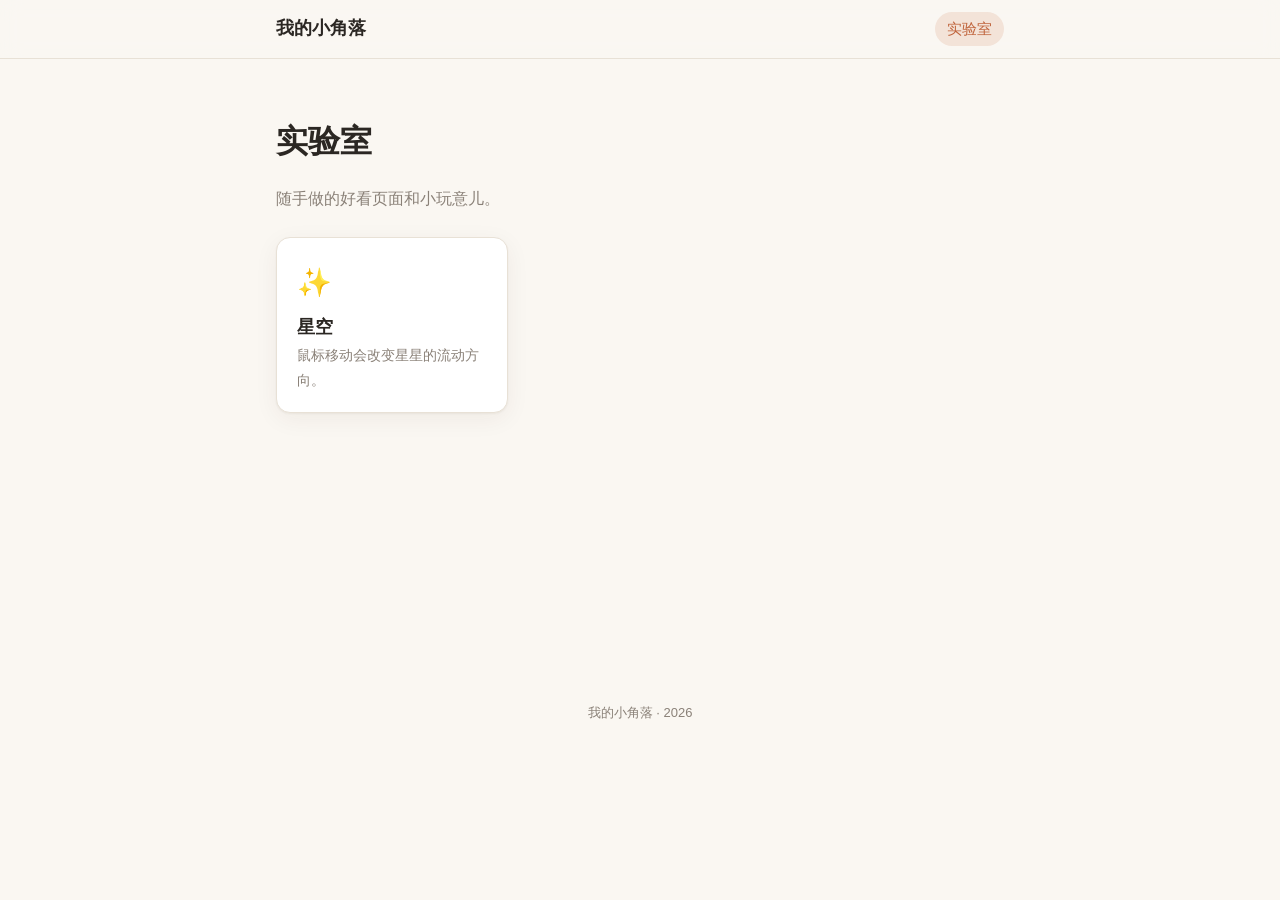
<file: lab/index.html>
<!DOCTYPE html><html lang="zh-CN" data-astro-cid-z4jru4n3><head><meta charset="utf-8"><meta name="viewport" content="width=device-width, initial-scale=1"><link rel="icon" type="image/svg+xml" href="/favicon.svg"><title>实验室 · 我的小角落</title><style>:root{--bg:#faf7f2;--surface:#fff;--text:#2b2723;--muted:#8a8178;--line:#e8e1d6;--accent:#c0643c;--accent-soft:#f3e3d8;--radius:14px;--shadow:0 1px 2px #3c28140d, 0 6px 24px #3c28140f;--serif:"Noto Serif SC", "Songti SC", "STSong", Georgia, serif;--sans:-apple-system, BlinkMacSystemFont, "PingFang SC", "Hiragino Sans GB", "Microsoft YaHei", sans-serif;color-scheme:light dark}@media (prefers-color-scheme:dark){:root{--bg:#1a1816;--surface:#23201d;--text:#ebe5dc;--muted:#9b9288;--line:#36312c;--accent:#e08a5f;--accent-soft:#3a2a20;--shadow:0 1px 2px #0000004d, 0 6px 24px #00000040}}*{box-sizing:border-box}html{-webkit-text-size-adjust:100%}body{background:var(--bg);color:var(--text);font-family:var(--sans);margin:0;font-size:16px;line-height:1.75}a{color:var(--accent);text-decoration:none}a:hover{text-underline-offset:3px;text-decoration:underline}img{max-width:100%;height:auto;display:block}.container{max-width:760px;margin:0 auto;padding:0 16px}.container.wide{max-width:1100px}h1,h2,h3{font-family:var(--serif);font-weight:600;line-height:1.35}.muted{color:var(--muted)}.tag{background:var(--accent-soft);color:var(--accent);border-radius:999px;padding:1px 10px;font-size:12px;display:inline-block}.card{background:var(--surface);border:1px solid var(--line);border-radius:var(--radius);box-shadow:var(--shadow)}.prose{font-family:var(--serif);font-size:17px}.prose p{margin:0 0 1.1em}.prose img{border-radius:10px;margin:1.5em auto}.prose blockquote{border-left:3px solid var(--accent);color:var(--muted);margin:1.5em 0;padding:.2em 1.2em}.prose hr{border:0;border-top:1px dashed var(--line);margin:2.5em 0}.prose code{background:var(--accent-soft);border-radius:4px;padding:.1em .4em;font-size:.9em}.prose pre{border-radius:10px;padding:1em;overflow-x:auto}.site-header[data-astro-cid-z4jru4n3]{z-index:10;backdrop-filter:blur(10px);background:color-mix(in srgb, var(--bg) 85%, transparent);border-bottom:1px solid var(--line);position:sticky;top:0}.bar[data-astro-cid-z4jru4n3]{justify-content:space-between;align-items:center;height:58px;display:flex}.logo[data-astro-cid-z4jru4n3]{font-family:var(--serif);color:var(--text);font-size:18px;font-weight:700}nav[data-astro-cid-z4jru4n3]{gap:4px;display:flex}nav[data-astro-cid-z4jru4n3] a[data-astro-cid-z4jru4n3]{color:var(--muted);border-radius:999px;padding:4px 12px;font-size:15px}nav[data-astro-cid-z4jru4n3] a[data-astro-cid-z4jru4n3]:hover{color:var(--text);text-decoration:none}nav[data-astro-cid-z4jru4n3] a[data-astro-cid-z4jru4n3].active{background:var(--accent-soft);color:var(--accent)}main[data-astro-cid-z4jru4n3]{min-height:70vh;padding-top:40px;padding-bottom:60px}footer[data-astro-cid-z4jru4n3]{text-align:center;padding-bottom:32px;font-size:13px}.grid[data-astro-cid-6hfgsin2]{grid-template-columns:repeat(auto-fill,minmax(220px,1fr));gap:16px;margin-top:24px;display:grid}.item[data-astro-cid-6hfgsin2]{color:var(--text);padding:20px;transition:transform .15s}.item[data-astro-cid-6hfgsin2]:hover{text-decoration:none;transform:translateY(-3px)}.emoji[data-astro-cid-6hfgsin2]{font-size:28px}.item[data-astro-cid-6hfgsin2] h2[data-astro-cid-6hfgsin2]{margin:8px 0 4px;font-size:18px}.item[data-astro-cid-6hfgsin2] p[data-astro-cid-6hfgsin2]{margin:0;font-size:14px}
</style></head><body data-astro-cid-z4jru4n3><header class="site-header" data-astro-cid-z4jru4n3><div class="container  bar" data-astro-cid-z4jru4n3><a href="/" class="logo" data-astro-cid-z4jru4n3>我的小角落</a><nav data-astro-cid-z4jru4n3><a href="/lab/" class="active" data-astro-cid-z4jru4n3>实验室</a></nav></div></header><main class="container " data-astro-cid-z4jru4n3><h1 data-astro-cid-6hfgsin2>实验室</h1><p class="muted" data-astro-cid-6hfgsin2>随手做的好看页面和小玩意儿。</p><div class="grid" data-astro-cid-6hfgsin2><a class="card item" href="/lab/starfield/" data-astro-cid-6hfgsin2><span class="emoji" data-astro-cid-6hfgsin2>✨</span><h2 data-astro-cid-6hfgsin2>星空</h2><p class="muted" data-astro-cid-6hfgsin2>鼠标移动会改变星星的流动方向。</p></a></div></main><footer class="container muted" data-astro-cid-z4jru4n3><p data-astro-cid-z4jru4n3>我的小角落 · 2026</p></footer></body></html>
</file>
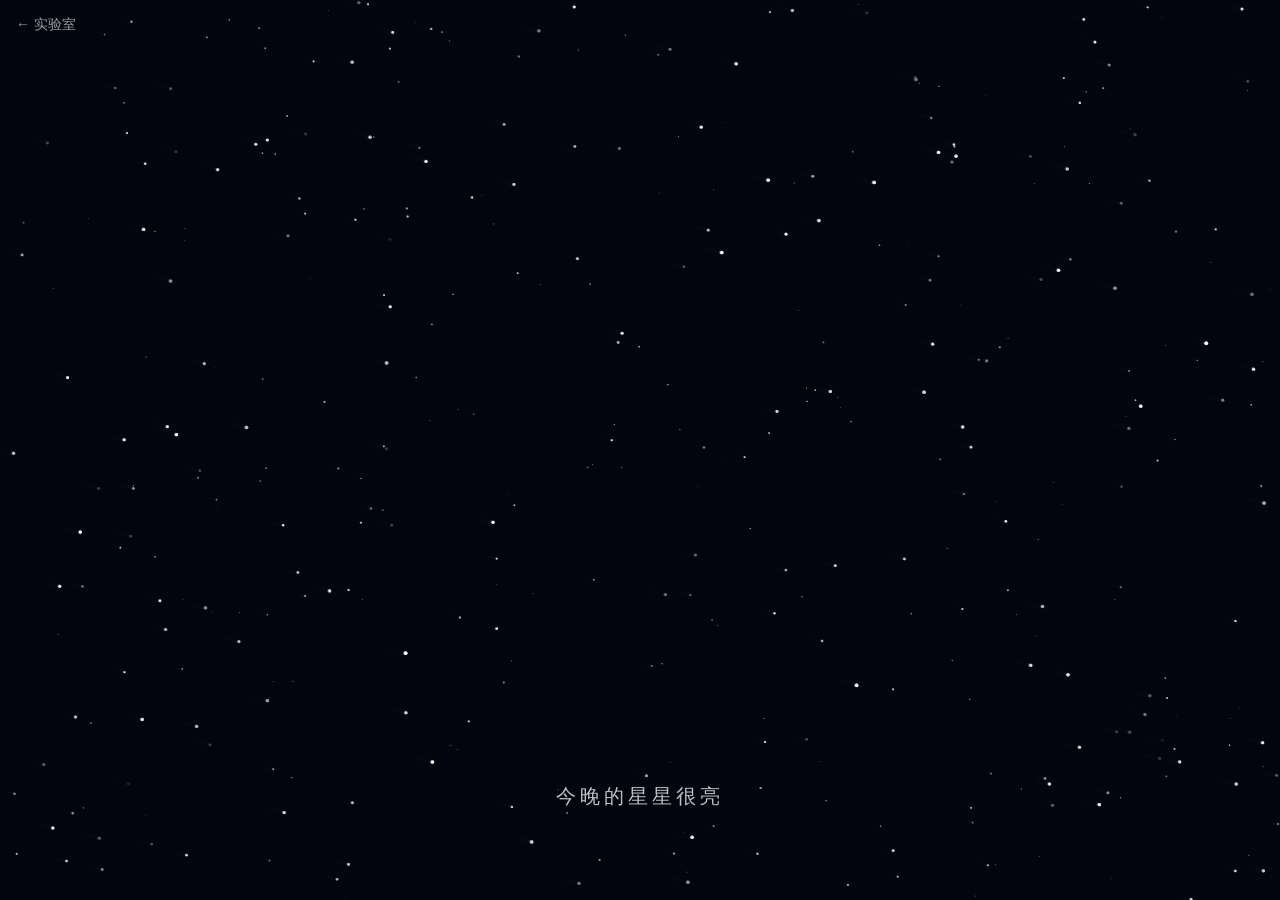
<file: lab/starfield/index.html>
<!DOCTYPE html><html lang="zh-CN" data-astro-cid-ykfivbes><head><meta charset="utf-8"><meta name="viewport" content="width=device-width, initial-scale=1"><title>星空</title><style>html,body{background:#05060f;height:100%;margin:0;overflow:hidden}canvas[data-astro-cid-ykfivbes]{display:block}.back[data-astro-cid-ykfivbes]{color:#fff9;font:14px -apple-system,sans-serif;text-decoration:none;position:fixed;top:16px;left:16px}.back[data-astro-cid-ykfivbes]:hover{color:#fff}.quote[data-astro-cid-ykfivbes]{text-align:center;color:#ffffffbf;letter-spacing:.2em;width:100%;font:20px Songti SC,serif;position:fixed;bottom:10vh}
</style></head><body data-astro-cid-ykfivbes><canvas id="c" data-astro-cid-ykfivbes></canvas><a class="back" href="/lab/" data-astro-cid-ykfivbes>← 实验室</a><div class="quote" data-astro-cid-ykfivbes>今晚的星星很亮</div><script type="module">var e=document.getElementById(`c`),t=e.getContext(`2d`),n=0,r=0,i=.3,a=.1,o=Array.from({length:400},()=>({x:Math.random(),y:Math.random(),z:Math.random()*.9+.1,t:Math.random()*Math.PI*2}));function s(){n=e.width=innerWidth*devicePixelRatio,r=e.height=innerHeight*devicePixelRatio}addEventListener(`resize`,s),addEventListener(`pointermove`,e=>{i=(e.clientX/innerWidth-.5)*2,a=(e.clientY/innerHeight-.5)*2}),s();function c(){t.fillStyle=`rgba(5, 6, 15, 0.35)`,t.fillRect(0,0,n,r);for(let e of o){e.x=(e.x+i*e.z*6e-4+1)%1,e.y=(e.y+a*e.z*6e-4+1)%1,e.t+=.03;let o=.5+Math.sin(e.t)*.5*e.z;t.fillStyle=`rgba(${200+e.z*55}, ${210+e.z*45}, 255, ${o})`,t.beginPath(),t.arc(e.x*n,e.y*r,e.z*1.8*devicePixelRatio,0,Math.PI*2),t.fill()}requestAnimationFrame(c)}c();</script></body></html>
</file>
<file: _astro/index.CpRTo77l.css>
.clockFace[data-astro-cid-smylvfya]{fill:#100c2e59;stroke:#e1d7ff80}.tick[data-astro-cid-smylvfya]{stroke:#e1d7ff73;stroke-linecap:round}.tick[data-astro-cid-smylvfya].major{stroke:#f0e8ffd9}.numeral[data-astro-cid-smylvfya]{fill:#f0e8ffbf;text-anchor:middle;dominant-baseline:central;font-family:Songti SC,Georgia,serif}.hand[data-astro-cid-smylvfya]{stroke-linecap:round}line[data-astro-cid-smylvfya],circle[data-astro-cid-smylvfya]{vector-effect:non-scaling-stroke}.hour[data-astro-cid-smylvfya],.minute[data-astro-cid-smylvfya]{stroke:#f5f0ffe6}.second[data-astro-cid-smylvfya]{stroke:#4bcbdf}.pin[data-astro-cid-smylvfya]{fill:#f6f1ff}.clock[data-astro-cid-smylvfya].big{opacity:.24}.clock[data-astro-cid-smylvfya].big .clockFace[data-astro-cid-smylvfya]{fill:none}.clock[data-astro-cid-smylvfya].gold .clockFace[data-astro-cid-smylvfya]{fill:#f3ead2;stroke:#d9c38a}.clock[data-astro-cid-smylvfya].gold .tick[data-astro-cid-smylvfya],.clock[data-astro-cid-smylvfya].gold .tick[data-astro-cid-smylvfya].major{stroke:#3b2f5c}.clock[data-astro-cid-smylvfya].gold .numeral[data-astro-cid-smylvfya]{fill:#3b2f5c}.clock[data-astro-cid-smylvfya].gold .hour[data-astro-cid-smylvfya],.clock[data-astro-cid-smylvfya].gold .minute[data-astro-cid-smylvfya]{stroke:#2a2350}.clock[data-astro-cid-smylvfya].gold .pin[data-astro-cid-smylvfya]{fill:#2a2350}.rose[data-astro-cid-nqkk2a3x]{opacity:var(--fog,1);transition:opacity 8s}.rose[data-astro-cid-nqkk2a3x].is-hidden{opacity:0}.lines[data-astro-cid-nqkk2a3x] .tint{fill:#13163f!important}.lines[data-astro-cid-nqkk2a3x] .ink{fill:#b4d0ffeb!important}.lines[data-astro-cid-nqkk2a3x] .vein{fill:#96bef080!important}.portal[data-astro-cid-lxfdwzhj]{cursor:pointer;outline:none}.portal[data-astro-cid-lxfdwzhj] polygon{stroke-linejoin:round}.glowFill[data-astro-cid-lxfdwzhj]{transition:filter .6s}.portal[data-astro-cid-lxfdwzhj]:hover .glowFill[data-astro-cid-lxfdwzhj],.portal[data-astro-cid-lxfdwzhj]:focus-visible .glowFill[data-astro-cid-lxfdwzhj]{filter:brightness(1.45)saturate(1.2)}.spill[data-astro-cid-lxfdwzhj]{opacity:.55;transition:opacity .6s}.portal[data-astro-cid-lxfdwzhj]:hover .spill[data-astro-cid-lxfdwzhj],.portal[data-astro-cid-lxfdwzhj]:focus-visible .spill[data-astro-cid-lxfdwzhj]{opacity:1}.spill[data-astro-cid-lxfdwzhj].rose{fill:#ff82be80}.spill[data-astro-cid-lxfdwzhj].aqua{fill:#5adcf073}.stoneBack[data-astro-cid-lxfdwzhj]{fill:#0e0d2a;stroke:#b4aae62e;stroke-width:.8px}.stone[data-astro-cid-lxfdwzhj]{stroke:#d2c8ff73;stroke-width:1px}.stoneInner[data-astro-cid-lxfdwzhj]{fill:#120f30;stroke:#c8beff4d;stroke-width:.8px}.keystone[data-astro-cid-lxfdwzhj]{fill:#c8a96a}.rimWash[data-astro-cid-lxfdwzhj]{fill:url(#mercuryRim);opacity:.22;stroke:none}.rimLight[data-astro-cid-lxfdwzhj]{fill:none;stroke:url(#mercuryRim);stroke-width:3.2px;stroke-linejoin:round;filter:drop-shadow(0 0 4px #bef5ffcc)}.rimLight[data-astro-cid-lxfdwzhj].thin{stroke-width:1.4px}.coldSpill[data-astro-cid-lxfdwzhj]{fill:#bef5ff59}.frameBack[data-astro-cid-lxfdwzhj]{fill:#1a1430}.frame[data-astro-cid-lxfdwzhj]{stroke:#5c4a24;stroke-width:.8px}.bead[data-astro-cid-lxfdwzhj]{fill:none;stroke:#ffe6aa8c;stroke-width:1px;stroke-dasharray:1.5 3}.streak[data-astro-cid-lxfdwzhj]{fill:#ffffff38;stroke:none}.finial[data-astro-cid-lxfdwzhj]{fill:#e6cf8f}.dropShadow[data-astro-cid-lxfdwzhj]{fill:#00000a99}.hover-float[data-astro-cid-lxfdwzhj]{animation:13s ease-in-out infinite bob}@keyframes bob{0%,to{transform:translateY(0)}50%{transform:translateY(-7px)}}.cagePlate[data-astro-cid-lxfdwzhj]{fill:#2b2340;stroke:#8a7240;stroke-width:1px}.bar[data-astro-cid-lxfdwzhj]{fill:none;stroke:#c9a85e;stroke-width:1.4px;stroke-linecap:round}.bar[data-astro-cid-lxfdwzhj].back{stroke:#6e5a32;stroke-width:1.1px}.ringLine[data-astro-cid-lxfdwzhj]{fill:none;stroke:#c9a85e;stroke-width:1.6px}.ringLine[data-astro-cid-lxfdwzhj].thin{stroke-width:.9px;stroke:#a88a4c}.hook[data-astro-cid-lxfdwzhj]{fill:none;stroke:#c9a85e;stroke-width:1.4px}.orb[data-astro-cid-lxfdwzhj]{animation:9s ease-in-out infinite alternate pulse}@keyframes pulse{0%{opacity:.75}to{opacity:1}}.lineart[data-astro-cid-lxfdwzhj]{--ink:#bed0ffe0}.lineart[data-astro-cid-lxfdwzhj].door{--ink:#ffc4e4e6;filter:drop-shadow(0 0 3px #ff8cc88c)}.lineart[data-astro-cid-lxfdwzhj].mirror{--ink:#f5dca0e6;filter:drop-shadow(0 0 3px #bea0ff8c)}.lineart[data-astro-cid-lxfdwzhj].cage{--ink:#a0eef8eb;filter:drop-shadow(0 0 3px #5adcf08c)}.lineart[data-astro-cid-lxfdwzhj] .stoneBack[data-astro-cid-lxfdwzhj],.lineart[data-astro-cid-lxfdwzhj] .stone[data-astro-cid-lxfdwzhj],.lineart[data-astro-cid-lxfdwzhj] .stoneInner[data-astro-cid-lxfdwzhj],.lineart[data-astro-cid-lxfdwzhj] .frameBack[data-astro-cid-lxfdwzhj],.lineart[data-astro-cid-lxfdwzhj] .frame[data-astro-cid-lxfdwzhj],.lineart[data-astro-cid-lxfdwzhj] .cagePlate[data-astro-cid-lxfdwzhj]{stroke:var(--ink);stroke-width:1px;fill:#0b0a24!important}.lineart[data-astro-cid-lxfdwzhj] .stoneBack[data-astro-cid-lxfdwzhj],.lineart[data-astro-cid-lxfdwzhj] .frameBack[data-astro-cid-lxfdwzhj]{stroke-opacity:.45}.lineart[data-astro-cid-lxfdwzhj] .bar[data-astro-cid-lxfdwzhj],.lineart[data-astro-cid-lxfdwzhj] .ringLine[data-astro-cid-lxfdwzhj],.lineart[data-astro-cid-lxfdwzhj] .hook[data-astro-cid-lxfdwzhj]{stroke:var(--ink)}.lineart[data-astro-cid-lxfdwzhj] .bar[data-astro-cid-lxfdwzhj].back{stroke-opacity:.4}.lineart[data-astro-cid-lxfdwzhj] .bead[data-astro-cid-lxfdwzhj]{stroke:var(--ink);stroke-opacity:.6}.lineart[data-astro-cid-lxfdwzhj] .glowFill[data-astro-cid-lxfdwzhj]{fill-opacity:.38;stroke:var(--ink);stroke-width:.8px}.lineart[data-astro-cid-lxfdwzhj] .orb[data-astro-cid-lxfdwzhj]{fill-opacity:.85;stroke:none}.lineart[data-astro-cid-lxfdwzhj] .streak[data-astro-cid-lxfdwzhj]{fill:none;stroke:var(--ink);stroke-opacity:.5;stroke-width:.7px}.lineart[data-astro-cid-lxfdwzhj] .keystone[data-astro-cid-lxfdwzhj],.lineart[data-astro-cid-lxfdwzhj] .finial[data-astro-cid-lxfdwzhj]{fill:var(--ink)}.lineart[data-astro-cid-lxfdwzhj] .spill[data-astro-cid-lxfdwzhj]{opacity:.35}.guide[data-astro-cid-lxfdwzhj]{fill:none;stroke:var(--ink);stroke-opacity:.6;stroke-width:.8px;stroke-dasharray:3 4}.node[data-astro-cid-lxfdwzhj]{fill:var(--ink)}.portalLabel[data-astro-cid-lxfdwzhj]{fill:#f0ecffeb;letter-spacing:.4em;text-anchor:middle;paint-order:stroke;stroke:#0a081ed9;stroke-width:4px;font-family:Songti SC,Noto Serif SC,serif;font-size:15px}.portalHint[data-astro-cid-lxfdwzhj]{fill:#dcd7f5b3;letter-spacing:.25em;text-anchor:middle;opacity:0;paint-order:stroke;stroke:#0a081ed9;stroke-width:3px;font-family:Songti SC,Noto Serif SC,serif;font-size:11px;transition:opacity .6s}.portal[data-astro-cid-lxfdwzhj]:hover .portalHint[data-astro-cid-lxfdwzhj],.portal[data-astro-cid-lxfdwzhj]:focus-visible .portalHint[data-astro-cid-lxfdwzhj]{opacity:1}@media (prefers-reduced-motion:reduce){.hover-float[data-astro-cid-lxfdwzhj],.orb[data-astro-cid-lxfdwzhj]{animation:none}}.scene[data-astro-cid-lfxllqiz]{z-index:3;aspect-ratio:1440/900;flex-shrink:0;width:max(700px,min(100vw,150vh));position:relative;container-type:inline-size}svg[data-astro-cid-lfxllqiz]{width:100%;height:100%;position:absolute;inset:0;overflow:visible}.stone[data-astro-cid-lfxllqiz].tp{fill:#4d4796}.stone[data-astro-cid-lfxllqiz].fl{fill:#2c2867}.stone[data-astro-cid-lfxllqiz].fr{fill:#3a347f}.pale[data-astro-cid-lfxllqiz].tp{fill:#d9cff7}.pale[data-astro-cid-lfxllqiz].fl{fill:#4a4482}.pale[data-astro-cid-lfxllqiz].fr{fill:#b2a8e4}.col[data-astro-cid-lfxllqiz].tp{fill:#6a63b8}.col[data-astro-cid-lfxllqiz].fl,.col[data-astro-cid-lfxllqiz].fr{fill:url(#colFade)}.col[data-astro-cid-lfxllqiz].fr{opacity:.85}.slab[data-astro-cid-lfxllqiz].fl{fill:#100e2c}.slab[data-astro-cid-lfxllqiz].fr{fill:#17143a}.ivory[data-astro-cid-lfxllqiz].tp{fill:#f4f1ff}.ivory[data-astro-cid-lfxllqiz].fl{fill:#c4bdea}.ivory[data-astro-cid-lfxllqiz].fr{fill:#dbd5f7}.gold[data-astro-cid-lfxllqiz].tp,.gold[data-astro-cid-lfxllqiz].fl,.gold[data-astro-cid-lfxllqiz].fr{fill:#e6d3a2}.dark[data-astro-cid-lfxllqiz].tp{fill:#3e3780}.dark[data-astro-cid-lfxllqiz].fl{fill:#221e55}.dark[data-astro-cid-lfxllqiz].fr{fill:#2c276a}polygon[data-astro-cid-lfxllqiz]{stroke:#e1d7ff14;stroke-width:.7px;stroke-linejoin:round}.giant[data-astro-cid-lfxllqiz]{opacity:.3}.giant[data-astro-cid-lfxllqiz] polygon[data-astro-cid-lfxllqiz]{stroke:#e1d7ff26}.orbit[data-astro-cid-lfxllqiz]{fill:none;stroke:#a0f0e18c;stroke-width:1.2px;stroke-dasharray:1 7;stroke-linecap:round}.sphere[data-astro-cid-lfxllqiz]{opacity:.55}.planetRing[data-astro-cid-lfxllqiz]{fill:none;stroke:#ffe1f066;stroke-width:1.4px}.planetRing[data-astro-cid-lfxllqiz].back{stroke:#ffe1f029}.tileAcc[data-astro-cid-lfxllqiz]{opacity:.95}.tileA[data-astro-cid-lfxllqiz]{fill:#1c1946}.tileB[data-astro-cid-lfxllqiz]{fill:#121031}.floorEdge[data-astro-cid-lfxllqiz]{fill:none;stroke:#e6dcff59;stroke-width:1px}.grid[data-astro-cid-lfxllqiz]{fill:none;stroke:#c8beff12;stroke-width:.8px}.rings[data-astro-cid-lfxllqiz] circle[data-astro-cid-lfxllqiz]{fill:none;stroke:#d2c8ff1f;stroke-width:1px;vector-effect:non-scaling-stroke}.rings[data-astro-cid-lfxllqiz] .dash[data-astro-cid-lfxllqiz]{stroke-dasharray:2 8;stroke:#d2c8ff38}.winEdge[data-astro-cid-lfxllqiz]{fill:none;stroke:#f0e8ff66;stroke-width:1.2px}.star[data-astro-cid-lfxllqiz]{fill:#fff;opacity:.85}.pool[data-astro-cid-lfxllqiz]{stroke:none!important}.pool[data-astro-cid-lfxllqiz].candle{animation:5s ease-in-out infinite alternate glowFlicker}.tileCell[data-astro-cid-lfxllqiz]{shape-rendering:crispedges}.tileGrid[data-astro-cid-lfxllqiz]{fill:none;stroke:#9696dc24;stroke-width:.6px}.lampMetal[data-astro-cid-lfxllqiz].tp{fill:#6a70a0}.lampMetal[data-astro-cid-lfxllqiz].fl{fill:#3b3f70}.lampMetal[data-astro-cid-lfxllqiz].fr{fill:#565c94}.cone[data-astro-cid-lfxllqiz]{filter:blur(7px);stroke:none!important}.mercuryLight[data-astro-cid-lfxllqiz],.bulb[data-astro-cid-lfxllqiz]{animation:17s step-end infinite hum}@keyframes hum{0%,41%,44%,to{opacity:1}42%{opacity:.55}43%{opacity:.85}}.bulb[data-astro-cid-lfxllqiz]{stroke:none}.sunflower[data-astro-cid-lfxllqiz] circle[data-astro-cid-lfxllqiz]{fill:#c8e1ff38;stroke:none}.shadow[data-astro-cid-lfxllqiz]{fill:#08061ebf}.organ[data-astro-cid-lfxllqiz]{cursor:pointer;filter:drop-shadow(0 0 3px #8caaff80);outline:none}.organ[data-astro-cid-lfxllqiz].lineart polygon[data-astro-cid-lfxllqiz],.organ[data-astro-cid-lfxllqiz].lineart path[data-astro-cid-lfxllqiz]:not(.guide),.organ[data-astro-cid-lfxllqiz].lineart ellipse[data-astro-cid-lfxllqiz]:not(.shadow):not(.flame){stroke-linejoin:round;fill:#0b0a24!important;stroke:#bed0ffd9!important;stroke-width:.9px!important}.organ[data-astro-cid-lfxllqiz].lineart .pipes[data-astro-cid-lfxllqiz] polygon[data-astro-cid-lfxllqiz]{fill-opacity:.16;fill:url(#pipeG)!important;stroke:#d7e4fff2!important}.organ[data-astro-cid-lfxllqiz].lineart .pipes[data-astro-cid-lfxllqiz] .pipeMouth[data-astro-cid-lfxllqiz]{fill-opacity:1;fill:#0b0a24!important}.organ[data-astro-cid-lfxllqiz].lineart polygon[data-astro-cid-lfxllqiz].roseGlass{fill-opacity:.55;fill:url(#organRoseG)!important;stroke:none!important}.organ[data-astro-cid-lfxllqiz].lineart polygon[data-astro-cid-lfxllqiz].roseRing,.organ[data-astro-cid-lfxllqiz].lineart polygon[data-astro-cid-lfxllqiz].spike{stroke:#f0d796e6!important}.organ[data-astro-cid-lfxllqiz].lineart polygon[data-astro-cid-lfxllqiz].arcOuter{stroke:#f0d796b3!important}.organ[data-astro-cid-lfxllqiz].lineart polygon[data-astro-cid-lfxllqiz].sheet{fill:#f0e8d240!important}.organ[data-astro-cid-lfxllqiz].lineart path[data-astro-cid-lfxllqiz].roseSpokes{fill:none!important;stroke:#f0d796cc!important}.organ[data-astro-cid-lfxllqiz].lineart path[data-astro-cid-lfxllqiz].keyLines{fill:none!important;stroke:#bed0ff66!important}.guide[data-astro-cid-lfxllqiz]{fill:none;stroke:#c8d7ff80;stroke-width:.8px;stroke-dasharray:3 4}.node[data-astro-cid-lfxllqiz]{fill:#f0d796f2}.arcOuter[data-astro-cid-lfxllqiz]{fill:#15132f;stroke:#c8aa6e8c;stroke-width:.9px}.arcInner[data-astro-cid-lfxllqiz]{fill:#0d0c22;stroke:#a096dc40;stroke-width:.6px}.roof[data-astro-cid-lfxllqiz]{fill:#1c1a3e;stroke:#c8beff2e;stroke-width:.8px}.gable[data-astro-cid-lfxllqiz]{fill:#24214c;stroke:#d2c8ff4d;stroke-width:.9px}.roseRing[data-astro-cid-lfxllqiz]{fill:#c8a96a;stroke:#5c4a24;stroke-width:.6px}.roseGlass[data-astro-cid-lfxllqiz]{stroke:none;transition:filter .6s}.roseSpokes[data-astro-cid-lfxllqiz]{fill:none;stroke:#6b5530;stroke-width:1.3px}.spike[data-astro-cid-lfxllqiz].l{fill:#6e5a32;stroke:#3a2e18;stroke-width:.6px}.spike[data-astro-cid-lfxllqiz].r{fill:#a8884a;stroke:#3a2e18;stroke-width:.6px}.pipes[data-astro-cid-lfxllqiz] polygon[data-astro-cid-lfxllqiz]{stroke:#14163cb3;stroke-width:.6px}.pipeCap[data-astro-cid-lfxllqiz]{fill:#0c0e28}.pipeMouth[data-astro-cid-lfxllqiz]{fill:#0b0c24;stroke:none!important}.desk[data-astro-cid-lfxllqiz]{fill:#14122e;stroke:#c8beff40;stroke-width:.7px}.sheet[data-astro-cid-lfxllqiz]{fill:#efe9d8;stroke:none;opacity:.85}.keyLines[data-astro-cid-lfxllqiz]{stroke:#463c788c;stroke-width:.6px;fill:none}.flame[data-astro-cid-lfxllqiz]{fill:#fff6d6;transform-box:fill-box;transform-origin:50% 100%;animation:5s ease-in-out infinite alternate flameFlicker}.flameGlow[data-astro-cid-lfxllqiz]{animation:5s ease-in-out infinite alternate glowFlicker}@keyframes flameFlicker{0%{opacity:.85;transform:scale(1)}40%{opacity:1;transform:scale(.95,1.1)}70%{opacity:.9;transform:scale(1.03,.95)}to{opacity:1;transform:scaleY(1.04)}}@keyframes glowFlicker{0%{opacity:.75}40%{opacity:1}70%{opacity:.85}to{opacity:.95}}.organ[data-astro-cid-lfxllqiz]:hover .roseGlass[data-astro-cid-lfxllqiz],.organ[data-astro-cid-lfxllqiz]:focus-visible .roseGlass[data-astro-cid-lfxllqiz]{filter:brightness(1.4)}.organ[data-astro-cid-lfxllqiz].ring{animation:3.6s ease-out chime}@keyframes chime{0%{filter:drop-shadow(0 0 #c8d2ff00)}15%{filter:drop-shadow(0 0 26px #c8d2ffbf)}to{filter:drop-shadow(0 0 #c8d2ff00)}}.morph[data-astro-cid-lfxllqiz]{transition:filter 6s}.morph[data-astro-cid-lfxllqiz] polygon,.morph[data-astro-cid-lfxllqiz] circle,.morph[data-astro-cid-lfxllqiz] rect,.morph[data-astro-cid-lfxllqiz] line,.morph[data-astro-cid-lfxllqiz] path,.morph[data-astro-cid-lfxllqiz] ellipse{transition:fill-opacity 6s,stroke 6s,stroke-width 6s}.morph[data-astro-cid-lfxllqiz].is-wire polygon,.morph[data-astro-cid-lfxllqiz].is-wire circle,.morph[data-astro-cid-lfxllqiz].is-wire rect,.morph[data-astro-cid-lfxllqiz].is-wire ellipse{fill-opacity:.03;stroke:#bee1ffb3;stroke-width:.9px}.morph[data-astro-cid-lfxllqiz].is-wire .star{fill-opacity:1;stroke:none}.morph[data-astro-cid-lfxllqiz].is-blur{filter:blur(5px)brightness(.75)opacity(.7)}.float[data-astro-cid-lfxllqiz]{animation:18s ease-in-out infinite drift}.float[data-astro-cid-lfxllqiz].slow{animation-duration:28s}@keyframes drift{0%,to{transform:translateY(0)}50%{transform:translateY(-10px)}}@media (prefers-reduced-motion:reduce){.float[data-astro-cid-lfxllqiz],.organ[data-astro-cid-lfxllqiz].ring,.mercuryLight[data-astro-cid-lfxllqiz],.bulb[data-astro-cid-lfxllqiz],.flame[data-astro-cid-lfxllqiz],.flameGlow[data-astro-cid-lfxllqiz]{animation:none}}html{scroll-behavior:smooth}body{color:#e9ecf6;background:#000;margin:0;font-family:Songti SC,Noto Serif SC,STSong,serif;overflow-x:hidden}#world[data-astro-cid-lcdefpme]{z-index:1;pointer-events:none;width:100vw;height:100vh;position:fixed;inset:0}.grain[data-astro-cid-lcdefpme]{z-index:5;pointer-events:none;opacity:.07;background-image:url("data:image/svg+xml;utf8,<svg xmlns='http://www.w3.org/2000/svg' width='180' height='180'><filter id='n'><feTurbulence type='fractalNoise' baseFrequency='0.9' numOctaves='2' stitchTiles='stitch'/></filter><rect width='100%' height='100%' filter='url(%23n)'/></svg>");animation:3.6s steps(6,end) infinite grain;position:fixed;inset:-50%}@keyframes grain{0%{transform:translate(0)}33%{transform:translate(-3%,2%)}66%{transform:translate(2%,-3%)}to{transform:translate(0)}}section[data-astro-cid-lcdefpme]{position:relative}.sky[data-astro-cid-lcdefpme]{background:linear-gradient(#000 0% 50%,#04041a 64%,#0b0a2c 76%,#16143f 87%,#221f55 95%,#2c2865 100%);height:200vh}.title[data-astro-cid-lcdefpme]{text-align:center;z-index:2;width:100%;position:absolute;top:34vh}.title[data-astro-cid-lcdefpme] h1[data-astro-cid-lcdefpme]{letter-spacing:.5em;text-shadow:0 0 24px #c8d2ff59;margin:0;padding-left:.5em;font-size:clamp(30px,5vw,56px);font-weight:400}.title[data-astro-cid-lcdefpme] p[data-astro-cid-lcdefpme]{letter-spacing:.6em;color:#dce1f58c;margin:18px 0 0;padding-left:.6em;font-size:15px}.hint[data-astro-cid-lcdefpme]{z-index:2;letter-spacing:.4em;color:#dce1f573;flex-direction:column;align-items:center;gap:10px;font-size:12px;display:flex;position:absolute;top:calc(100vh - 90px);left:50%;transform:translate(-50%)}.hint[data-astro-cid-lcdefpme] i[data-astro-cid-lcdefpme]{transform-origin:top;background:linear-gradient(#fff9,#0000);width:1px;height:42px;animation:4.5s ease-in-out infinite drip}@keyframes drip{0%,to{opacity:.3;transform:scaleY(.3)}50%{opacity:1;transform:scaleY(1)}}.whisper[data-astro-cid-lcdefpme]{z-index:2;letter-spacing:.45em;color:#e1e6fab3;writing-mode:vertical-rl;margin:0;font-size:clamp(14px,1.4vw,18px);position:absolute}.reveal[data-astro-cid-lcdefpme]{opacity:0;filter:blur(6px);transition:opacity 3s,filter 3s,transform 3s;transform:translateY(14px)}.reveal[data-astro-cid-lcdefpme].in{opacity:1;filter:blur();transform:none}.sea[data-astro-cid-lcdefpme]{background:linear-gradient(#2c2865 0%,#2a3277 12%,#222a6a 22%,#1b2058 32%,#161848 46%,#13123c 60%,#110e33 82%,#100c2e 100%);height:230vh;margin-top:-1px}.sea[data-astro-cid-lcdefpme]:before{content:"";pointer-events:none;z-index:1;background:radial-gradient(70% 48%,#9682ff33,#0000 70%),radial-gradient(45% 26%,#c8b4ff1a,#0000 70%);height:100vh;position:absolute;top:-50vh;left:0;right:0}.rays[data-astro-cid-lcdefpme]{pointer-events:none;height:120vh;position:absolute;top:10vh;left:0;right:0;overflow:hidden;mask-image:linear-gradient(#0000,#000 25%,#0000)}.rays[data-astro-cid-lcdefpme] i[data-astro-cid-lcdefpme]{filter:blur(18px);transform-origin:top;background:linear-gradient(#b4afff2b,#0000 80%);width:14vw;height:120%;animation:20s ease-in-out infinite alternate sway;position:absolute;top:-10%}.rays[data-astro-cid-lcdefpme] i[data-astro-cid-lcdefpme]:first-child{animation-delay:-2s;left:8%;transform:rotate(12deg)}.rays[data-astro-cid-lcdefpme] i[data-astro-cid-lcdefpme]:nth-child(2){width:8vw;animation-delay:-5s;left:28%;transform:rotate(8deg)}.rays[data-astro-cid-lcdefpme] i[data-astro-cid-lcdefpme]:nth-child(3){left:48%;transform:rotate(4deg)}.rays[data-astro-cid-lcdefpme] i[data-astro-cid-lcdefpme]:nth-child(4){width:6vw;animation-delay:-7s;left:66%;transform:rotate(-2deg)}.rays[data-astro-cid-lcdefpme] i[data-astro-cid-lcdefpme]:nth-child(5){width:10vw;animation-delay:-3s;left:82%;transform:rotate(-6deg)}@keyframes sway{0%{opacity:.5;translate:-2vw}to{opacity:1;translate:2vw}}.bed[data-astro-cid-lcdefpme]{background:linear-gradient(#100c2e 0%,#0b0924 45%,#06051a 100%);flex-direction:column;justify-content:center;align-items:center;min-height:110vh;display:flex;overflow:hidden}.glow[data-astro-cid-lcdefpme]{filter:blur(10px);background:radial-gradient(35% 40%,#ffbedc12,#0000 70%),radial-gradient(50% 50% at 35% 60%,#aa96ff0f,#0000 70%),radial-gradient(50% 50% at 68% 55%,#8ce6ff0f,#0000 70%);width:120vw;height:80vh;animation:18s ease-in-out infinite breathe;position:absolute;top:55%;left:50%;transform:translate(-50%,-50%)}@keyframes breathe{0%,to{opacity:.75}50%{opacity:1}}.orb[data-astro-cid-lcdefpme]{filter:blur(2px);z-index:2;border-radius:50%;animation:26s ease-in-out infinite float;position:absolute}.o1[data-astro-cid-lcdefpme]{background:radial-gradient(#fff,#ffbedc66 50%,#0000 70%);width:14px;height:14px;top:30%;left:14%}.o2[data-astro-cid-lcdefpme]{background:radial-gradient(#fff,#aa96ff66 50%,#0000 70%);width:9px;height:9px;animation-delay:-4s;top:24%;left:80%}.o3[data-astro-cid-lcdefpme]{background:radial-gradient(#fff,#8ce6ff59 50%,#0000 70%);width:18px;height:18px;animation-delay:-8s;top:68%;left:72%}.o4[data-astro-cid-lcdefpme]{background:radial-gradient(#fff,#ffdcb466 50%,#0000 70%);width:7px;height:7px;animation-delay:-2s;top:72%;left:24%}@keyframes float{0%,to{transform:translate(0)}33%{transform:translate(18px,-26px)}66%{transform:translate(-14px,-10px)}}.room-title[data-astro-cid-lcdefpme]{z-index:4;text-align:center;letter-spacing:.8em;color:#f0e1f599;margin:0;padding-left:.8em;font-size:14px;position:absolute;top:7vh;left:0;right:0}.ascend[data-astro-cid-lcdefpme]{z-index:3;color:#e6e1f573;font:inherit;letter-spacing:.4em;cursor:pointer;background:0 0;border:0;font-size:12px;position:absolute;bottom:28px;left:50%;transform:translate(-50%)}.ascend[data-astro-cid-lcdefpme]:hover{color:#ffffffd9}@media (width<=600px){.whisper[data-astro-cid-lcdefpme]{font-size:13px}}@media (prefers-reduced-motion:reduce){[data-astro-cid-lcdefpme],[data-astro-cid-lcdefpme]:before,[data-astro-cid-lcdefpme]:after{transition:none!important;animation:none!important}html{scroll-behavior:auto}.reveal[data-astro-cid-lcdefpme]{opacity:1;filter:none;transform:none}}
</file>
